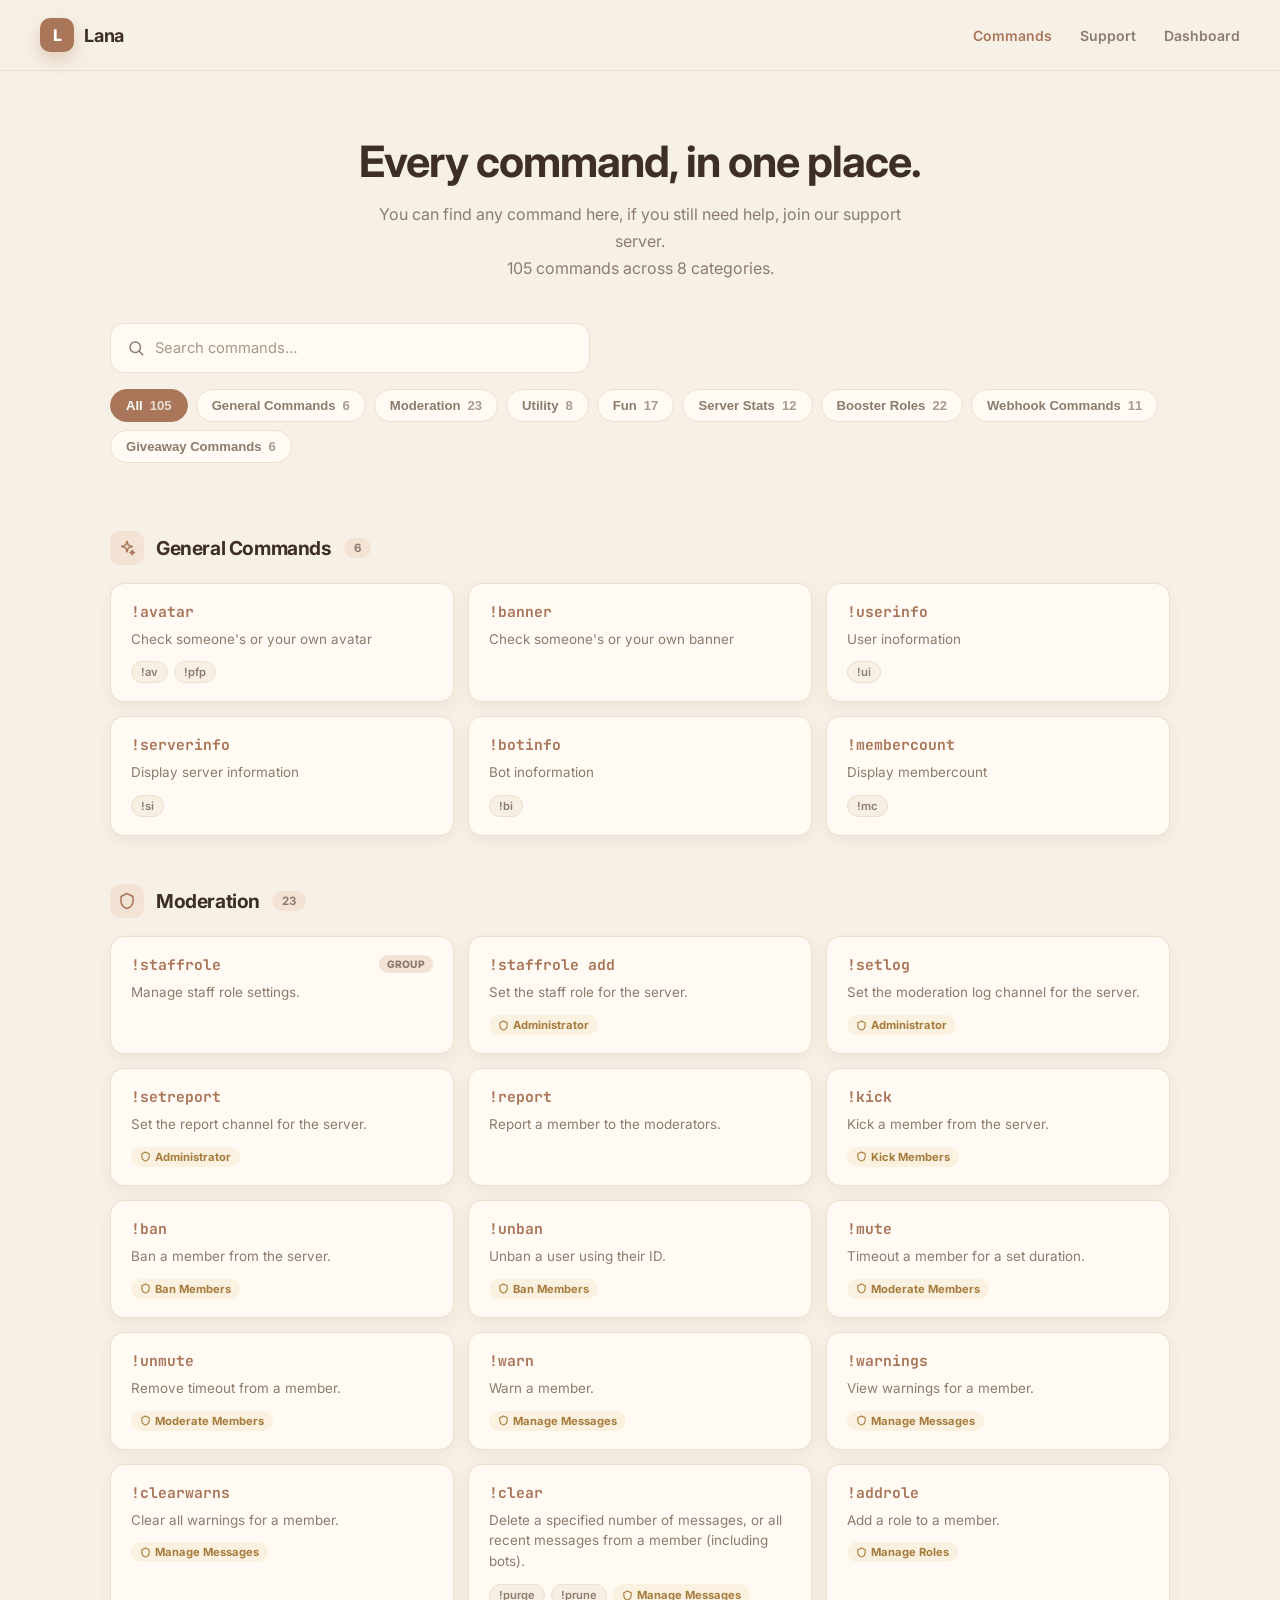
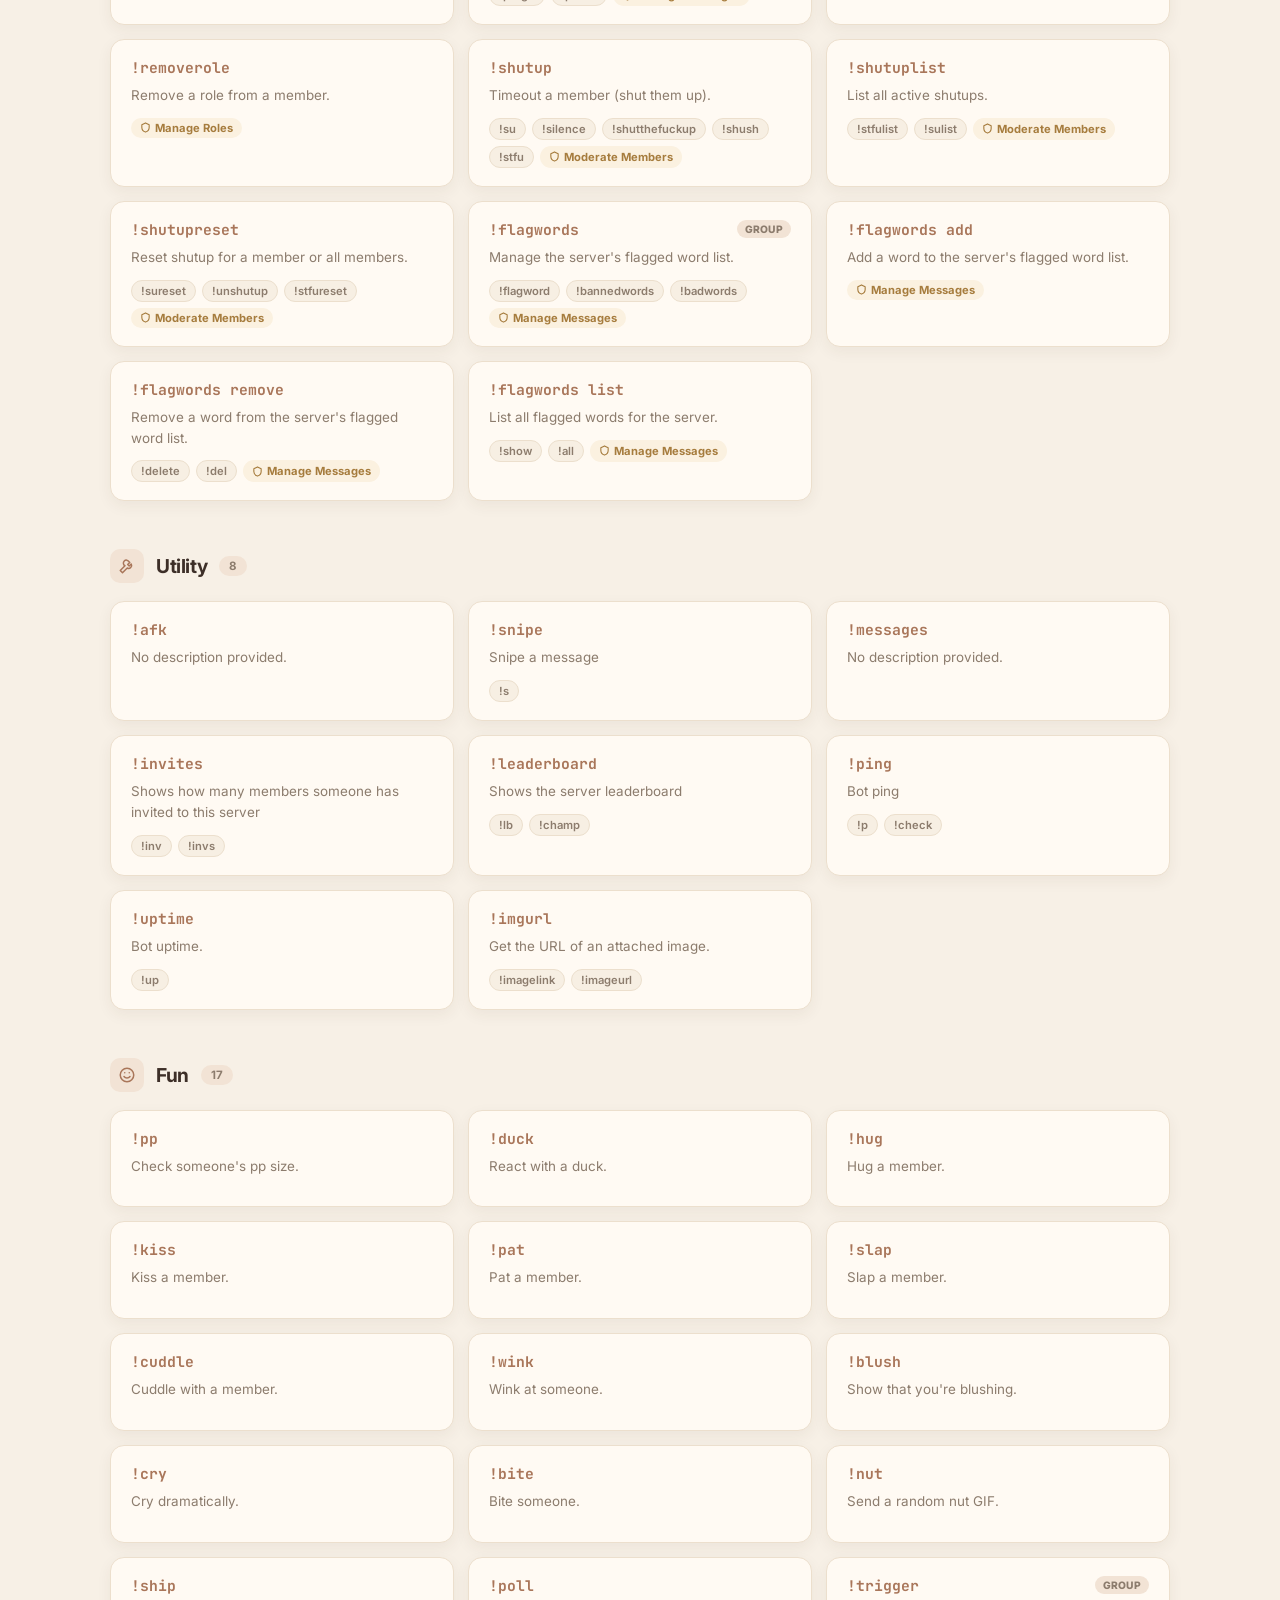
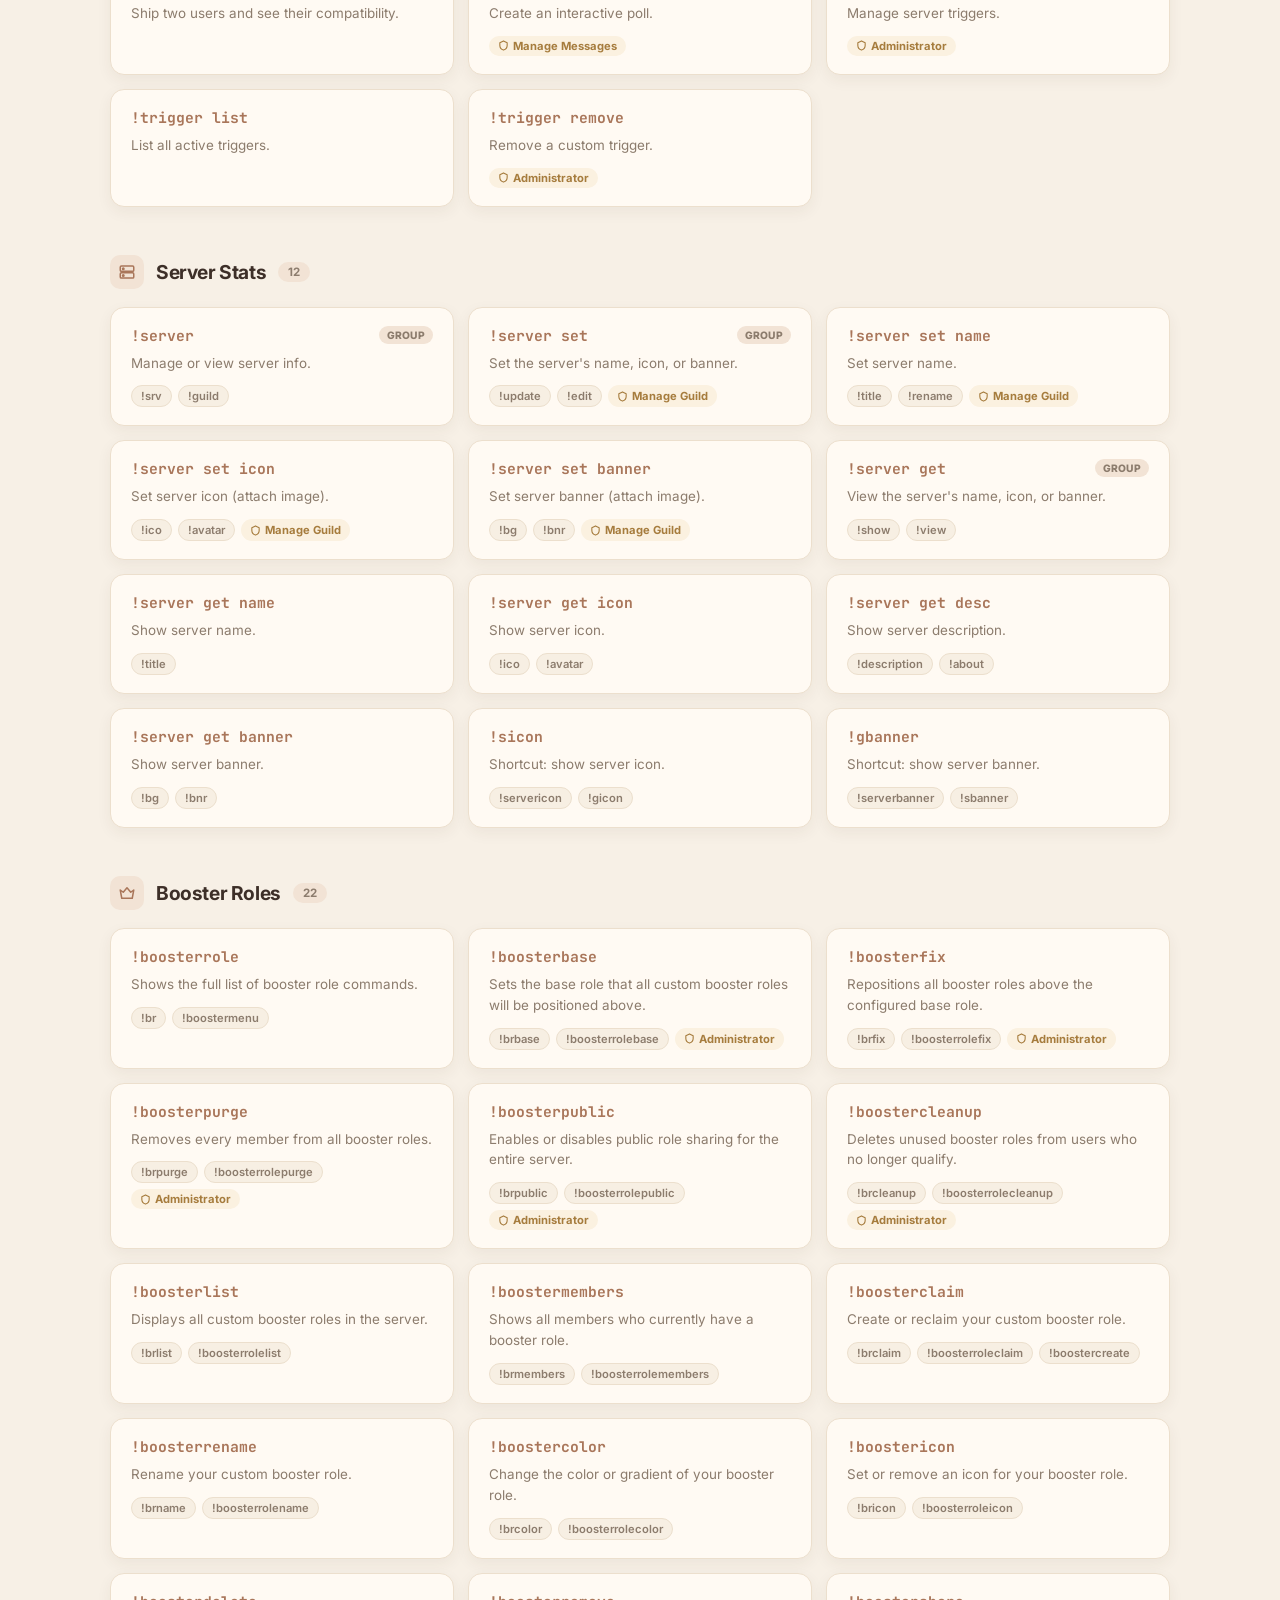
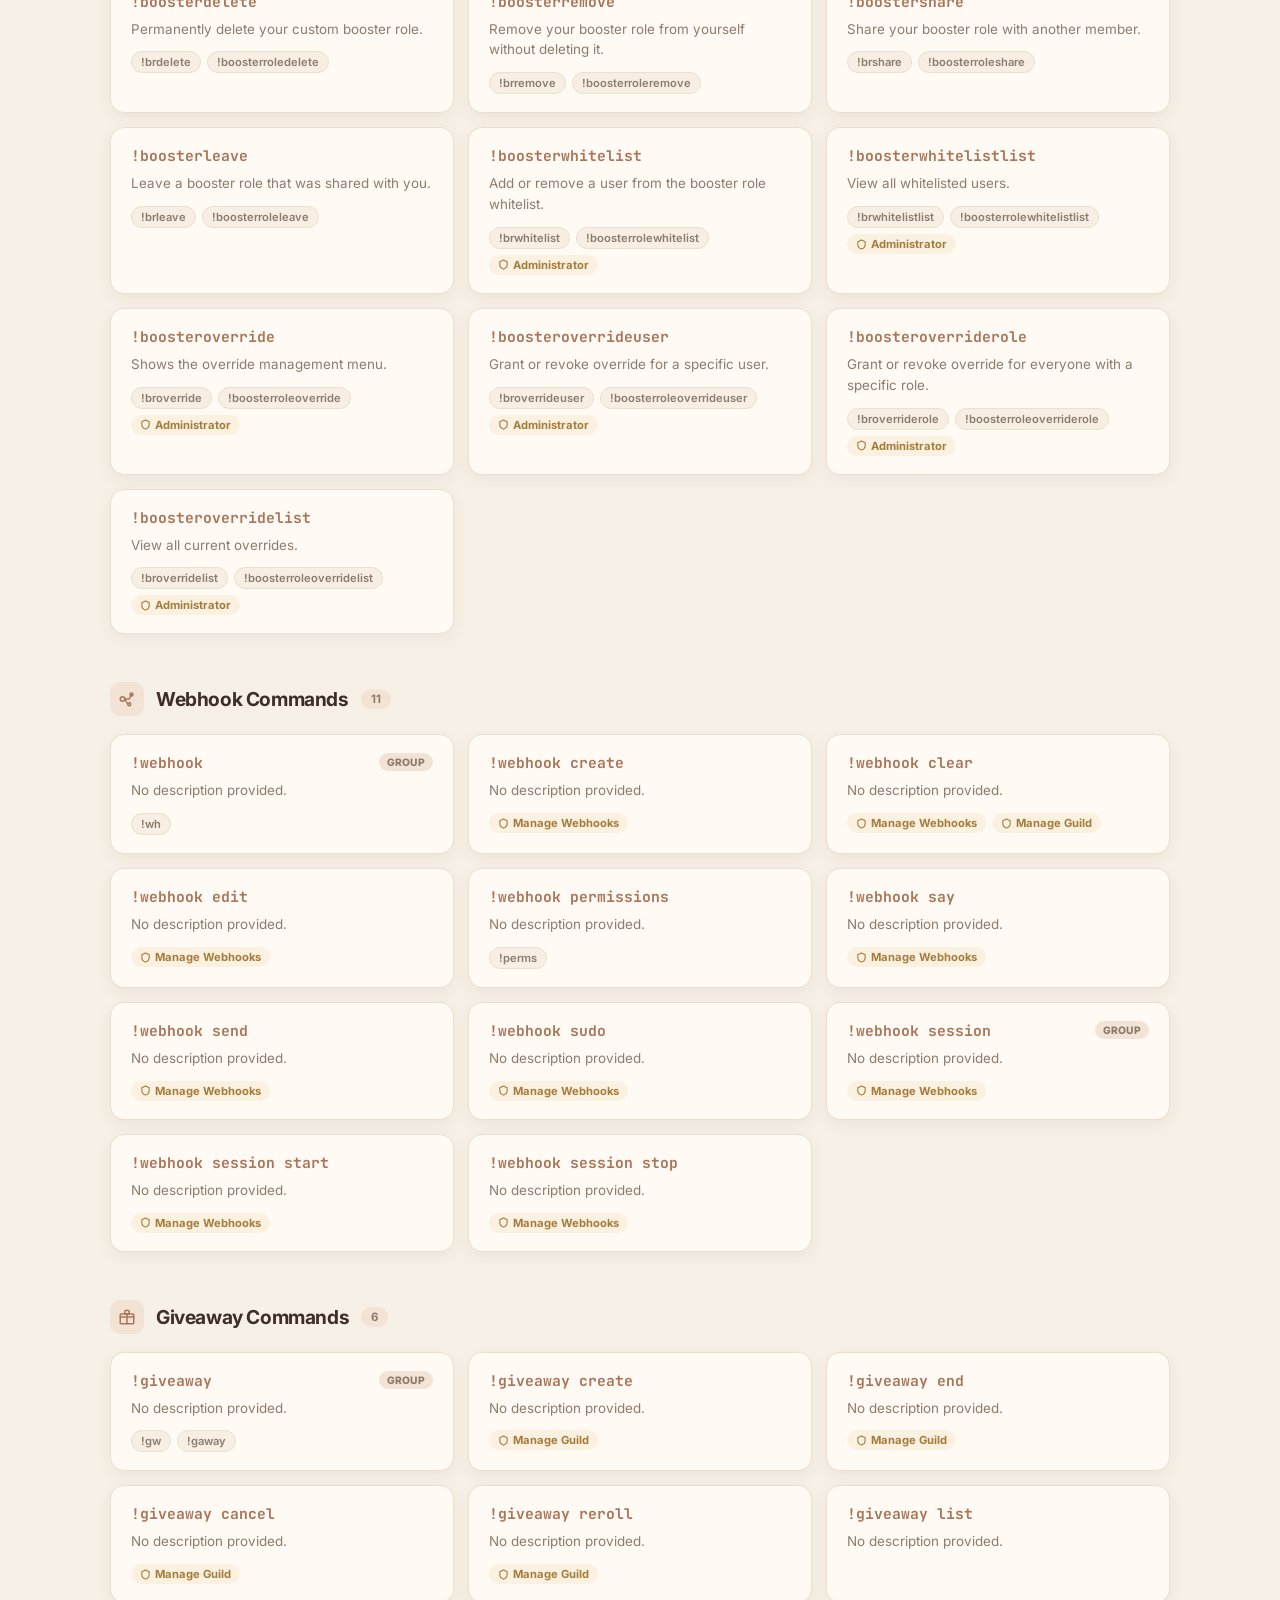
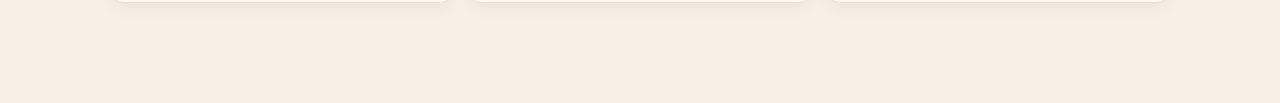
<file: commands/index.html>
<!doctype html>
<html lang="en">
  <head>
    <meta charset="UTF-8" />
    <meta name="viewport" content="width=device-width, initial-scale=1.0" />
    <title>Commands — Lana</title>
    <link rel="preconnect" href="https://fonts.googleapis.com" />
    <link rel="preconnect" href="https://fonts.gstatic.com" crossorigin />
    <link
      href="https://fonts.googleapis.com/css2?family=Inter:wght@400;500;600;700;800&family=JetBrains+Mono:wght@500;700&display=swap"
      rel="stylesheet"
    />
    <link rel="stylesheet" href="../css/commands.css" />
  </head>
  <body>
    <header class="topbar">
      <a class="brand" href="../index.html">
        <span class="brand-mark">L</span>
        <span class="brand-name">Lana</span>
      </a>
      <nav class="top-nav">
        <a href="index.html" class="active">Commands</a>
        <a href="../support/index.html">Support</a>
        <a href="../dashboard/index.html">Dashboard</a>
      </nav>
    </header>

    <main>
      <div class="commands-header">
        <h1>Every command, in one place.</h1>
        <p>
          You can find any command here, if you still need help, join our
          support server.
        </p>
        <p class="commands-meta" id="commands-meta"></p>
      </div>

      <div class="commands-controls">
        <div class="search-field">
          <svg
            width="18"
            height="18"
            viewBox="0 0 24 24"
            fill="none"
            stroke="currentColor"
            stroke-width="2"
            stroke-linecap="round"
            stroke-linejoin="round"
          >
            <circle cx="11" cy="11" r="7" />
            <path d="M21 21l-4.3-4.3" />
          </svg>
          <input
            id="search-input"
            type="text"
            placeholder="Search commands…"
            autocomplete="off"
            spellcheck="false"
          />
        </div>
        <div class="category-pills" id="category-pills"></div>
      </div>

      <div class="commands-body" id="commands-body"></div>
    </main>

    <script src="../js/commands.js"></script>
  </body>
</html>
</file>
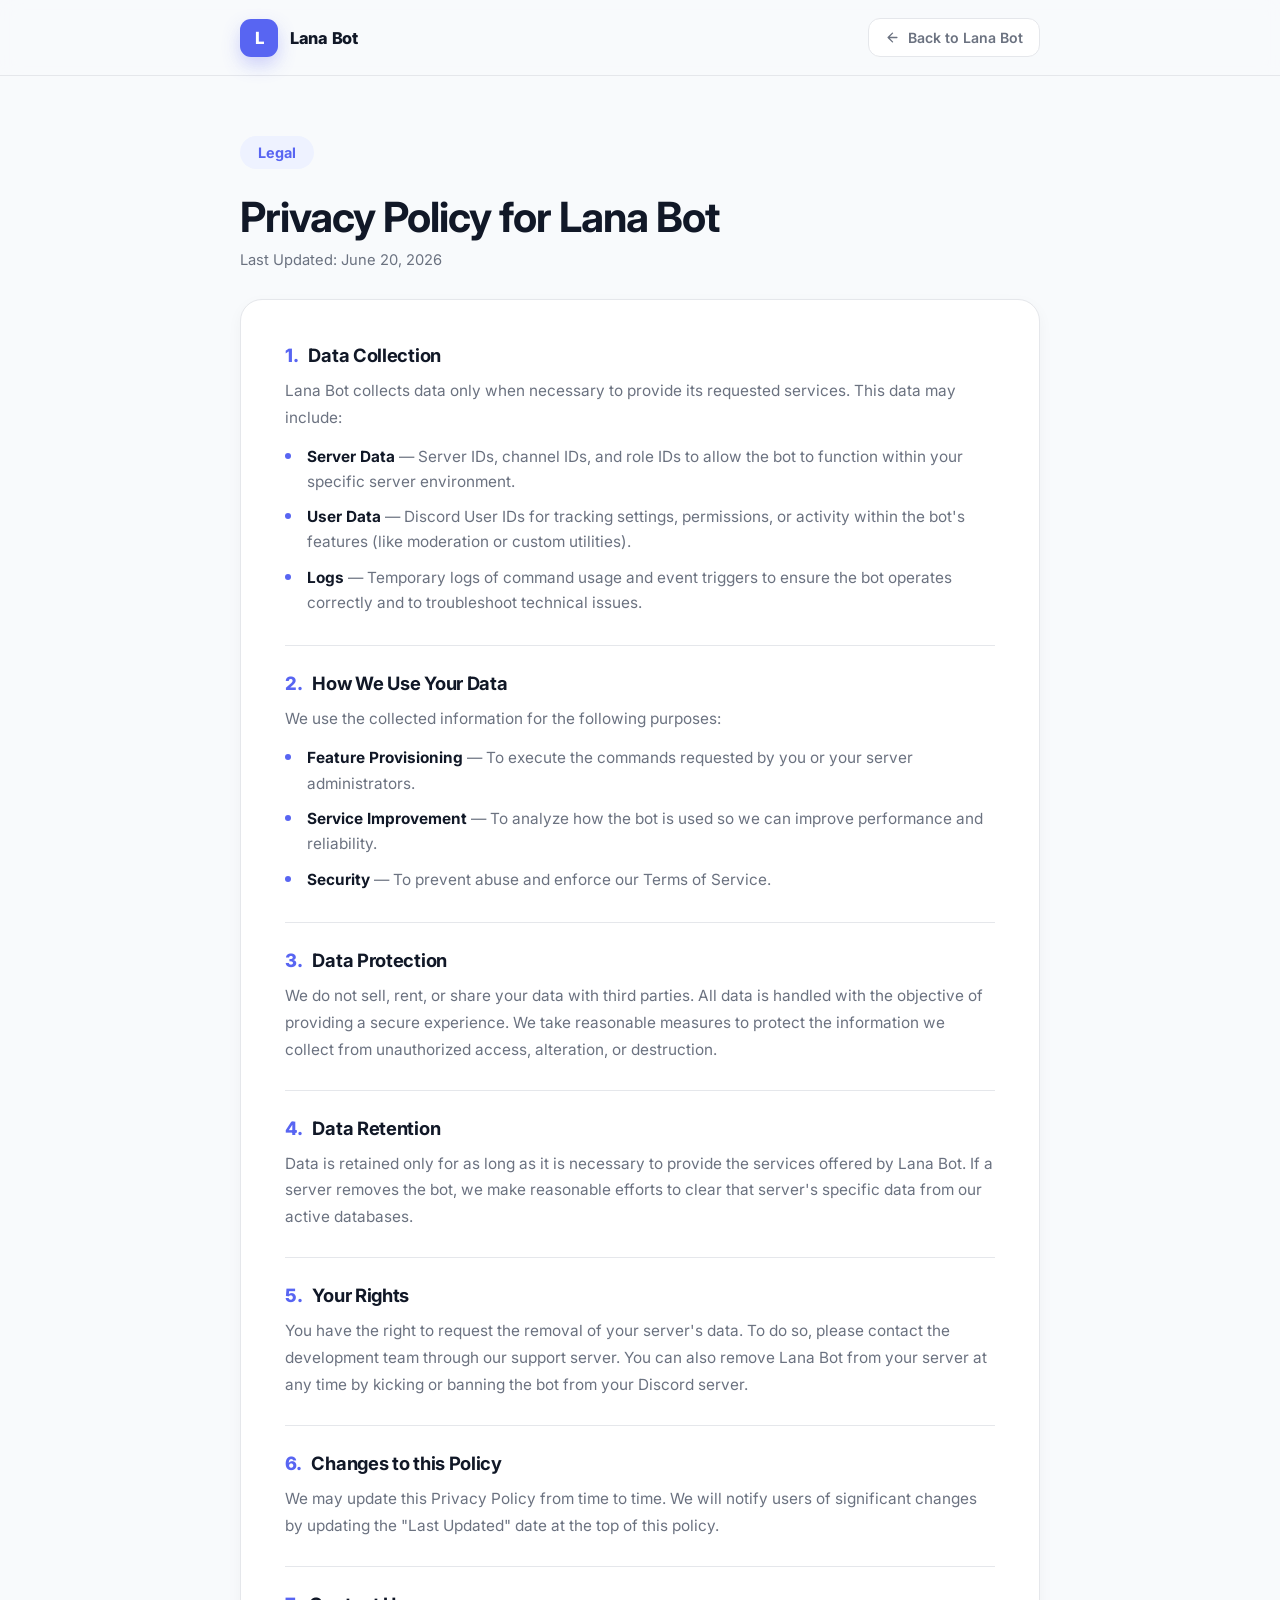
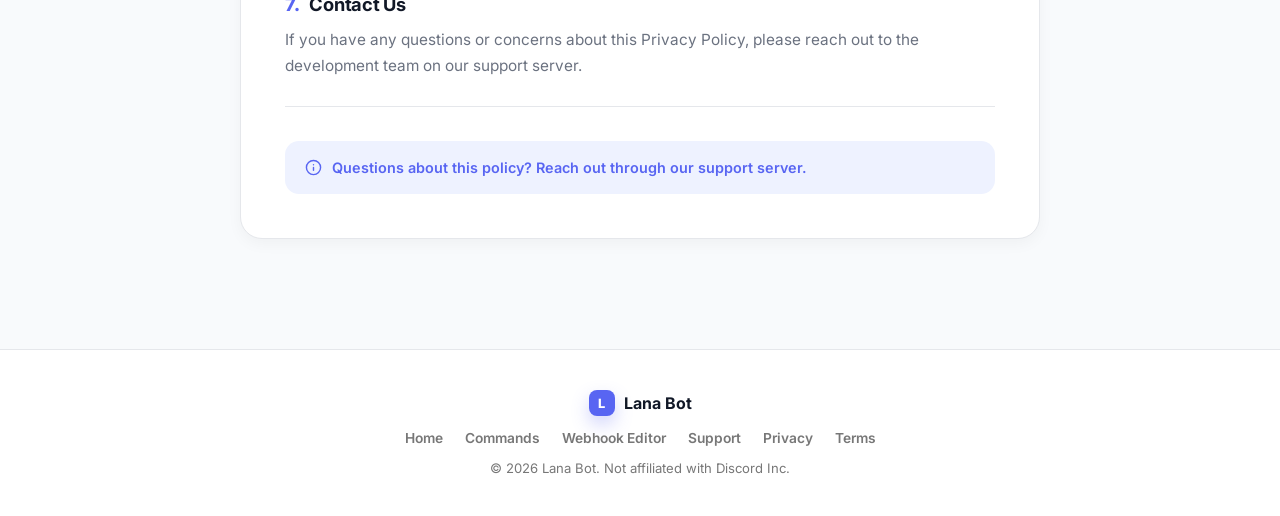
<file: privacy-policy/index.html>
<!doctype html>
<html lang="en">
  <head>
    <meta charset="UTF-8" />
    <meta name="viewport" content="width=device-width, initial-scale=1.0" />
    <title>Privacy Policy — Lana Bot</title>
    <style>
      @import url("https://fonts.googleapis.com/css2?family=Inter:wght@400;500;600;700;800&display=swap");

      :root {
        --primary: #5865f2;
        --primary-hover: #4752d6;
        --background: #f8fafc;
        --surface: #ffffff;
        --text: #111827;
        --text-light: #6b7280;
        --border: #e5e7eb;
        --shadow-sm: 0 5px 15px rgba(0, 0, 0, 0.04);
        --shadow-md: 0 15px 40px rgba(0, 0, 0, 0.08);
        --radius: 18px;
        --transition: 0.28s ease;
      }

      * {
        margin: 0;
        padding: 0;
        box-sizing: border-box;
      }
      html {
        scroll-behavior: smooth;
      }
      body {
        font-family: "Inter", sans-serif;
        background: var(--background);
        color: var(--text);
        -webkit-font-smoothing: antialiased;
      }
      a {
        text-decoration: none;
        color: inherit;
      }
      ::selection {
        background: #5865f2;
        color: white;
      }

      .container {
        width: min(800px, 92%);
        margin: auto;
      }

      .card {
        background: var(--surface);
        border: 1px solid var(--border);
        border-radius: 22px;
        box-shadow: var(--shadow-sm);
      }

      .badge {
        display: inline-flex;
        align-items: center;
        gap: 8px;
        padding: 8px 18px;
        border-radius: 999px;
        background: #eef2ff;
        color: var(--primary);
        font-size: 0.9rem;
        font-weight: 700;
      }

      /* header */
      .legal-header {
        border-bottom: 1px solid var(--border);
        background: rgba(248, 250, 252, 0.85);
        backdrop-filter: blur(10px);
        position: sticky;
        top: 0;
        z-index: 40;
        padding: 18px 0;
      }
      .legal-header-inner {
        display: flex;
        align-items: center;
        justify-content: space-between;
        gap: 16px;
      }
      .brand {
        display: flex;
        align-items: center;
        gap: 12px;
      }
      .brand-mark {
        width: 38px;
        height: 38px;
        border-radius: 11px;
        background: var(--primary);
        display: flex;
        align-items: center;
        justify-content: center;
        color: white;
        font-weight: 800;
        font-size: 1.05rem;
        box-shadow: 0 8px 18px rgba(88, 101, 242, 0.28);
      }
      .brand-name {
        font-weight: 800;
        font-size: 1.02rem;
        letter-spacing: -0.3px;
      }
      .back-link {
        display: inline-flex;
        align-items: center;
        gap: 8px;
        font-size: 0.88rem;
        font-weight: 600;
        color: var(--text-light);
        padding: 10px 16px;
        border-radius: 12px;
        border: 1px solid var(--border);
        background: white;
        transition: var(--transition);
      }
      .back-link:hover {
        color: var(--text);
        box-shadow: var(--shadow-sm);
        transform: translateY(-2px);
      }

      /* body */
      .legal-shell {
        padding: 60px 0 110px;
      }
      .legal-intro {
        margin-bottom: 30px;
      }
      .legal-intro .badge {
        margin-bottom: 16px;
      }
      h1 {
        font-size: clamp(2rem, 4vw, 2.6rem);
        letter-spacing: -1px;
        margin-top: 10px;
        line-height: 1.1;
      }
      .updated {
        color: var(--text-light);
        font-size: 0.92rem;
        margin-top: 10px;
      }

      .legal-card {
        padding: 44px;
      }
      .legal-section {
        padding: 26px 0;
        border-bottom: 1px solid var(--border);
      }
      .legal-section:first-child {
        padding-top: 0;
      }
      .legal-section:last-child {
        border-bottom: none;
        padding-bottom: 0;
      }
      .legal-section h2 {
        font-size: 1.15rem;
        letter-spacing: -0.3px;
        margin-bottom: 12px;
        display: flex;
        align-items: baseline;
        gap: 10px;
      }
      .legal-section h2 .num {
        color: var(--primary);
        font-weight: 800;
      }
      .legal-section p {
        color: var(--text-light);
        line-height: 1.75;
        font-size: 0.96rem;
        margin-bottom: 10px;
      }
      .legal-section p:last-child {
        margin-bottom: 0;
      }
      .legal-section ul {
        margin: 12px 0 4px;
        padding-left: 0;
        list-style: none;
        display: flex;
        flex-direction: column;
        gap: 10px;
      }
      .legal-section li {
        color: var(--text-light);
        line-height: 1.65;
        font-size: 0.96rem;
        padding-left: 22px;
        position: relative;
      }
      .legal-section li::before {
        content: "";
        position: absolute;
        left: 0;
        top: 9px;
        width: 6px;
        height: 6px;
        border-radius: 50%;
        background: var(--primary);
      }
      .legal-section li strong {
        color: var(--text);
        font-weight: 700;
      }

      .contact-note {
        margin-top: 34px;
        padding: 18px 20px;
        border-radius: 14px;
        background: #eef2ff;
        color: var(--primary);
        font-size: 0.9rem;
        font-weight: 600;
        display: flex;
        align-items: center;
        gap: 10px;
      }

      /* footer (site defaults) */
      footer {
        margin-top: 0;
        padding: 40px 0;
        border-top: 1px solid #e5e7eb;
        background: white;
      }
      .footer {
        text-align: center;
        color: #777;
      }
      .footer-inner {
        display: flex;
        flex-direction: column;
        align-items: center;
        gap: 14px;
      }
      .footer-links {
        display: flex;
        align-items: center;
        gap: 22px;
        flex-wrap: wrap;
        justify-content: center;
      }
      .footer-links a {
        font-size: 0.86rem;
        font-weight: 600;
        color: #777;
        transition: var(--transition);
      }
      .footer-links a:hover {
        color: var(--primary);
      }
      .footer-brand-row {
        display: flex;
        align-items: center;
        gap: 9px;
        font-weight: 700;
        color: var(--text);
      }
      .footer-brand-row .brand-mark {
        width: 26px;
        height: 26px;
        font-size: 0.8rem;
        border-radius: 8px;
      }
      .footer-fine {
        font-size: 0.82rem;
      }

      @media (max-width: 640px) {
        .legal-card {
          padding: 30px 22px;
        }
        .back-link span {
          display: none;
        }
      }
    </style>
  </head>
  <body>
    <div class="legal-header">
      <div class="container legal-header-inner">
        <a href="../index.html" class="brand">
          <div class="brand-mark">L</div>
          <span class="brand-name">Lana Bot</span>
        </a>
        <a href="../index.html" class="back-link">
          <svg
            width="15"
            height="15"
            viewBox="0 0 24 24"
            fill="none"
            stroke="currentColor"
            stroke-width="2.2"
            stroke-linecap="round"
            stroke-linejoin="round"
          >
            <path d="M19 12H5M12 19l-7-7 7-7" />
          </svg>
          <span>Back to Lana Bot</span>
        </a>
      </div>
    </div>

    <div class="legal-shell">
      <div class="container">
        <div class="legal-intro">
          <span class="badge">Legal</span>
          <h1>Privacy Policy for Lana Bot</h1>
          <p class="updated">Last Updated: June 20, 2026</p>
        </div>

        <div class="card legal-card">
          <div class="legal-section">
            <h2><span class="num">1.</span> Data Collection</h2>
            <p>
              Lana Bot collects data only when necessary to provide its
              requested services. This data may include:
            </p>
            <ul>
              <li>
                <strong>Server Data</strong> — Server IDs, channel IDs, and role
                IDs to allow the bot to function within your specific server
                environment.
              </li>
              <li>
                <strong>User Data</strong> — Discord User IDs for tracking
                settings, permissions, or activity within the bot's features
                (like moderation or custom utilities).
              </li>
              <li>
                <strong>Logs</strong> — Temporary logs of command usage and
                event triggers to ensure the bot operates correctly and to
                troubleshoot technical issues.
              </li>
            </ul>
          </div>

          <div class="legal-section">
            <h2><span class="num">2.</span> How We Use Your Data</h2>
            <p>We use the collected information for the following purposes:</p>
            <ul>
              <li>
                <strong>Feature Provisioning</strong> — To execute the commands
                requested by you or your server administrators.
              </li>
              <li>
                <strong>Service Improvement</strong> — To analyze how the bot is
                used so we can improve performance and reliability.
              </li>
              <li>
                <strong>Security</strong> — To prevent abuse and enforce our
                Terms of Service.
              </li>
            </ul>
          </div>

          <div class="legal-section">
            <h2><span class="num">3.</span> Data Protection</h2>
            <p>
              We do not sell, rent, or share your data with third parties. All
              data is handled with the objective of providing a secure
              experience. We take reasonable measures to protect the information
              we collect from unauthorized access, alteration, or destruction.
            </p>
          </div>

          <div class="legal-section">
            <h2><span class="num">4.</span> Data Retention</h2>
            <p>
              Data is retained only for as long as it is necessary to provide
              the services offered by Lana Bot. If a server removes the bot, we
              make reasonable efforts to clear that server's specific data from
              our active databases.
            </p>
          </div>

          <div class="legal-section">
            <h2><span class="num">5.</span> Your Rights</h2>
            <p>
              You have the right to request the removal of your server's data.
              To do so, please contact the development team through our support
              server. You can also remove Lana Bot from your server at any time
              by kicking or banning the bot from your Discord server.
            </p>
          </div>

          <div class="legal-section">
            <h2><span class="num">6.</span> Changes to this Policy</h2>
            <p>
              We may update this Privacy Policy from time to time. We will
              notify users of significant changes by updating the "Last Updated"
              date at the top of this policy.
            </p>
          </div>

          <div class="legal-section">
            <h2><span class="num">7.</span> Contact Us</h2>
            <p>
              If you have any questions or concerns about this Privacy Policy,
              please reach out to the development team on our support server.
            </p>
          </div>

          <div class="contact-note">
            <svg
              width="17"
              height="17"
              viewBox="0 0 24 24"
              fill="none"
              stroke="currentColor"
              stroke-width="2"
              stroke-linecap="round"
              stroke-linejoin="round"
            >
              <circle cx="12" cy="12" r="10" />
              <path d="M12 16v-4M12 8h.01" />
            </svg>
            Questions about this policy? Reach out through our support server.
          </div>
        </div>
      </div>
    </div>

    <footer class="footer">
      <div class="container footer-inner">
        <div class="footer-brand-row">
          <div class="brand-mark">L</div>
          <span>Lana Bot</span>
        </div>
        <div class="footer-links">
          <a href="../index.html">Home</a>
          <a href="../commands/index.html">Commands</a>
          <a href="../webhook/index.html">Webhook Editor</a>
          <a href="../support/index.html">Support</a>
          <a href="../privacy/index.html">Privacy</a>
          <a href="../terms/index.html">Terms</a>
        </div>
        <div class="footer-fine">
          © 2026 Lana Bot. Not affiliated with Discord Inc.
        </div>
      </div>
    </footer>
  </body>
</html>
</file>
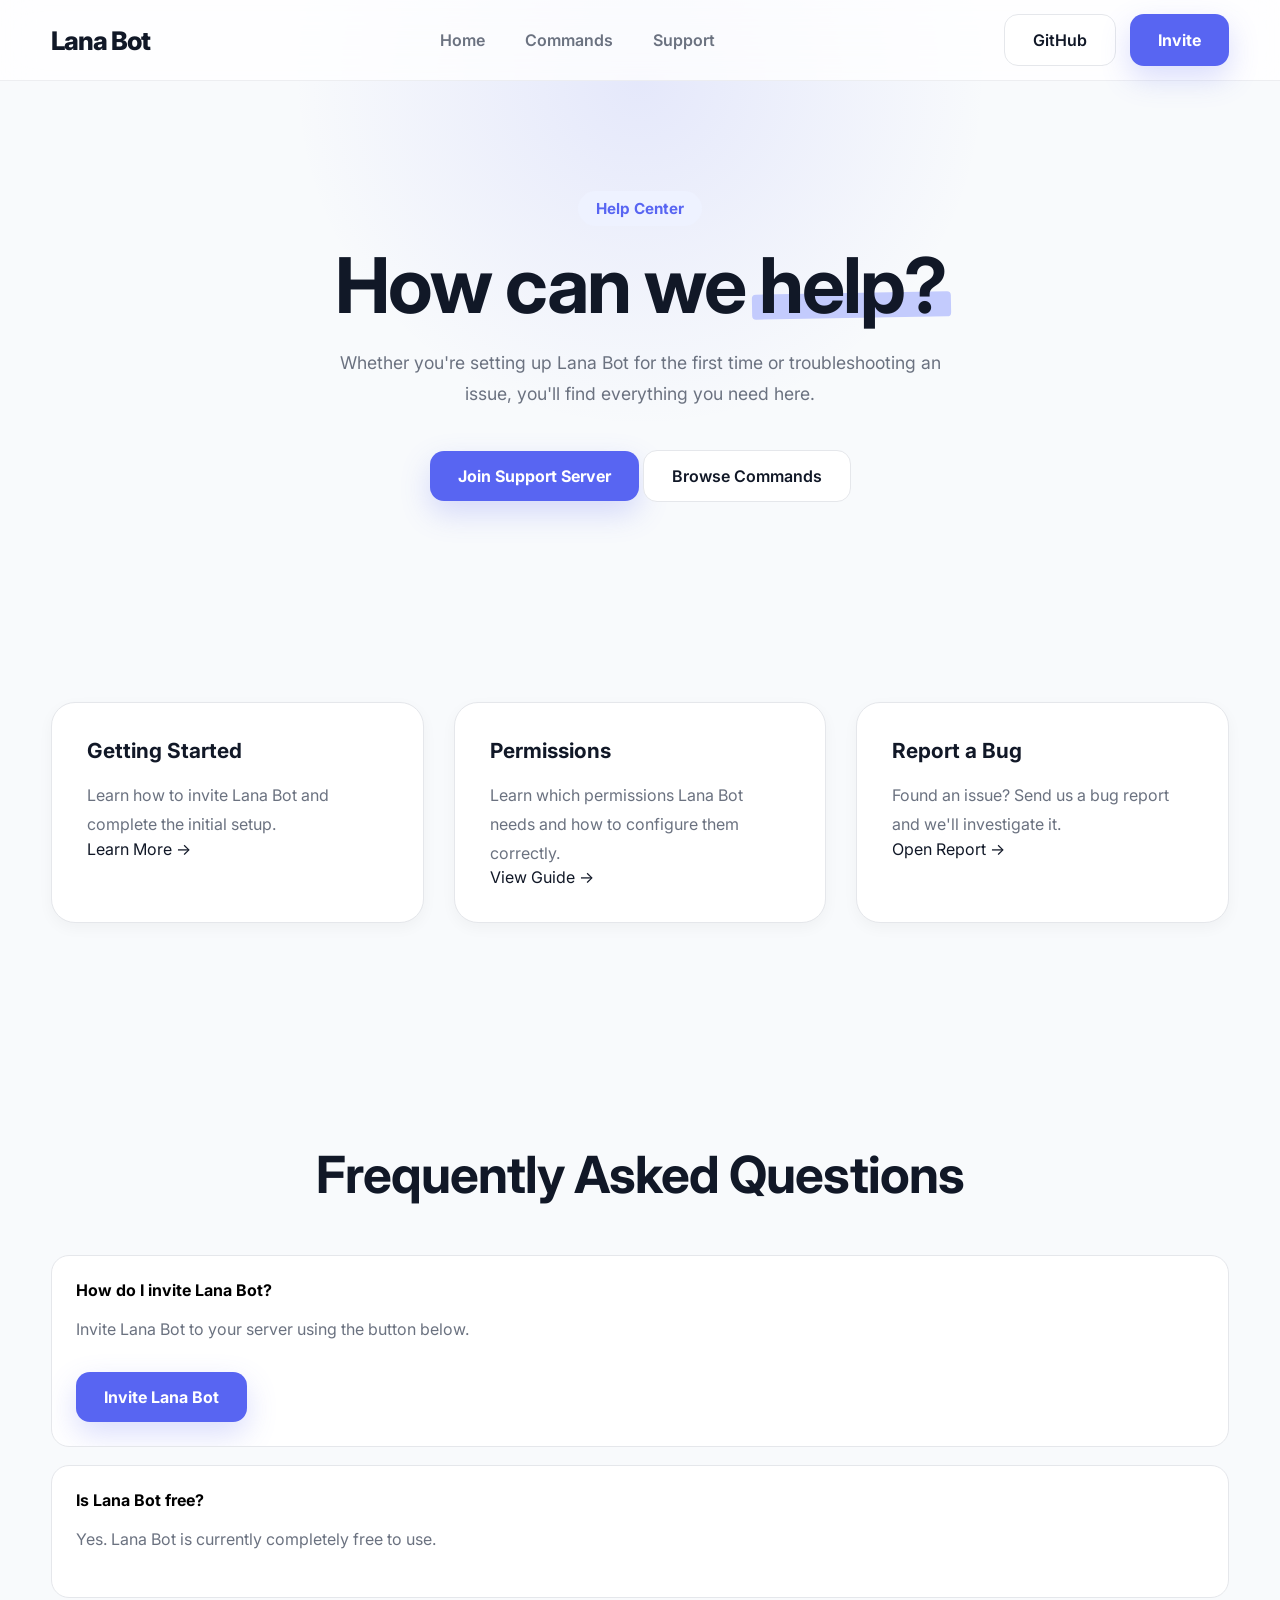
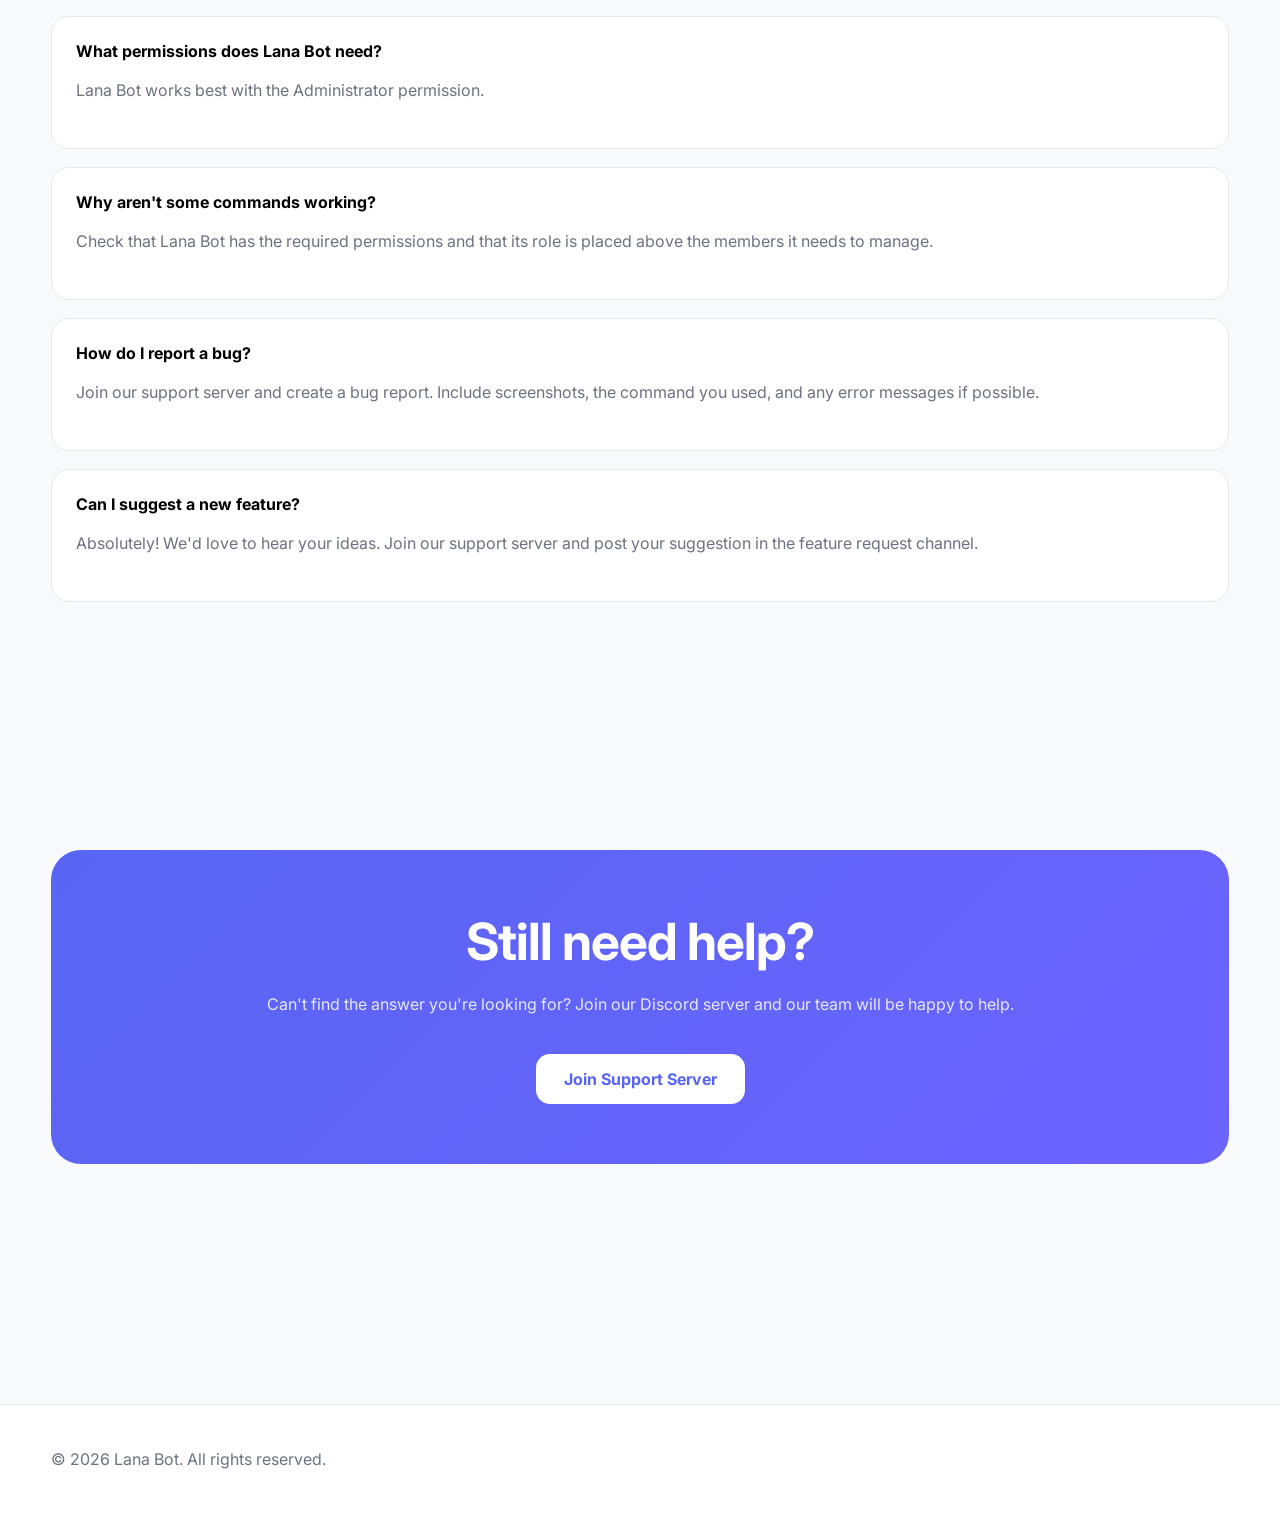
<file: support/index.html>
<!doctype html>
<html lang="en">
  <head>
    <meta charset="UTF-8" />
    <meta name="viewport" content="width=device-width, initial-scale=1.0" />

    <title>Support — Lana Bot</title>

    <link rel="icon" href="../favicon.ico" />

    <link rel="stylesheet" href="../css/globals.css" />
    <link rel="stylesheet" href="../css/navbar.css" />
    <link rel="stylesheet" href="../css/support.css" />
    <link rel="stylesheet" href="../css/footer.css" />

    <script defer src="../js/app.js"></script>
  </head>

  <body>
    <header>
      <div class="container navbar">
        <a href="/bot-site/" class="logo">Lana Bot</a>
        <nav class="desktop-nav">
          <a href="../">Home</a>
          <a href="../commands/">Commands</a>
          <a href="./">Support</a>
        </nav>

        <div class="desktop-buttons">
          <a
            href="https://github.com/bluenotthecolor"
            class="secondary-btn"
            target="_blank"
            rel="noopener noreferrer"
          >
            GitHub
          </a>

          <a
            href="https://discord.com/oauth2/authorize?client_id=1518226820330291346"
            class="primary-btn"
            target="_blank"
            rel="noopener noreferrer"
          >
            Invite
          </a>
        </div>

        <button class="menu-btn" id="menuBtn">
          <svg width="26" height="26" viewBox="0 0 24 24" fill="none">
            <path
              d="M4 7H20"
              stroke="currentColor"
              stroke-width="2"
              stroke-linecap="round"
            />

            <path
              d="M4 12H20"
              stroke="currentColor"
              stroke-width="2"
              stroke-linecap="round"
            />

            <path
              d="M4 17H20"
              stroke="currentColor"
              stroke-width="2"
              stroke-linecap="round"
            />
          </svg>
        </button>
      </div>
    </header>

    <div class="overlay" id="overlay"></div>

    <aside class="mobile-menu" id="mobileMenu">
      <div class="mobile-header">
        <h2>Lana Bot</h2>

        <button id="closeBtn">✕</button>
      </div>

      <nav class="mobile-nav">
        <a href="../">Home</a>
        <a href="../commands/">Commands</a>
        <a href="./">Support</a>

        <a
          href="https://github.com/bluenotthecolor"
          target="_blank"
          rel="noopener noreferrer"
        >
          GitHub
        </a>
      </nav>

      <div class="mobile-bottom">
        <a
          href="https://discord.com/oauth2/authorize?client_id=1518226820330291346"
          class="primary-btn"
          target="_blank"
          rel="noopener noreferrer"
        >
          Invite Bot
        </a>
      </div>
    </aside>

    <main>
      <section class="support-hero">
        <div class="container">
          <span class="badge"> Help Center </span>

          <h1>How can we <span class="highlight">help?</span></h1>

          <p>
            Whether you're setting up Lana Bot for the first time or
            troubleshooting an issue, you'll find everything you need here.
          </p>

          <div class="hero-buttons">
            <a
              href="https://discord.gg/B4SuQfKBTf"
              class="primary-btn"
              target="_blank"
              rel="noopener noreferrer"
            >
              Join Support Server
            </a>

            <a href="../commands/" class="secondary-btn"> Browse Commands </a>
          </div>
        </div>
      </section>

      <section class="help-grid">
        <div class="container cards">
          <a href="#" class="card help-card">
            <h3>Getting Started</h3>

            <p>Learn how to invite Lana Bot and complete the initial setup.</p>

            <span> Learn More → </span>
          </a>

          <a href="#" class="card help-card">
            <h3>Permissions</h3>

            <p>
              Learn which permissions Lana Bot needs and how to configure them
              correctly.
            </p>

            <span> View Guide → </span>
          </a>

          <a href="#" class="card help-card">
            <h3>Report a Bug</h3>

            <p>
              Found an issue? Send us a bug report and we'll investigate it.
            </p>

            <span> Open Report → </span>
          </a>
        </div>
      </section>

      <section class="faq">
        <div class="container">
          <h2>Frequently Asked Questions</h2>

          <div class="faq-item">
            <button>How do I invite Lana Bot?</button>

            <p>Invite Lana Bot to your server using the button below.</p>

            <a
              href="https://discord.com/oauth2/authorize?client_id=1518226820330291346"
              class="primary-btn faq-btn"
              target="_blank"
              rel="noopener noreferrer"
            >
              Invite Lana Bot
            </a>
          </div>

          <div class="faq-item">
            <button>Is Lana Bot free?</button>

            <p>Yes. Lana Bot is currently completely free to use.</p>
          </div>

          <div class="faq-item">
            <button>What permissions does Lana Bot need?</button>

            <p>Lana Bot works best with the Administrator permission.</p>
          </div>

          <div class="faq-item">
            <button>Why aren't some commands working?</button>

            <p>
              Check that Lana Bot has the required permissions and that its role
              is placed above the members it needs to manage.
            </p>
          </div>

          <div class="faq-item">
            <button>How do I report a bug?</button>

            <p>
              Join our support server and create a bug report. Include
              screenshots, the command you used, and any error messages if
              possible.
            </p>
          </div>

          <div class="faq-item">
            <button>Can I suggest a new feature?</button>

            <p>
              Absolutely! We'd love to hear your ideas. Join our support server
              and post your suggestion in the feature request channel.
            </p>
          </div>
        </div>
      </section>

      <section class="support-cta">
        <div class="container">
          <div class="cta-box">
            <h2>Still need help?</h2>

            <p>
              Can't find the answer you're looking for? Join our Discord server
              and our team will be happy to help.
            </p>

            <a
              href="https://discord.gg/B4SuQfKBTf"
              class="primary-btn"
              target="_blank"
              rel="noopener noreferrer"
            >
              Join Support Server
            </a>
          </div>
        </div>
      </section>
    </main>

    <footer>
      <div class="container">
        <p>© 2026 Lana Bot. All rights reserved.</p>
      </div>
    </footer>
  </body>
</html>
</file>
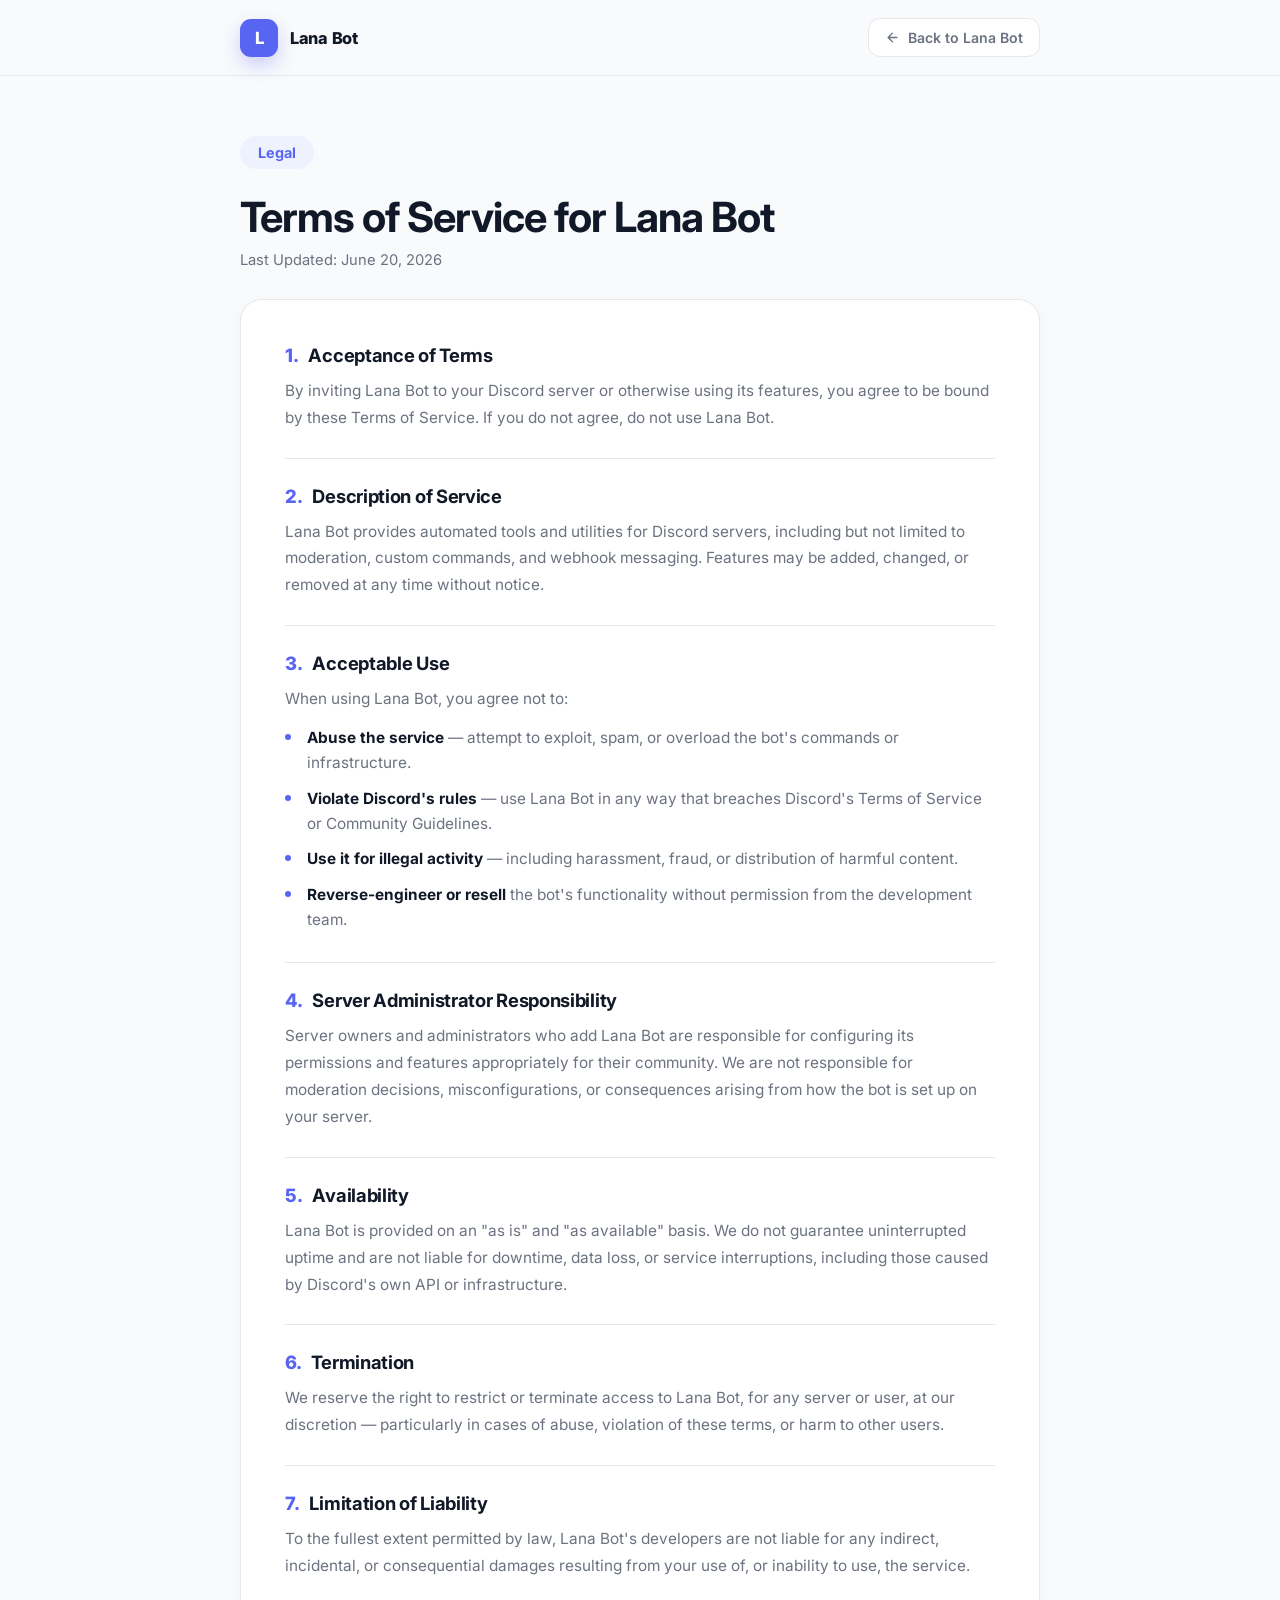
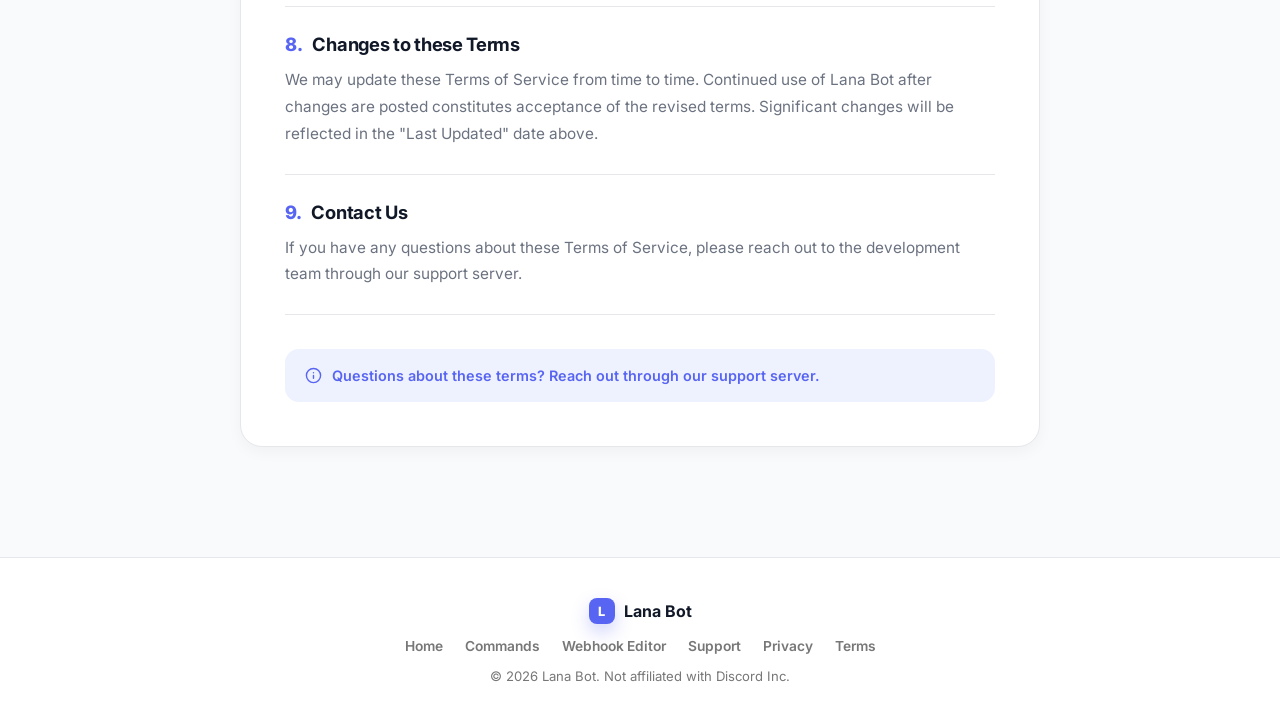
<file: ToS/index.html>
<!doctype html>
<html lang="en">
  <head>
    <meta charset="UTF-8" />
    <meta name="viewport" content="width=device-width, initial-scale=1.0" />
    <title>Terms of Service — Lana Bot</title>
    <style>
      @import url("https://fonts.googleapis.com/css2?family=Inter:wght@400;500;600;700;800&display=swap");

      :root {
        --primary: #5865f2;
        --primary-hover: #4752d6;
        --background: #f8fafc;
        --surface: #ffffff;
        --text: #111827;
        --text-light: #6b7280;
        --border: #e5e7eb;
        --shadow-sm: 0 5px 15px rgba(0, 0, 0, 0.04);
        --shadow-md: 0 15px 40px rgba(0, 0, 0, 0.08);
        --radius: 18px;
        --transition: 0.28s ease;
        --warn-bg: #fffbeb;
        --warn-text: #b45309;
        --warn-border: #fde68a;
      }

      * {
        margin: 0;
        padding: 0;
        box-sizing: border-box;
      }
      html {
        scroll-behavior: smooth;
      }
      body {
        font-family: "Inter", sans-serif;
        background: var(--background);
        color: var(--text);
        -webkit-font-smoothing: antialiased;
      }
      a {
        text-decoration: none;
        color: inherit;
      }
      ::selection {
        background: #5865f2;
        color: white;
      }

      .container {
        width: min(800px, 92%);
        margin: auto;
      }

      .card {
        background: var(--surface);
        border: 1px solid var(--border);
        border-radius: 22px;
        box-shadow: var(--shadow-sm);
      }

      .badge {
        display: inline-flex;
        align-items: center;
        gap: 8px;
        padding: 8px 18px;
        border-radius: 999px;
        background: #eef2ff;
        color: var(--primary);
        font-size: 0.9rem;
        font-weight: 700;
      }

      /* header */
      .legal-header {
        border-bottom: 1px solid var(--border);
        background: rgba(248, 250, 252, 0.85);
        backdrop-filter: blur(10px);
        position: sticky;
        top: 0;
        z-index: 40;
        padding: 18px 0;
      }
      .legal-header-inner {
        display: flex;
        align-items: center;
        justify-content: space-between;
        gap: 16px;
      }
      .brand {
        display: flex;
        align-items: center;
        gap: 12px;
      }
      .brand-mark {
        width: 38px;
        height: 38px;
        border-radius: 11px;
        background: var(--primary);
        display: flex;
        align-items: center;
        justify-content: center;
        color: white;
        font-weight: 800;
        font-size: 1.05rem;
        box-shadow: 0 8px 18px rgba(88, 101, 242, 0.28);
      }
      .brand-name {
        font-weight: 800;
        font-size: 1.02rem;
        letter-spacing: -0.3px;
      }
      .back-link {
        display: inline-flex;
        align-items: center;
        gap: 8px;
        font-size: 0.88rem;
        font-weight: 600;
        color: var(--text-light);
        padding: 10px 16px;
        border-radius: 12px;
        border: 1px solid var(--border);
        background: white;
        transition: var(--transition);
      }
      .back-link:hover {
        color: var(--text);
        box-shadow: var(--shadow-sm);
        transform: translateY(-2px);
      }

      /* body */
      .legal-shell {
        padding: 60px 0 110px;
      }
      .legal-intro {
        margin-bottom: 30px;
      }
      .legal-intro .badge {
        margin-bottom: 16px;
      }
      h1 {
        font-size: clamp(2rem, 4vw, 2.6rem);
        letter-spacing: -1px;
        margin-top: 10px;
        line-height: 1.1;
      }
      .updated {
        color: var(--text-light);
        font-size: 0.92rem;
        margin-top: 10px;
      }

      .draft-notice {
        display: flex;
        gap: 12px;
        align-items: flex-start;
        background: var(--warn-bg);
        border: 1px solid var(--warn-border);
        color: var(--warn-text);
        border-radius: 14px;
        padding: 16px 18px;
        margin-bottom: 28px;
        font-size: 0.88rem;
        line-height: 1.6;
      }
      .draft-notice svg {
        flex-shrink: 0;
        margin-top: 2px;
      }
      .draft-notice strong {
        display: block;
        margin-bottom: 3px;
        font-size: 0.9rem;
      }

      .legal-card {
        padding: 44px;
      }
      .legal-section {
        padding: 26px 0;
        border-bottom: 1px solid var(--border);
      }
      .legal-section:first-child {
        padding-top: 0;
      }
      .legal-section:last-child {
        border-bottom: none;
        padding-bottom: 0;
      }
      .legal-section h2 {
        font-size: 1.15rem;
        letter-spacing: -0.3px;
        margin-bottom: 12px;
        display: flex;
        align-items: baseline;
        gap: 10px;
      }
      .legal-section h2 .num {
        color: var(--primary);
        font-weight: 800;
      }
      .legal-section p {
        color: var(--text-light);
        line-height: 1.75;
        font-size: 0.96rem;
        margin-bottom: 10px;
      }
      .legal-section p:last-child {
        margin-bottom: 0;
      }
      .legal-section ul {
        margin: 12px 0 4px;
        padding-left: 0;
        list-style: none;
        display: flex;
        flex-direction: column;
        gap: 10px;
      }
      .legal-section li {
        color: var(--text-light);
        line-height: 1.65;
        font-size: 0.96rem;
        padding-left: 22px;
        position: relative;
      }
      .legal-section li::before {
        content: "";
        position: absolute;
        left: 0;
        top: 9px;
        width: 6px;
        height: 6px;
        border-radius: 50%;
        background: var(--primary);
      }
      .legal-section li strong {
        color: var(--text);
        font-weight: 700;
      }

      .contact-note {
        margin-top: 34px;
        padding: 18px 20px;
        border-radius: 14px;
        background: #eef2ff;
        color: var(--primary);
        font-size: 0.9rem;
        font-weight: 600;
        display: flex;
        align-items: center;
        gap: 10px;
      }

      /* footer (site defaults) */
      footer {
        margin-top: 0;
        padding: 40px 0;
        border-top: 1px solid #e5e7eb;
        background: white;
      }
      .footer {
        text-align: center;
        color: #777;
      }
      .footer-inner {
        display: flex;
        flex-direction: column;
        align-items: center;
        gap: 14px;
      }
      .footer-links {
        display: flex;
        align-items: center;
        gap: 22px;
        flex-wrap: wrap;
        justify-content: center;
      }
      .footer-links a {
        font-size: 0.86rem;
        font-weight: 600;
        color: #777;
        transition: var(--transition);
      }
      .footer-links a:hover {
        color: var(--primary);
      }
      .footer-brand-row {
        display: flex;
        align-items: center;
        gap: 9px;
        font-weight: 700;
        color: var(--text);
      }
      .footer-brand-row .brand-mark {
        width: 26px;
        height: 26px;
        font-size: 0.8rem;
        border-radius: 8px;
      }
      .footer-fine {
        font-size: 0.82rem;
      }

      @media (max-width: 640px) {
        .legal-card {
          padding: 30px 22px;
        }
        .back-link span {
          display: none;
        }
      }
    </style>
  </head>
  <body>
    <div class="legal-header">
      <div class="container legal-header-inner">
        <a href="../index.html" class="brand">
          <div class="brand-mark">L</div>
          <span class="brand-name">Lana Bot</span>
        </a>
        <a href="../index.html" class="back-link">
          <svg
            width="15"
            height="15"
            viewBox="0 0 24 24"
            fill="none"
            stroke="currentColor"
            stroke-width="2.2"
            stroke-linecap="round"
            stroke-linejoin="round"
          >
            <path d="M19 12H5M12 19l-7-7 7-7" />
          </svg>
          <span>Back to Lana Bot</span>
        </a>
      </div>
    </div>

    <div class="legal-shell">
      <div class="container">
        <div class="legal-intro">
          <span class="badge">Legal</span>
          <h1>Terms of Service for Lana Bot</h1>
          <p class="updated">Last Updated: June 20, 2026</p>
        </div>

        <div class="card legal-card">
          <div class="legal-section">
            <h2><span class="num">1.</span> Acceptance of Terms</h2>
            <p>
              By inviting Lana Bot to your Discord server or otherwise using its
              features, you agree to be bound by these Terms of Service. If you
              do not agree, do not use Lana Bot.
            </p>
          </div>

          <div class="legal-section">
            <h2><span class="num">2.</span> Description of Service</h2>
            <p>
              Lana Bot provides automated tools and utilities for Discord
              servers, including but not limited to moderation, custom commands,
              and webhook messaging. Features may be added, changed, or removed
              at any time without notice.
            </p>
          </div>

          <div class="legal-section">
            <h2><span class="num">3.</span> Acceptable Use</h2>
            <p>When using Lana Bot, you agree not to:</p>
            <ul>
              <li>
                <strong>Abuse the service</strong> — attempt to exploit, spam,
                or overload the bot's commands or infrastructure.
              </li>
              <li>
                <strong>Violate Discord's rules</strong> — use Lana Bot in any
                way that breaches Discord's Terms of Service or Community
                Guidelines.
              </li>
              <li>
                <strong>Use it for illegal activity</strong> — including
                harassment, fraud, or distribution of harmful content.
              </li>
              <li>
                <strong>Reverse-engineer or resell</strong> the bot's
                functionality without permission from the development team.
              </li>
            </ul>
          </div>

          <div class="legal-section">
            <h2>
              <span class="num">4.</span> Server Administrator Responsibility
            </h2>
            <p>
              Server owners and administrators who add Lana Bot are responsible
              for configuring its permissions and features appropriately for
              their community. We are not responsible for moderation decisions,
              misconfigurations, or consequences arising from how the bot is set
              up on your server.
            </p>
          </div>

          <div class="legal-section">
            <h2><span class="num">5.</span> Availability</h2>
            <p>
              Lana Bot is provided on an "as is" and "as available" basis. We do
              not guarantee uninterrupted uptime and are not liable for
              downtime, data loss, or service interruptions, including those
              caused by Discord's own API or infrastructure.
            </p>
          </div>

          <div class="legal-section">
            <h2><span class="num">6.</span> Termination</h2>
            <p>
              We reserve the right to restrict or terminate access to Lana Bot,
              for any server or user, at our discretion — particularly in cases
              of abuse, violation of these terms, or harm to other users.
            </p>
          </div>

          <div class="legal-section">
            <h2><span class="num">7.</span> Limitation of Liability</h2>
            <p>
              To the fullest extent permitted by law, Lana Bot's developers are
              not liable for any indirect, incidental, or consequential damages
              resulting from your use of, or inability to use, the service.
            </p>
          </div>

          <div class="legal-section">
            <h2><span class="num">8.</span> Changes to these Terms</h2>
            <p>
              We may update these Terms of Service from time to time. Continued
              use of Lana Bot after changes are posted constitutes acceptance of
              the revised terms. Significant changes will be reflected in the
              "Last Updated" date above.
            </p>
          </div>

          <div class="legal-section">
            <h2><span class="num">9.</span> Contact Us</h2>
            <p>
              If you have any questions about these Terms of Service, please
              reach out to the development team through our support server.
            </p>
          </div>

          <div class="contact-note">
            <svg
              width="17"
              height="17"
              viewBox="0 0 24 24"
              fill="none"
              stroke="currentColor"
              stroke-width="2"
              stroke-linecap="round"
              stroke-linejoin="round"
            >
              <circle cx="12" cy="12" r="10" />
              <path d="M12 16v-4M12 8h.01" />
            </svg>
            Questions about these terms? Reach out through our support server.
          </div>
        </div>
      </div>
    </div>

    <footer class="footer">
      <div class="container footer-inner">
        <div class="footer-brand-row">
          <div class="brand-mark">L</div>
          <span>Lana Bot</span>
        </div>
        <div class="footer-links">
          <a href="../index.html">Home</a>
          <a href="../commands/index.html">Commands</a>
          <a href="../webhook/index.html">Webhook Editor</a>
          <a href="../support/index.html">Support</a>
          <a href="../privacy/index.html">Privacy</a>
          <a href="../terms/index.html">Terms</a>
        </div>
        <div class="footer-fine">
          © 2026 Lana Bot. Not affiliated with Discord Inc.
        </div>
      </div>
    </footer>
  </body>
</html>
</file>
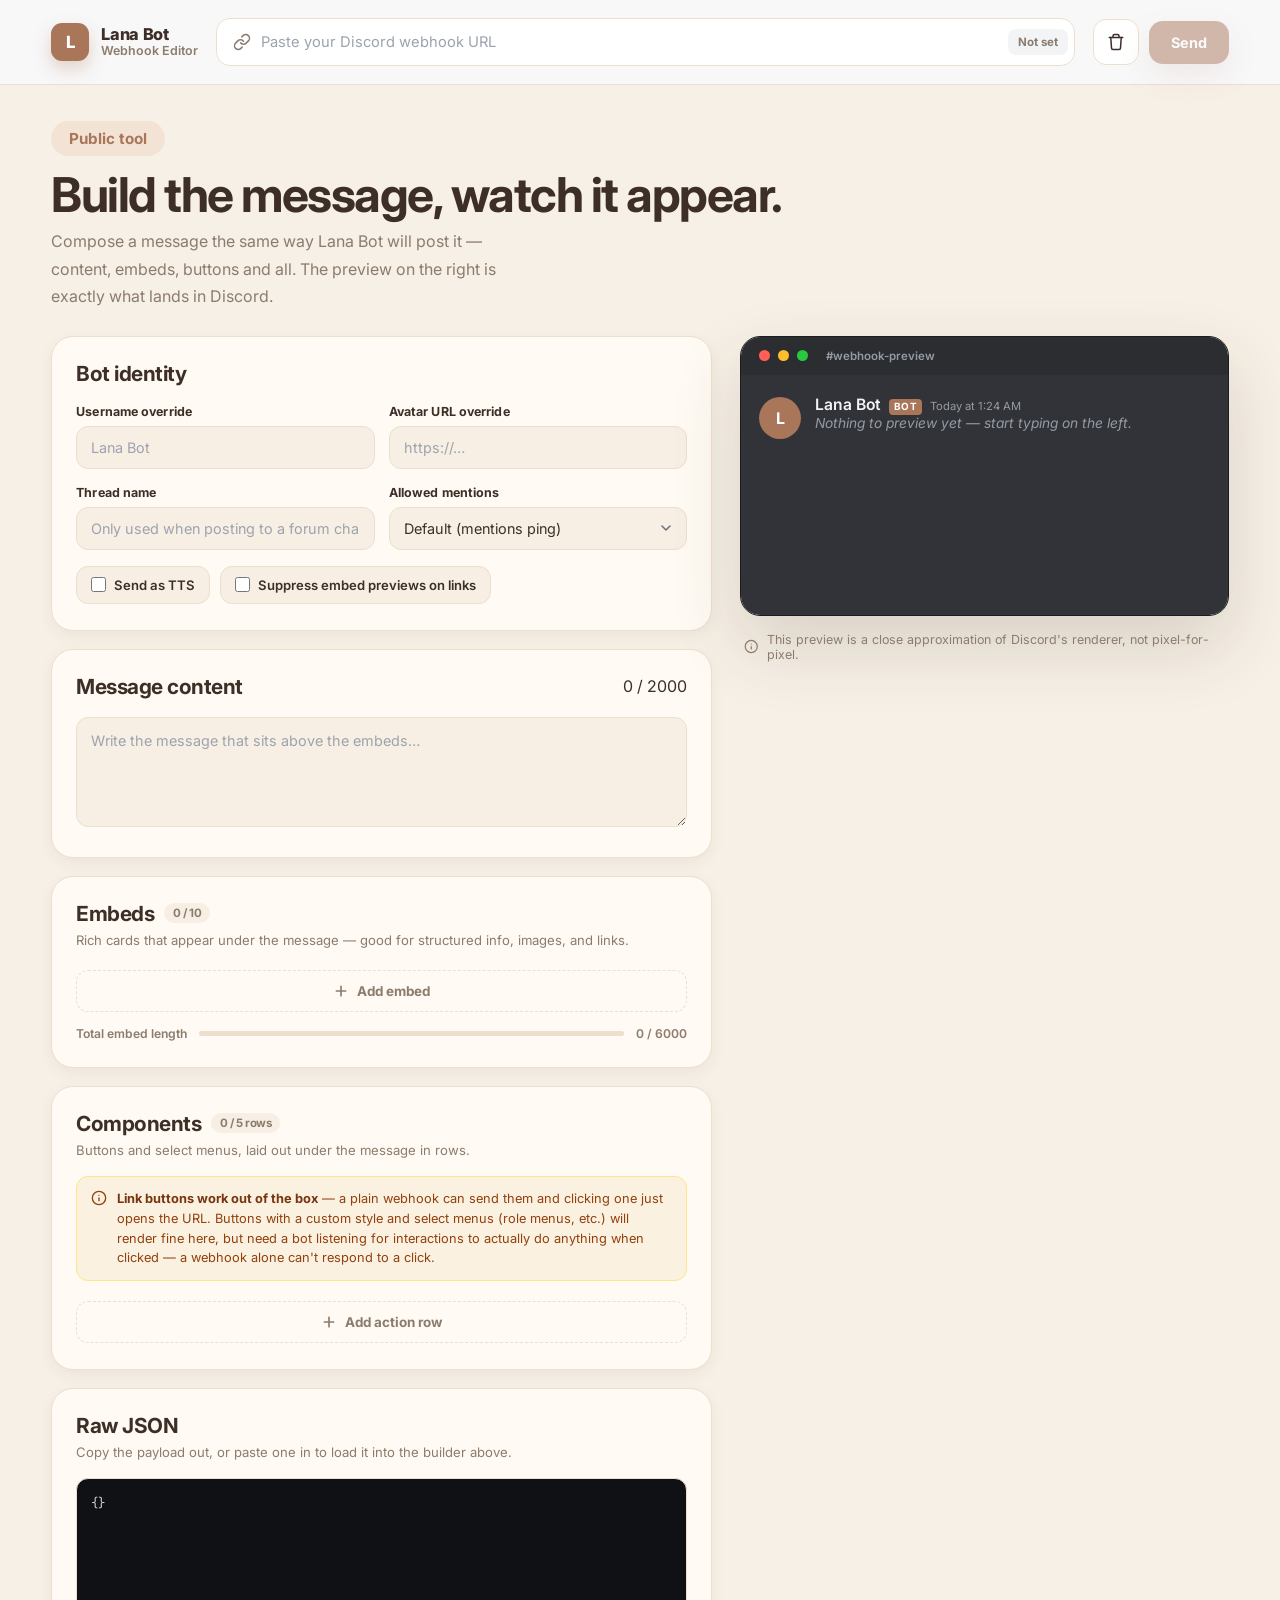
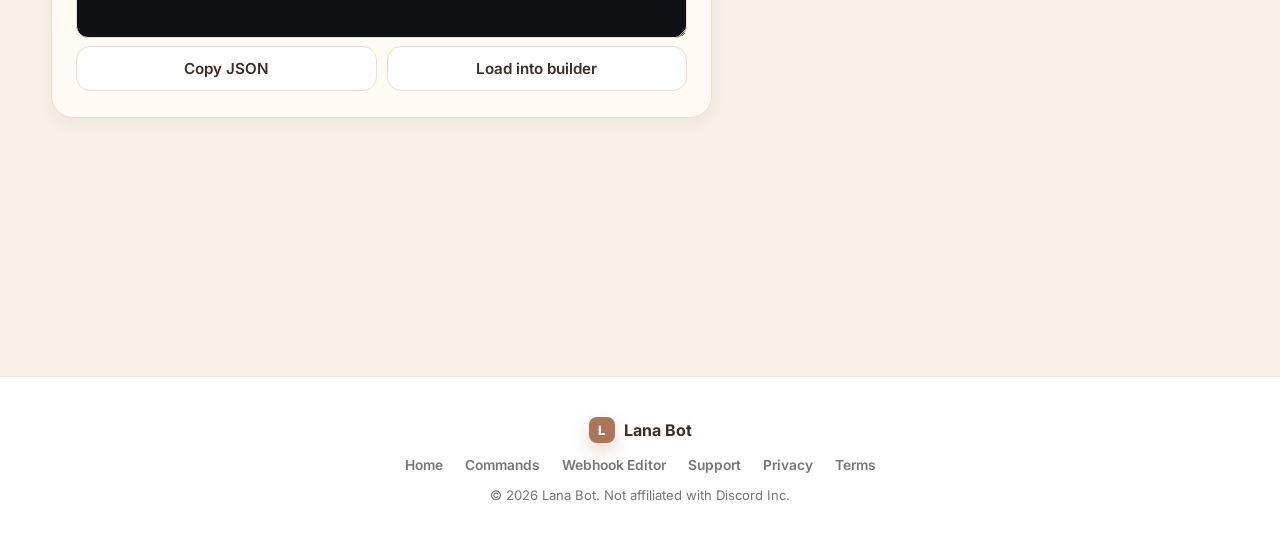
<file: webhook/index.html>
<!doctype html>
<html lang="en">
  <head>
    <meta charset="UTF-8" />
    <meta name="viewport" content="width=device-width, initial-scale=1.0" />
    <title>Webhook Editor — Lana Bot</title>
    <link rel="preconnect" href="https://fonts.googleapis.com" />
    <style>
      /* ==========================================
   GOOGLE FONT
========================================== */
      @import url("https://fonts.googleapis.com/css2?family=Inter:wght@400;500;600;700;800&family=JetBrains+Mono:wght@400;500&display=swap");

      /* ==========================================
   ROOT  (ported from site globals.css, extended for the editor)
========================================== */
      :root {
        --primary: #a9765a;
        --primary-hover: #8f6249;

        --background: #f7f0e6;
        --surface: #fffaf3;

        --text: #3d2f28;
        --text-light: #8c7c6d;

        --border: #ecdfcd;

        --shadow-sm: 0 5px 15px rgba(61, 47, 40, 0.06);
        --shadow-md: 0 15px 40px rgba(61, 47, 40, 0.1);
        --shadow-lg: 0 30px 70px rgba(61, 47, 40, 0.16);

        --radius-sm: 14px;
        --radius: 20px;
        --radius-lg: 30px;

        --transition: 0.28s ease;

        --success: #6f8f57;
        --success-bg: #eef4e6;
        --danger: #c1584a;
        --danger-bg: #fbebe7;
        --field-bg: #f7efe3;
        --warn: #a67c3d;
        --warn-bg: #fbf1e0;

        --discord-bg: #313338;
        --discord-bg-2: #2b2d31;
        --discord-text: #dbdee1;
        --discord-text-muted: #949ba4;
        --discord-link: #00a8fc;

        --dc-btn-primary: #5865f2;
        --dc-btn-secondary: #4e5058;
        --dc-btn-success: #248046;
        --dc-btn-danger: #da373c;
      }

      * {
        margin: 0;
        padding: 0;
        box-sizing: border-box;
      }
      html {
        scroll-behavior: smooth;
      }
      body {
        font-family: "Inter", sans-serif;
        background: var(--background);
        color: var(--text);
        overflow-x: hidden;
        -webkit-font-smoothing: antialiased;
      }
      img {
        display: block;
        max-width: 100%;
      }
      a {
        text-decoration: none;
        color: inherit;
      }
      button {
        font-family: inherit;
        cursor: pointer;
      }
      input,
      textarea,
      select {
        font-family: inherit;
      }

      .container {
        width: min(1180px, 92%);
        margin: auto;
      }

      .primary-btn {
        display: inline-flex;
        align-items: center;
        justify-content: center;
        gap: 10px;
        padding: 15px 28px;
        border: none;
        border-radius: 14px;
        background: var(--primary);
        color: white;
        font-weight: 700;
        transition: var(--transition);
        box-shadow: 0 12px 30px rgba(169, 118, 90, 0.24);
        font-size: 0.95rem;
      }
      .primary-btn:hover {
        transform: translateY(-3px);
        background: var(--primary-hover);
      }
      .primary-btn:disabled {
        opacity: 0.5;
        cursor: not-allowed;
        transform: none;
      }

      .secondary-btn {
        display: inline-flex;
        align-items: center;
        justify-content: center;
        padding: 15px 28px;
        border-radius: 14px;
        border: 1px solid var(--border);
        background: white;
        color: var(--text);
        font-weight: 600;
        transition: var(--transition);
        font-size: 0.95rem;
      }
      .secondary-btn:hover {
        transform: translateY(-3px);
        box-shadow: var(--shadow-md);
      }

      .card {
        background: var(--surface);
        border: 1px solid var(--border);
        border-radius: 22px;
        box-shadow: var(--shadow-sm);
        transition: var(--transition);
      }

      .badge {
        display: inline-flex;
        align-items: center;
        gap: 8px;
        padding: 8px 18px;
        border-radius: 999px;
        background: #f2e3d5;
        color: var(--primary);
        font-size: 0.95rem;
        font-weight: 700;
      }

      h1 {
        font-size: clamp(2.2rem, 4vw, 3rem);
        line-height: 1.05;
        letter-spacing: -1.5px;
      }
      h2 {
        font-size: clamp(1.1rem, 2vw, 1.3rem);
        letter-spacing: -0.5px;
      }
      p {
        color: var(--text-light);
        line-height: 1.7;
      }

      ::-webkit-scrollbar {
        width: 10px;
        height: 10px;
      }
      ::-webkit-scrollbar-thumb {
        background: #d4d4d8;
        border-radius: 999px;
      }
      ::-webkit-scrollbar-thumb:hover {
        background: #b4b4b8;
      }
      ::selection {
        background: #a9765a;
        color: white;
      }

      .editor-topbar {
        border-bottom: 1px solid var(--border);
        background: rgba(248, 250, 252, 0.85);
        backdrop-filter: blur(10px);
        position: sticky;
        top: 0;
        z-index: 40;
        padding: 18px 0;
      }
      .topbar-inner {
        display: flex;
        align-items: center;
        gap: 18px;
      }
      .brand {
        display: flex;
        align-items: center;
        gap: 12px;
        flex-shrink: 0;
      }
      .brand-mark {
        width: 38px;
        height: 38px;
        border-radius: 11px;
        background: var(--primary);
        display: flex;
        align-items: center;
        justify-content: center;
        color: white;
        font-weight: 800;
        font-size: 1.05rem;
        box-shadow: 0 8px 18px rgba(169, 118, 90, 0.3);
      }
      .brand-text {
        line-height: 1.15;
      }
      .brand-text .name {
        font-weight: 800;
        font-size: 1.02rem;
        letter-spacing: -0.3px;
      }
      .brand-text .sub {
        font-size: 0.78rem;
        color: var(--text-light);
        font-weight: 600;
      }

      .url-field {
        flex: 1;
        display: flex;
        align-items: center;
        gap: 10px;
        background: white;
        border: 1px solid var(--border);
        border-radius: 14px;
        padding: 4px 6px 4px 16px;
      }
      .url-field:focus-within {
        border-color: var(--primary);
        box-shadow: 0 0 0 4px rgba(169, 118, 90, 0.14);
      }
      .url-field svg {
        flex-shrink: 0;
        color: var(--text-light);
      }
      .url-field input {
        flex: 1;
        border: none;
        outline: none;
        background: transparent;
        font-size: 0.92rem;
        padding: 10px 0;
        color: var(--text);
      }
      .url-field input::placeholder {
        color: #9ca3af;
      }
      .url-status {
        font-size: 0.72rem;
        font-weight: 700;
        padding: 6px 10px;
        border-radius: 8px;
        flex-shrink: 0;
        white-space: nowrap;
      }
      .url-status.ok {
        background: var(--success-bg);
        color: var(--success);
      }
      .url-status.bad {
        background: var(--danger-bg);
        color: var(--danger);
      }
      .url-status.idle {
        background: #f3f4f6;
        color: var(--text-light);
      }

      .topbar-actions {
        display: flex;
        align-items: center;
        gap: 10px;
        flex-shrink: 0;
      }
      .icon-btn {
        width: 46px;
        height: 46px;
        border-radius: 13px;
        border: 1px solid var(--border);
        background: white;
        display: flex;
        align-items: center;
        justify-content: center;
        color: var(--text);
        transition: var(--transition);
        position: relative;
      }
      .icon-btn:hover {
        transform: translateY(-2px);
        box-shadow: var(--shadow-sm);
      }
      .send-btn {
        padding: 13px 22px;
        font-size: 0.9rem;
      }
      .send-btn .spinner {
        display: none;
      }
      .send-btn.loading .spinner {
        display: inline-block;
      }
      .send-btn.loading .send-label {
        display: none;
      }

      .editor-shell {
        padding: 36px 0 120px;
      }
      .editor-grid {
        display: grid;
        grid-template-columns: minmax(0, 1.15fr) minmax(0, 0.85fr);
        gap: 28px;
        align-items: start;
      }
      .builder-col {
        min-width: 0;
      }
      .preview-col {
        position: sticky;
        top: 108px;
      }

      footer {
        margin-top: 120px;
        padding: 40px 0;
        border-top: 1px solid #e5e7eb;
        background: white;
      }
      .footer {
        text-align: center;
        color: #777;
      }
      .footer-inner {
        display: flex;
        flex-direction: column;
        align-items: center;
        gap: 14px;
      }
      .footer-links {
        display: flex;
        align-items: center;
        gap: 22px;
        flex-wrap: wrap;
        justify-content: center;
      }
      .footer-links a {
        font-size: 0.86rem;
        font-weight: 600;
        color: #777;
        transition: var(--transition);
      }
      .footer-links a:hover {
        color: var(--primary);
      }
      .footer-brand-row {
        display: flex;
        align-items: center;
        gap: 9px;
        font-weight: 700;
        color: var(--text);
      }
      .footer-brand-row .brand-mark {
        width: 26px;
        height: 26px;
        font-size: 0.8rem;
        border-radius: 8px;
      }
      .footer-fine {
        font-size: 0.82rem;
      }

      .intro {
        margin-bottom: 26px;
      }
      .intro .badge {
        margin-bottom: 14px;
      }
      .intro p {
        max-width: 46ch;
        margin-top: 8px;
      }

      .panel {
        padding: 24px 24px 26px;
        margin-bottom: 18px;
      }
      .panel-head {
        display: flex;
        align-items: center;
        justify-content: space-between;
        margin-bottom: 18px;
        gap: 12px;
      }
      .panel-head h2 {
        display: flex;
        align-items: center;
        gap: 10px;
      }
      .panel-head .count-pill {
        font-size: 0.72rem;
        font-weight: 700;
        color: var(--text-light);
        background: var(--field-bg);
        padding: 3px 9px;
        border-radius: 999px;
      }
      .panel-sub {
        font-size: 0.82rem;
        color: var(--text-light);
        margin-top: -12px;
        margin-bottom: 18px;
      }

      .field-group {
        margin-bottom: 16px;
      }
      .field-group:last-child {
        margin-bottom: 0;
      }
      .field-row {
        display: grid;
        grid-template-columns: 1fr 1fr;
        gap: 14px;
      }
      .field-row.three {
        grid-template-columns: 1fr 1fr 1fr;
      }
      .field-label {
        display: flex;
        align-items: center;
        justify-content: space-between;
        font-size: 0.78rem;
        font-weight: 700;
        color: var(--text);
        margin-bottom: 7px;
        letter-spacing: 0.1px;
      }
      .field-label .char-count {
        font-weight: 500;
        color: var(--text-light);
        font-size: 0.72rem;
      }
      .field-label .char-count.warn {
        color: #b45309;
      }
      .field-label .char-count.over {
        color: var(--danger);
      }

      .text-input,
      .text-area,
      .select-input {
        width: 100%;
        border: 1px solid var(--border);
        border-radius: 12px;
        background: var(--field-bg);
        padding: 12px 14px;
        font-size: 0.9rem;
        color: var(--text);
        transition: var(--transition);
        outline: none;
      }
      .text-input:focus,
      .text-area:focus,
      .select-input:focus {
        border-color: var(--primary);
        background: white;
        box-shadow: 0 0 0 4px rgba(169, 118, 90, 0.12);
      }
      .text-area {
        resize: vertical;
        min-height: 84px;
        line-height: 1.55;
        font-family: inherit;
      }
      .text-input::placeholder,
      .text-area::placeholder {
        color: #9ca3af;
      }
      select.select-input {
        appearance: none;
        background-image: url("data:image/svg+xml;utf8,<svg xmlns='http://www.w3.org/2000/svg' width='16' height='16' viewBox='0 0 24 24' fill='none' stroke='%236b7280' stroke-width='2.4' stroke-linecap='round' stroke-linejoin='round'><polyline points='6 9 12 15 18 9'/></svg>");
        background-repeat: no-repeat;
        background-position: right 12px center;
        padding-right: 34px;
        cursor: pointer;
      }

      .avatar-row {
        display: flex;
        align-items: center;
        gap: 14px;
      }
      .avatar-preview {
        width: 46px;
        height: 46px;
        border-radius: 50%;
        flex-shrink: 0;
        background: var(--primary);
        color: white;
        font-weight: 700;
        display: flex;
        align-items: center;
        justify-content: center;
        font-size: 1rem;
        background-size: cover;
        background-position: center;
        overflow: hidden;
        border: 1px solid var(--border);
      }

      .toggle-row {
        display: flex;
        align-items: center;
        gap: 10px;
        flex-wrap: wrap;
      }
      .toggle-chip {
        display: flex;
        align-items: center;
        gap: 8px;
        padding: 10px 14px;
        border: 1px solid var(--border);
        border-radius: 12px;
        background: var(--field-bg);
        font-size: 0.82rem;
        font-weight: 600;
        color: var(--text);
        cursor: pointer;
        transition: var(--transition);
        user-select: none;
      }
      .toggle-chip:hover {
        border-color: var(--primary);
      }
      .toggle-chip input {
        accent-color: var(--primary);
        width: 15px;
        height: 15px;
      }

      .info-banner {
        display: flex;
        gap: 10px;
        align-items: flex-start;
        background: var(--warn-bg);
        border: 1px solid #fde68a;
        color: #92400e;
        border-radius: 12px;
        padding: 12px 14px;
        font-size: 0.8rem;
        line-height: 1.55;
        margin-bottom: 16px;
      }
      .info-banner svg {
        flex-shrink: 0;
        margin-top: 1px;
      }
      .info-banner b {
        color: #78350f;
      }

      .embed-list {
        display: flex;
        flex-direction: column;
        gap: 14px;
      }
      .embed-block {
        border: 1px solid var(--border);
        border-radius: 16px;
        overflow: hidden;
        background: var(--field-bg);
      }
      .embed-block-head {
        display: flex;
        align-items: center;
        gap: 12px;
        padding: 14px 16px;
        cursor: pointer;
        user-select: none;
        background: white;
      }
      .embed-color-chip {
        width: 14px;
        height: 34px;
        border-radius: 5px;
        flex-shrink: 0;
        border: 1px solid rgba(0, 0, 0, 0.06);
      }
      .embed-block-head .title {
        font-weight: 700;
        font-size: 0.88rem;
        flex: 1;
      }
      .embed-block-head .title span {
        color: var(--text-light);
        font-weight: 500;
      }
      .embed-chevron {
        transition: transform 0.22s ease;
        color: var(--text-light);
      }
      .embed-block.collapsed .embed-chevron {
        transform: rotate(-90deg);
      }
      .embed-remove {
        width: 30px;
        height: 30px;
        border-radius: 9px;
        border: 1px solid var(--border);
        background: white;
        display: flex;
        align-items: center;
        justify-content: center;
        color: var(--danger);
        flex-shrink: 0;
        transition: var(--transition);
      }
      .embed-remove:hover {
        background: var(--danger-bg);
        border-color: var(--danger-bg);
      }

      .embed-block-body {
        padding: 18px 16px 20px;
        display: flex;
        flex-direction: column;
        gap: 14px;
      }
      .embed-block.collapsed .embed-block-body {
        display: none;
      }

      .subsection-label {
        font-size: 0.7rem;
        font-weight: 800;
        letter-spacing: 0.6px;
        text-transform: uppercase;
        color: var(--text-light);
        margin: 4px 0 2px;
      }

      .color-input-row {
        display: flex;
        align-items: center;
        gap: 10px;
      }
      .color-swatch {
        width: 44px;
        height: 44px;
        border-radius: 12px;
        border: 1px solid var(--border);
        padding: 0;
        overflow: hidden;
        flex-shrink: 0;
        background: none;
      }
      .color-swatch::-webkit-color-swatch-wrapper {
        padding: 0;
      }
      .color-swatch::-webkit-color-swatch {
        border: none;
        border-radius: 12px;
      }

      .field-item {
        border: 1px solid var(--border);
        border-radius: 12px;
        padding: 12px;
        background: white;
        display: flex;
        flex-direction: column;
        gap: 10px;
      }
      .field-item-top {
        display: flex;
        align-items: center;
        gap: 10px;
      }
      .field-item-top .text-input {
        flex: 1;
      }
      .inline-toggle {
        display: flex;
        align-items: center;
        gap: 7px;
        font-size: 0.76rem;
        font-weight: 600;
        color: var(--text-light);
        white-space: nowrap;
        padding: 0 4px;
      }
      .small-remove {
        width: 30px;
        height: 30px;
        border-radius: 9px;
        border: 1px solid var(--border);
        background: var(--field-bg);
        display: flex;
        align-items: center;
        justify-content: center;
        color: var(--text-light);
        flex-shrink: 0;
        transition: var(--transition);
      }
      .small-remove:hover {
        color: var(--danger);
        background: var(--danger-bg);
        border-color: var(--danger-bg);
      }

      .dashed-btn {
        border: 1.5px dashed var(--border);
        border-radius: 12px;
        background: transparent;
        padding: 12px;
        font-size: 0.84rem;
        font-weight: 700;
        color: var(--text-light);
        display: flex;
        align-items: center;
        justify-content: center;
        gap: 8px;
        transition: var(--transition);
        width: 100%;
      }
      .dashed-btn:hover {
        border-color: var(--primary);
        color: var(--primary);
        background: #f2e3d5;
      }
      .dashed-btn:disabled {
        opacity: 0.45;
        cursor: not-allowed;
      }
      .dashed-btn:disabled:hover {
        border-color: var(--border);
        color: var(--text-light);
        background: transparent;
      }

      .add-embed-btn {
        margin-top: 4px;
      }

      .embed-limit-bar {
        display: flex;
        align-items: center;
        justify-content: space-between;
        font-size: 0.76rem;
        color: var(--text-light);
        margin-top: 14px;
        font-weight: 600;
      }
      .embed-limit-track {
        flex: 1;
        height: 5px;
        background: var(--border);
        border-radius: 999px;
        margin: 0 12px;
        overflow: hidden;
      }
      .embed-limit-fill {
        height: 100%;
        background: var(--primary);
        border-radius: 999px;
        transition: width 0.25s ease;
      }
      .embed-limit-fill.warn {
        background: #d97706;
      }
      .embed-limit-fill.over {
        background: var(--danger);
      }

      .component-list {
        display: flex;
        flex-direction: column;
        gap: 14px;
      }
      .component-row {
        border: 1px solid var(--border);
        border-radius: 16px;
        overflow: visible;
        background: var(--field-bg);
      }
      .component-row-head {
        display: flex;
        align-items: center;
        gap: 12px;
        padding: 12px 14px;
        background: white;
        border-bottom: 1px solid var(--border);
        border-radius: 16px 16px 0 0;
      }
      .component-row-head .title {
        font-weight: 700;
        font-size: 0.82rem;
        flex: 1;
      }
      .component-row-head .title span {
        color: var(--text-light);
        font-weight: 500;
      }
      .component-row-body {
        padding: 14px;
        display: flex;
        align-items: center;
        gap: 8px;
        flex-wrap: wrap;
        border-radius: 0 0 16px 16px;
        overflow: visible;
      }
      .row-empty-hint {
        font-size: 0.8rem;
        color: var(--text-light);
        font-style: italic;
      }

      .component-chip {
        display: inline-flex;
        align-items: center;
        gap: 8px;
        padding: 9px 13px;
        border-radius: 10px;
        border: 1px solid transparent;
        font-size: 0.82rem;
        font-weight: 600;
        color: white;
        cursor: pointer;
        transition: var(--transition);
        position: relative;
      }
      .component-chip:hover {
        filter: brightness(0.94);
        transform: translateY(-1px);
      }
      .component-chip.style-primary {
        background: var(--dc-btn-primary);
      }
      .component-chip.style-secondary {
        background: var(--dc-btn-secondary);
      }
      .component-chip.style-success {
        background: var(--dc-btn-success);
      }
      .component-chip.style-danger {
        background: var(--dc-btn-danger);
      }
      .component-chip.style-link {
        background: var(--dc-btn-secondary);
      }
      .component-chip.style-menu {
        background: var(--surface);
        color: var(--text);
        border: 1px solid var(--border);
        width: 100%;
        justify-content: space-between;
      }
      .component-chip .chip-remove {
        display: flex;
        align-items: center;
        justify-content: center;
        opacity: 0.75;
        border-radius: 5px;
      }
      .component-chip .chip-remove:hover {
        opacity: 1;
        background: rgba(0, 0, 0, 0.15);
      }
      .component-chip.style-menu .chip-remove:hover {
        background: var(--danger-bg);
        color: var(--danger);
      }

      .add-component-wrap {
        position: relative;
      }
      .add-component-btn {
        display: inline-flex;
        align-items: center;
        gap: 6px;
        padding: 9px 14px;
        border-radius: 10px;
        border: 1.5px dashed var(--border);
        background: transparent;
        color: var(--text-light);
        font-size: 0.82rem;
        font-weight: 700;
        transition: var(--transition);
      }
      .add-component-btn:hover {
        border-color: var(--primary);
        color: var(--primary);
        background: #f2e3d5;
      }
      .add-component-btn.active {
        border-color: var(--primary);
        color: var(--primary);
        background: #f2e3d5;
      }
      .add-component-menu {
        position: fixed;
        z-index: 500;
        background: var(--surface);
        border: 1px solid var(--border);
        border-radius: 14px;
        box-shadow: var(--shadow-lg);
        padding: 6px;
        min-width: 230px;
        display: flex;
        flex-direction: column;
        gap: 2px;
        max-height: min(360px, calc(100vh - 24px));
        overflow-y: auto;
      }
      .add-component-menu-item {
        display: flex;
        align-items: center;
        justify-content: space-between;
        gap: 8px;
        padding: 9px 11px;
        border-radius: 9px;
        font-size: 0.84rem;
        font-weight: 600;
        color: var(--text);
        transition: var(--transition);
        cursor: pointer;
      }
      .add-component-menu-item:hover:not(.disabled) {
        background: var(--field-bg);
      }
      .add-component-menu-item.disabled {
        color: #c9bfb2;
        cursor: not-allowed;
      }
      .add-component-menu-item .hint {
        font-size: 0.68rem;
        color: var(--text-light);
        font-weight: 500;
      }

      .modal-overlay {
        position: fixed;
        inset: 0;
        background: rgba(61, 47, 40, 0.45);
        backdrop-filter: blur(2px);
        display: none;
        align-items: center;
        justify-content: center;
        z-index: 200;
        padding: 24px;
      }
      .modal-overlay.show {
        display: flex;
      }
      .modal-panel {
        background: var(--surface);
        border-radius: var(--radius);
        box-shadow: var(--shadow-lg);
        width: min(560px, 100%);
        max-height: min(82vh, 720px);
        display: flex;
        flex-direction: column;
        overflow: hidden;
      }
      .modal-head {
        display: flex;
        align-items: center;
        justify-content: space-between;
        padding: 20px 22px;
        border-bottom: 1px solid var(--border);
        flex-shrink: 0;
      }
      .modal-head h3 {
        font-size: 1.05rem;
        letter-spacing: -0.4px;
      }
      .modal-close {
        width: 34px;
        height: 34px;
        border-radius: 10px;
        border: 1px solid var(--border);
        background: var(--field-bg);
        display: flex;
        align-items: center;
        justify-content: center;
        color: var(--text-light);
        flex-shrink: 0;
        transition: var(--transition);
      }
      .modal-close:hover {
        color: var(--danger);
        background: var(--danger-bg);
      }
      .modal-body {
        padding: 20px 22px;
        overflow-y: auto;
        display: flex;
        flex-direction: column;
        gap: 16px;
      }
      .modal-foot {
        padding: 16px 22px;
        border-top: 1px solid var(--border);
        display: flex;
        justify-content: flex-end;
        gap: 10px;
        flex-shrink: 0;
      }
      .modal-foot .primary-btn,
      .modal-foot .secondary-btn {
        padding: 11px 22px;
        font-size: 0.86rem;
      }

      .option-block {
        border: 1px solid var(--border);
        border-radius: 14px;
        background: var(--field-bg);
        overflow: hidden;
      }
      .option-block-head {
        display: flex;
        align-items: center;
        gap: 10px;
        padding: 11px 13px;
        cursor: pointer;
        user-select: none;
        background: white;
      }
      .option-block-head .title {
        flex: 1;
        font-weight: 700;
        font-size: 0.82rem;
      }
      .option-block-body {
        padding: 13px;
        display: flex;
        flex-direction: column;
        gap: 12px;
      }
      .option-block.collapsed .option-block-body {
        display: none;
      }
      .option-block.collapsed .embed-chevron {
        transform: rotate(-90deg);
      }
      .emoji-label-row {
        display: grid;
        grid-template-columns: 64px 1fr;
        gap: 10px;
        align-items: end;
      }
      .default-check-row {
        display: flex;
        align-items: center;
        justify-content: space-between;
        gap: 10px;
      }

      .json-toggle-row {
        display: flex;
        gap: 10px;
        margin-top: 4px;
      }
      .json-area {
        width: 100%;
        min-height: 160px;
        font-family: "JetBrains Mono", monospace;
        font-size: 0.78rem;
        line-height: 1.6;
        border: 1px solid var(--border);
        border-radius: 12px;
        padding: 14px;
        background: #0f1115;
        color: #c9d1d9;
        resize: vertical;
        outline: none;
      }
      .json-area:focus {
        border-color: var(--primary);
      }

      .preview-frame {
        border-radius: var(--radius);
        overflow: hidden;
        box-shadow: var(--shadow-lg);
        border: 1px solid #1b1c1f;
      }
      .preview-toolbar {
        background: var(--discord-bg-2);
        padding: 12px 18px;
        display: flex;
        align-items: center;
        gap: 8px;
      }
      .preview-toolbar .dot {
        width: 11px;
        height: 11px;
        border-radius: 50%;
      }
      .preview-toolbar .dot:nth-child(1) {
        background: #ff5f57;
      }
      .preview-toolbar .dot:nth-child(2) {
        background: #febc2e;
      }
      .preview-toolbar .dot:nth-child(3) {
        background: #28c840;
      }
      .preview-toolbar .label {
        margin-left: 10px;
        font-size: 0.72rem;
        color: var(--discord-text-muted);
        font-weight: 600;
      }
      .preview-body {
        background: var(--discord-bg);
        padding: 20px 18px 26px;
        min-height: 240px;
        font-family: "Inter", sans-serif;
      }
      .dc-message {
        display: flex;
        gap: 14px;
      }
      .dc-avatar {
        width: 42px;
        height: 42px;
        border-radius: 50%;
        flex-shrink: 0;
        margin-top: 2px;
        background: var(--primary);
        background-size: cover;
        background-position: center;
        display: flex;
        align-items: center;
        justify-content: center;
        color: white;
        font-weight: 700;
      }
      .dc-body {
        min-width: 0;
        flex: 1;
      }
      .dc-name-row {
        display: flex;
        align-items: baseline;
        gap: 8px;
        flex-wrap: wrap;
      }
      .dc-username {
        color: #f2f3f5;
        font-weight: 600;
        font-size: 0.98rem;
      }
      .dc-bot-tag {
        background: var(--primary);
        color: white;
        font-size: 0.62rem;
        font-weight: 700;
        padding: 1px 5px;
        border-radius: 4px;
        letter-spacing: 0.2px;
        line-height: 1.4;
      }
      .dc-timestamp {
        color: var(--discord-text-muted);
        font-size: 0.7rem;
      }
      .dc-content {
        color: var(--discord-text);
        font-size: 0.93rem;
        line-height: 1.45;
        white-space: pre-wrap;
        word-break: break-word;
        margin-top: 2px;
      }
      .dc-empty {
        color: var(--discord-text-muted);
        font-size: 0.86rem;
        font-style: italic;
      }

      .dc-embed {
        display: grid;
        grid-template-columns: 4px 1fr auto;
        gap: 0;
        margin-top: 10px;
        max-width: 460px;
        border-radius: 5px;
        overflow: hidden;
        background: #2b2d31;
      }
      .dc-embed-bar {
        grid-row: 1 / -1;
      }
      .dc-embed-main {
        padding: 12px 14px 14px;
        min-width: 0;
        grid-column: 2;
      }
      .dc-embed-side {
        grid-column: 3;
        padding: 12px 14px 0 0;
        display: flex;
        align-items: flex-start;
      }
      .dc-embed-author {
        display: flex;
        align-items: center;
        gap: 8px;
        margin-bottom: 6px;
      }
      .dc-embed-author img {
        width: 20px;
        height: 20px;
        border-radius: 50%;
      }
      .dc-embed-author span {
        color: #f2f3f5;
        font-size: 0.8rem;
        font-weight: 600;
      }
      .dc-embed-title {
        color: #f2f3f5;
        font-weight: 700;
        font-size: 0.92rem;
        margin-bottom: 5px;
      }
      .dc-embed-title a {
        color: var(--discord-link);
      }
      .dc-embed-desc {
        color: var(--discord-text);
        font-size: 0.84rem;
        line-height: 1.5;
        white-space: pre-wrap;
        word-break: break-word;
      }
      .dc-embed-fields {
        display: grid;
        grid-template-columns: repeat(3, 1fr);
        gap: 8px;
        margin-top: 10px;
      }
      .dc-field {
        min-width: 0;
      }
      .dc-field.inline-3 {
        grid-column: span 1;
      }
      .dc-field.block {
        grid-column: 1 / -1;
      }
      .dc-field-name {
        color: #f2f3f5;
        font-weight: 700;
        font-size: 0.79rem;
        margin-bottom: 2px;
      }
      .dc-field-value {
        color: var(--discord-text);
        font-size: 0.79rem;
        line-height: 1.4;
        white-space: pre-wrap;
        word-break: break-word;
      }
      .dc-embed-image {
        margin-top: 10px;
        border-radius: 5px;
        overflow: hidden;
        max-width: 100%;
        grid-column: 1/-1;
      }
      .dc-embed-image img {
        width: 100%;
        display: block;
      }
      .dc-embed-thumb {
        width: 76px;
        height: 76px;
        border-radius: 5px;
        object-fit: cover;
      }
      .dc-embed-footer {
        display: flex;
        align-items: center;
        gap: 8px;
        margin-top: 10px;
      }
      .dc-embed-footer img {
        width: 18px;
        height: 18px;
        border-radius: 50%;
      }
      .dc-embed-footer span {
        color: var(--discord-text-muted);
        font-size: 0.75rem;
      }

      .dc-action-row {
        display: flex;
        flex-wrap: wrap;
        gap: 8px;
        margin-top: 10px;
        max-width: 460px;
      }
      .dc-btn {
        display: inline-flex;
        align-items: center;
        gap: 6px;
        padding: 9px 15px;
        border-radius: 8px;
        font-size: 0.85rem;
        font-weight: 500;
        color: #fff;
        line-height: 1;
        border: none;
      }
      .dc-btn.style-primary {
        background: var(--dc-btn-primary);
      }
      .dc-btn.style-secondary {
        background: var(--dc-btn-secondary);
      }
      .dc-btn.style-success {
        background: var(--dc-btn-success);
      }
      .dc-btn.style-danger {
        background: var(--dc-btn-danger);
      }
      .dc-btn.style-link {
        background: var(--dc-btn-secondary);
      }
      .dc-btn .link-arrow {
        opacity: 0.75;
        font-size: 0.75em;
      }
      .dc-select {
        width: 100%;
        max-width: 460px;
        background: #383a40;
        color: var(--discord-text);
        border: 1px solid #1e1f22;
        border-radius: 8px;
        padding: 10px 12px;
        font-size: 0.85rem;
        margin-top: 10px;
        display: flex;
        align-items: center;
        justify-content: space-between;
      }
      .dc-select .ph {
        color: var(--discord-text-muted);
      }

      .preview-hint {
        display: flex;
        align-items: center;
        gap: 8px;
        margin-top: 16px;
        font-size: 0.78rem;
        color: var(--text-light);
        padding: 0 4px;
      }

      .toast {
        position: fixed;
        bottom: 26px;
        left: 50%;
        transform: translateX(-50%) translateY(20px);
        background: var(--text);
        color: white;
        padding: 13px 22px;
        border-radius: 12px;
        font-size: 0.86rem;
        font-weight: 600;
        box-shadow: var(--shadow-lg);
        opacity: 0;
        pointer-events: none;
        transition: all 0.3s cubic-bezier(0.4, 0, 0.2, 1);
        z-index: 100;
        display: flex;
        align-items: center;
        gap: 10px;
      }
      .toast.show {
        opacity: 1;
        transform: translateX(-50%) translateY(0);
      }
      .toast.error {
        background: var(--danger);
      }
      .toast.success {
        background: var(--success);
      }

      @media (max-width: 980px) {
        .editor-grid {
          grid-template-columns: 1fr;
        }
        .preview-col {
          position: static;
          order: -1;
        }
        .field-row,
        .field-row.three {
          grid-template-columns: 1fr;
        }
        .topbar-inner {
          flex-wrap: wrap;
        }
        .url-field {
          order: 3;
          width: 100%;
        }
        .brand {
          order: 1;
        }
        .topbar-actions {
          order: 2;
          margin-left: auto;
        }

        .footer-links {
          gap: 14px 18px;
        }
      }
      @media (max-width: 560px) {
        .dc-embed-fields {
          grid-template-columns: 1fr 1fr;
        }
      }
    </style>
  </head>
  <body>
    <div class="editor-topbar">
      <div class="container topbar-inner">
        <div class="brand">
          <div class="brand-mark">L</div>
          <div class="brand-text">
            <div class="name">Lana Bot</div>
            <div class="sub">Webhook Editor</div>
          </div>
        </div>

        <div class="url-field">
          <svg
            width="18"
            height="18"
            viewBox="0 0 24 24"
            fill="none"
            stroke="currentColor"
            stroke-width="2"
            stroke-linecap="round"
            stroke-linejoin="round"
          >
            <path
              d="M10 13a5 5 0 0 0 7.54.54l3-3a5 5 0 0 0-7.07-7.07l-1.72 1.71"
            />
            <path
              d="M14 11a5 5 0 0 0-7.54-.54l-3 3a5 5 0 0 0 7.07 7.07l1.71-1.71"
            />
          </svg>
          <input
            id="webhookUrl"
            type="text"
            placeholder="Paste your Discord webhook URL"
            autocomplete="off"
            spellcheck="false"
          />
          <span class="url-status idle" id="urlStatus">Not set</span>
        </div>

        <div class="topbar-actions">
          <button class="icon-btn" id="clearBtn" title="Clear everything">
            <svg
              width="18"
              height="18"
              viewBox="0 0 24 24"
              fill="none"
              stroke="currentColor"
              stroke-width="2"
              stroke-linecap="round"
              stroke-linejoin="round"
            >
              <path d="M3 6h18" />
              <path d="M8 6V4a2 2 0 0 1 2-2h4a2 2 0 0 1 2 2v2" />
              <path d="M19 6l-1 14a2 2 0 0 1-2 2H8a2 2 0 0 1-2-2L5 6" />
            </svg>
          </button>
          <button class="primary-btn send-btn" id="sendBtn">
            <span class="send-label">Send</span>
            <svg
              class="spinner"
              width="16"
              height="16"
              viewBox="0 0 24 24"
              fill="none"
              stroke="currentColor"
              stroke-width="3"
              stroke-linecap="round"
            >
              <path d="M21 12a9 9 0 1 1-6.219-8.56" />
            </svg>
          </button>
        </div>
      </div>
    </div>

    <div class="editor-shell">
      <div class="container">
        <div class="intro">
          <span class="badge">Public tool</span>
          <h1>Build the message, watch it appear.</h1>
          <p>
            Compose a message the same way Lana Bot will post it — content,
            embeds, buttons and all. The preview on the right is exactly what
            lands in Discord.
          </p>
        </div>

        <div class="editor-grid">
          <div class="builder-col">
            <div class="card panel">
              <div class="panel-head"><h2>Bot identity</h2></div>
              <div class="field-group">
                <div class="field-row">
                  <div>
                    <div class="field-label">Username override</div>
                    <input
                      class="text-input"
                      id="usernameInput"
                      placeholder="Lana Bot"
                      maxlength="80"
                    />
                  </div>
                  <div>
                    <div class="field-label">Avatar URL override</div>
                    <input
                      class="text-input"
                      id="avatarInput"
                      placeholder="https://…"
                    />
                  </div>
                </div>
              </div>
              <div class="field-group">
                <div class="field-row">
                  <div>
                    <div class="field-label">Thread name</div>
                    <input
                      class="text-input"
                      id="threadNameInput"
                      placeholder="Only used when posting to a forum channel"
                    />
                  </div>
                  <div>
                    <div class="field-label">Allowed mentions</div>
                    <select class="select-input" id="mentionsSelect">
                      <option value="default">Default (mentions ping)</option>
                      <option value="suppress">
                        Suppress @everyone / @here / roles
                      </option>
                    </select>
                  </div>
                </div>
              </div>
              <div class="field-group" style="margin-bottom: 0">
                <div class="toggle-row">
                  <label class="toggle-chip"
                    ><input type="checkbox" id="ttsToggle" /> Send as TTS</label
                  >
                  <label class="toggle-chip"
                    ><input type="checkbox" id="suppressEmbedsToggle" />
                    Suppress embed previews on links</label
                  >
                </div>
              </div>
            </div>

            <div class="card panel">
              <div class="panel-head">
                <h2>Message content</h2>
                <span class="char-count" id="contentCount">0 / 2000</span>
              </div>
              <textarea
                class="text-area"
                id="contentInput"
                placeholder="Write the message that sits above the embeds…"
                maxlength="2000"
                style="min-height: 110px"
              ></textarea>
            </div>

            <div class="card panel">
              <div class="panel-head">
                <h2>
                  Embeds
                  <span class="count-pill" id="embedCountPill">0 / 10</span>
                </h2>
              </div>
              <div class="panel-sub">
                Rich cards that appear under the message — good for structured
                info, images, and links.
              </div>
              <div class="embed-list" id="embedList"></div>
              <button class="dashed-btn add-embed-btn" id="addEmbedBtn">
                <svg
                  width="16"
                  height="16"
                  viewBox="0 0 24 24"
                  fill="none"
                  stroke="currentColor"
                  stroke-width="2.5"
                  stroke-linecap="round"
                >
                  <path d="M12 5v14M5 12h14" />
                </svg>
                Add embed
              </button>
              <div class="embed-limit-bar">
                <span>Total embed length</span>
                <div class="embed-limit-track">
                  <div
                    class="embed-limit-fill"
                    id="embedLimitFill"
                    style="width: 0%"
                  ></div>
                </div>
                <span id="embedLimitLabel">0 / 6000</span>
              </div>
            </div>

            <div class="card panel">
              <div class="panel-head">
                <h2>
                  Components
                  <span class="count-pill" id="componentCountPill"
                    >0 / 5 rows</span
                  >
                </h2>
              </div>
              <div class="panel-sub">
                Buttons and select menus, laid out under the message in rows.
              </div>
              <div class="info-banner">
                <svg
                  width="16"
                  height="16"
                  viewBox="0 0 24 24"
                  fill="none"
                  stroke="currentColor"
                  stroke-width="2"
                  stroke-linecap="round"
                  stroke-linejoin="round"
                >
                  <circle cx="12" cy="12" r="10" />
                  <path d="M12 16v-4M12 8h.01" />
                </svg>
                <div>
                  <b>Link buttons work out of the box</b> — a plain webhook can
                  send them and clicking one just opens the URL. Buttons with a
                  custom style and select menus (role menus, etc.) will render
                  fine here, but need a bot listening for interactions to
                  actually do anything when clicked — a webhook alone can't
                  respond to a click.
                </div>
              </div>
              <div class="component-list" id="componentList"></div>
              <button class="dashed-btn add-embed-btn" id="addRowBtn">
                <svg
                  width="16"
                  height="16"
                  viewBox="0 0 24 24"
                  fill="none"
                  stroke="currentColor"
                  stroke-width="2.5"
                  stroke-linecap="round"
                >
                  <path d="M12 5v14M5 12h14" />
                </svg>
                Add action row
              </button>
            </div>

            <div class="card panel">
              <div class="panel-head"><h2>Raw JSON</h2></div>
              <div class="panel-sub">
                Copy the payload out, or paste one in to load it into the
                builder above.
              </div>
              <textarea
                class="json-area"
                id="jsonArea"
                spellcheck="false"
              ></textarea>
              <div class="json-toggle-row">
                <button
                  class="secondary-btn"
                  id="copyJsonBtn"
                  style="flex: 1; padding: 12px"
                >
                  Copy JSON
                </button>
                <button
                  class="secondary-btn"
                  id="loadJsonBtn"
                  style="flex: 1; padding: 12px"
                >
                  Load into builder
                </button>
              </div>
            </div>
          </div>

          <div class="preview-col">
            <div class="preview-frame">
              <div class="preview-toolbar">
                <span class="dot"></span><span class="dot"></span
                ><span class="dot"></span>
                <span class="label">#webhook-preview</span>
              </div>
              <div class="preview-body" id="previewBody"></div>
            </div>
            <div class="preview-hint">
              <svg
                width="15"
                height="15"
                viewBox="0 0 24 24"
                fill="none"
                stroke="currentColor"
                stroke-width="2"
                stroke-linecap="round"
                stroke-linejoin="round"
              >
                <circle cx="12" cy="12" r="10" />
                <path d="M12 16v-4M12 8h.01" />
              </svg>
              This preview is a close approximation of Discord's renderer, not
              pixel-for-pixel.
            </div>
          </div>
        </div>
      </div>
    </div>

    <footer class="footer">
      <div class="container footer-inner">
        <div class="footer-brand-row">
          <div class="brand-mark">L</div>
          <span>Lana Bot</span>
        </div>
        <div class="footer-links">
          <a href="../index.html">Home</a>
          <a href="../commands/index.html">Commands</a>
          <a href="index.html">Webhook Editor</a>
          <a href="../support/index.html">Support</a>
          <a href="../privacy-policy/index.html">Privacy</a>
          <a href="../ToS/index.html">Terms</a>
        </div>
        <div class="footer-fine">
          © 2026 Lana Bot. Not affiliated with Discord Inc.
        </div>
      </div>
    </footer>

    <div class="modal-overlay" id="modalOverlay">
      <div class="modal-panel">
        <div class="modal-head">
          <h3 id="modalTitle">Edit component</h3>
          <button class="modal-close" id="modalClose">
            <svg
              width="16"
              height="16"
              viewBox="0 0 24 24"
              fill="none"
              stroke="currentColor"
              stroke-width="2.2"
              stroke-linecap="round"
            >
              <path d="M18 6L6 18M6 6l12 12" />
            </svg>
          </button>
        </div>
        <div class="modal-body" id="modalBody"></div>
        <div class="modal-foot">
          <button class="secondary-btn" id="modalCancel">Cancel</button>
          <button class="primary-btn" id="modalSave">Save</button>
        </div>
      </div>
    </div>

    <div class="toast" id="toast"></div>

    <script>
      (function () {
        const DEFAULT_COLOR = "#a9765a";
        const MAX_EMBEDS = 10;
        const MAX_TOTAL_CHARS = 6000;
        const MAX_ROWS = 5;
        const BUTTON_STYLES = [
          "primary",
          "secondary",
          "success",
          "danger",
          "link",
        ];

        let state = {
          username: "",
          avatarUrl: "",
          content: "",
          embeds: [],
          components: [],
          threadName: "",
          suppressMentions: false,
          tts: false,
          suppressEmbeds: false,
        };

        function newEmbed() {
          return {
            color: DEFAULT_COLOR,
            authorName: "",
            authorUrl: "",
            authorIcon: "",
            title: "",
            titleUrl: "",
            description: "",
            fields: [],
            imageUrl: "",
            thumbnailUrl: "",
            footerText: "",
            footerIcon: "",
            timestamp: false,
            collapsed: false,
          };
        }

        function newField() {
          return { name: "", value: "", inline: true };
        }

        const COMPONENT_TYPES = [
          {
            type: "button",
            label: "Button",
            hint: "Custom action — needs a bot",
          },
          { type: "link", label: "Link Button", hint: "Opens a URL" },
          {
            type: "select",
            label: "Select Menu",
            hint: "Text options — needs a bot",
          },
          {
            type: "user_select",
            label: "User Select Menu",
            hint: "Needs a bot",
          },
          {
            type: "role_select",
            label: "Role Select Menu",
            hint: "Needs a bot",
          },
          {
            type: "mentionable_select",
            label: "User & Role Select Menu",
            hint: "Needs a bot",
          },
          {
            type: "channel_select",
            label: "Channel Select Menu",
            hint: "Needs a bot",
          },
        ];
        const SELECT_TYPES = [
          "select",
          "user_select",
          "role_select",
          "mentionable_select",
          "channel_select",
        ];
        let idCounter = 1;
        function genId(prefix) {
          return `${prefix}_${(idCounter++).toString(36)}`;
        }

        function newOption() {
          return {
            emoji: "",
            label: "",
            description: "",
            value: genId("opt"),
            default: false,
            collapsed: false,
          };
        }
        function newComponentItem(type) {
          if (type === "button" || type === "link") {
            return {
              type,
              style: type === "link" ? "link" : "primary",
              label: type === "link" ? "Visit link" : "Click me",
              url: "",
              emoji: "",
              disabled: false,
              customId: genId("btn"),
            };
          }
          return {
            type,
            placeholder: "Make a selection",
            customId: genId("select"),
            disabled: false,
            options: type === "select" ? [newOption()] : [],
          };
        }
        function newActionRow() {
          return { items: [] };
        }
        function rowHasSelect(row) {
          return row.items.some((it) => SELECT_TYPES.includes(it.type));
        }

        const el = (id) => document.getElementById(id);
        const usernameInput = el("usernameInput");
        const avatarInput = el("avatarInput");
        const threadNameInput = el("threadNameInput");
        const mentionsSelect = el("mentionsSelect");
        const ttsToggle = el("ttsToggle");
        const suppressEmbedsToggle = el("suppressEmbedsToggle");
        const contentInput = el("contentInput");
        const contentCount = el("contentCount");
        const embedList = el("embedList");
        const embedCountPill = el("embedCountPill");
        const embedLimitFill = el("embedLimitFill");
        const embedLimitLabel = el("embedLimitLabel");
        const addEmbedBtn = el("addEmbedBtn");
        const componentList = el("componentList");
        const componentCountPill = el("componentCountPill");
        const addRowBtn = el("addRowBtn");
        const previewBody = el("previewBody");
        const jsonArea = el("jsonArea");
        const webhookUrlInput = el("webhookUrl");
        const urlStatus = el("urlStatus");
        const sendBtn = el("sendBtn");
        const clearBtn = el("clearBtn");
        const copyJsonBtn = el("copyJsonBtn");
        const loadJsonBtn = el("loadJsonBtn");
        const toastEl = el("toast");
        const modalOverlay = el("modalOverlay");
        const modalTitle = el("modalTitle");
        const modalBody = el("modalBody");
        const modalClose = el("modalClose");
        const modalCancel = el("modalCancel");
        const modalSave = el("modalSave");

        let modalTarget = null;
        let modalDraft = null;

        try {
          const saved = localStorage.getItem("lana_webhook_url");
          if (saved) {
            webhookUrlInput.value = saved;
          }
        } catch (e) {}

        function escapeHtml(str) {
          return (str || "").replace(
            /[&<>"']/g,
            (c) =>
              ({
                "&": "&amp;",
                "<": "&lt;",
                ">": "&gt;",
                '"': "&quot;",
                "'": "&#39;",
              })[c],
          );
        }

        function renderMarkdown(raw) {
          let s = escapeHtml(raw || "");
          s = s.replace(
            /```([\s\S]*?)```/g,
            (m, c) =>
              `<code style="display:block;background:#1e1f22;padding:8px;border-radius:6px;margin:4px 0;white-space:pre-wrap;">${c}</code>`,
          );
          s = s.replace(
            /`([^`]+)`/g,
            '<code style="background:#1e1f22;padding:1px 4px;border-radius:4px;">$1</code>',
          );
          s = s.replace(/\*\*([^*]+)\*\*/g, "<strong>$1</strong>");
          s = s.replace(/\*([^*]+)\*/g, "<em>$1</em>");
          s = s.replace(/__([^_]+)__/g, "<u>$1</u>");
          s = s.replace(/~~([^~]+)~~/g, "<s>$1</s>");
          s = s.replace(
            /\[([^\]]+)\]\((https?:\/\/[^\s)]+)\)/g,
            `<a href="$2" style="color:var(--discord-link)" target="_blank" rel="noopener">$1</a>`,
          );
          return s;
        }

        function hexToInt(hex) {
          if (!hex) return 0xa9765a;
          const h = hex.replace("#", "");
          return parseInt(h, 16) || 0;
        }
        function intToHex(int) {
          if (int === undefined || int === null) return DEFAULT_COLOR;
          return "#" + (int >>> 0).toString(16).padStart(6, "0").slice(-6);
        }

        function initialLetter(name) {
          return (name || "L").trim().charAt(0).toUpperCase() || "L";
        }

        function renderEmbedBlock(embed, idx) {
          const wrap = document.createElement("div");
          wrap.className =
            "embed-block" + (embed.collapsed ? " collapsed" : "");

          wrap.innerHTML = `
      <div class="embed-block-head" data-role="toggle">
        <div class="embed-color-chip" style="background:${embed.color}"></div>
        <div class="title">Embed ${idx + 1} <span>${embed.title ? "— " + escapeHtml(embed.title).slice(0, 40) : ""}</span></div>
        <svg class="embed-chevron" width="16" height="16" viewBox="0 0 24 24" fill="none" stroke="currentColor" stroke-width="2.5" stroke-linecap="round" stroke-linejoin="round"><polyline points="6 9 12 15 18 9"/></svg>
        <button class="embed-remove" data-role="remove" title="Remove embed">
          <svg width="15" height="15" viewBox="0 0 24 24" fill="none" stroke="currentColor" stroke-width="2.2" stroke-linecap="round"><path d="M18 6L6 18M6 6l12 12"/></svg>
        </button>
      </div>
      <div class="embed-block-body"></div>
    `;

          const body = wrap.querySelector(".embed-block-body");

          body.appendChild(makeSub("Color"));
          const colorRow = document.createElement("div");
          colorRow.className = "color-input-row";
          colorRow.innerHTML = `
      <input type="color" class="color-swatch" value="${embed.color}" data-role="colorpick">
      <input type="text" class="text-input" value="${embed.color}" data-role="colortext" maxlength="7" style="max-width:130px">
    `;
          body.appendChild(colorRow);

          body.appendChild(makeSub("Author"));
          body.appendChild(
            makeRow([
              makeField(
                "Name",
                "text-input",
                embed.authorName,
                "authorName",
                "e.g. Lana Bot",
              ),
              makeField(
                "Icon URL",
                "text-input",
                embed.authorIcon,
                "authorIcon",
                "https://…",
              ),
            ]),
          );
          body.appendChild(
            makeField(
              "Author URL (clicking the name links here)",
              "text-input",
              embed.authorUrl,
              "authorUrl",
              "https://…",
            ),
          );

          body.appendChild(makeSub("Title & description"));
          body.appendChild(
            makeField(
              "Title",
              "text-input",
              embed.title,
              "title",
              "Embed title",
              256,
            ),
          );
          body.appendChild(
            makeField(
              "Title URL",
              "text-input",
              embed.titleUrl,
              "titleUrl",
              "https://…",
            ),
          );
          body.appendChild(
            makeField(
              "Description",
              "text-area",
              embed.description,
              "description",
              "Supports **bold**, *italic*, `code`, links…",
              4096,
            ),
          );

          body.appendChild(
            makeSub(
              `Fields <span style="font-weight:600;color:var(--text-light);text-transform:none;letter-spacing:0">(${embed.fields.length}/25)</span>`,
            ),
          );
          const fieldsWrap = document.createElement("div");
          fieldsWrap.style.display = "flex";
          fieldsWrap.style.flexDirection = "column";
          fieldsWrap.style.gap = "8px";
          embed.fields.forEach((f, fi) => {
            const fitem = document.createElement("div");
            fitem.className = "field-item";
            fitem.innerHTML = `
        <div class="field-item-top">
          <input class="text-input" placeholder="Field name" value="${escapeHtml(f.name)}" data-role="fieldname" data-fi="${fi}" maxlength="256">
          <label class="inline-toggle"><input type="checkbox" data-role="fieldinline" data-fi="${fi}" ${f.inline ? "checked" : ""}> Inline</label>
          <button class="small-remove" data-role="fieldremove" data-fi="${fi}">
            <svg width="14" height="14" viewBox="0 0 24 24" fill="none" stroke="currentColor" stroke-width="2.2" stroke-linecap="round"><path d="M18 6L6 18M6 6l12 12"/></svg>
          </button>
        </div>
        <textarea class="text-area" placeholder="Field value" data-role="fieldvalue" data-fi="${fi}" maxlength="1024" style="min-height:56px">${escapeHtml(f.value)}</textarea>
      `;
            fieldsWrap.appendChild(fitem);
          });
          body.appendChild(fieldsWrap);
          const addFieldBtn = document.createElement("button");
          addFieldBtn.className = "dashed-btn";
          addFieldBtn.dataset.role = "addfield";
          addFieldBtn.disabled = embed.fields.length >= 25;
          addFieldBtn.innerHTML = `<svg width="14" height="14" viewBox="0 0 24 24" fill="none" stroke="currentColor" stroke-width="2.5" stroke-linecap="round"><path d="M12 5v14M5 12h14"/></svg> Add field`;
          body.appendChild(addFieldBtn);

          body.appendChild(makeSub("Media"));
          body.appendChild(
            makeField(
              "Image URL (large, full width)",
              "text-input",
              embed.imageUrl,
              "imageUrl",
              "https://…",
            ),
          );
          body.appendChild(
            makeField(
              "Thumbnail URL (small, top right)",
              "text-input",
              embed.thumbnailUrl,
              "thumbnailUrl",
              "https://…",
            ),
          );

          body.appendChild(makeSub("Footer"));
          body.appendChild(
            makeRow([
              makeField(
                "Text",
                "text-input",
                embed.footerText,
                "footerText",
                "Footer text",
                2048,
              ),
              makeField(
                "Icon URL",
                "text-input",
                embed.footerIcon,
                "footerIcon",
                "https://…",
              ),
            ]),
          );
          const tsToggle = document.createElement("label");
          tsToggle.className = "inline-toggle";
          tsToggle.style.marginTop = "2px";
          tsToggle.innerHTML = `<input type="checkbox" data-role="timestamp" ${embed.timestamp ? "checked" : ""}> Show current timestamp`;
          body.appendChild(tsToggle);

          wrap
            .querySelector('[data-role="toggle"]')
            .addEventListener("click", (e) => {
              if (e.target.closest('[data-role="remove"]')) return;
              embed.collapsed = !embed.collapsed;
              renderBuilder();
            });
          wrap
            .querySelector('[data-role="remove"]')
            .addEventListener("click", (e) => {
              e.stopPropagation();
              state.embeds.splice(idx, 1);
              renderAll();
            });
          wrap
            .querySelectorAll(
              '[data-role="colorpick"], [data-role="colortext"]',
            )
            .forEach((input) => {
              input.addEventListener("input", (e) => {
                let v = e.target.value;
                if (input.dataset.role === "colortext" && !v.startsWith("#"))
                  v = "#" + v;
                embed.color = v;
                syncPartial();
              });
            });
          wrap.querySelectorAll("[data-bind]").forEach((input) => {
            input.addEventListener("input", (e) => {
              embed[input.dataset.bind] = e.target.value;
              syncPartial();
            });
          });
          wrap
            .querySelector('[data-role="addfield"]')
            .addEventListener("click", () => {
              if (embed.fields.length >= 25) return;
              embed.fields.push(newField());
              renderBuilder();
            });
          wrap
            .querySelectorAll(
              '[data-role="fieldname"], [data-role="fieldvalue"]',
            )
            .forEach((input) => {
              input.addEventListener("input", (e) => {
                const fi = +e.target.dataset.fi;
                embed.fields[fi][
                  input.dataset.role === "fieldname" ? "name" : "value"
                ] = e.target.value;
                syncPartial();
              });
            });
          wrap
            .querySelectorAll('[data-role="fieldinline"]')
            .forEach((input) => {
              input.addEventListener("change", (e) => {
                embed.fields[+e.target.dataset.fi].inline = e.target.checked;
                syncPartial();
              });
            });
          wrap.querySelectorAll('[data-role="fieldremove"]').forEach((btn) => {
            btn.addEventListener("click", (e) => {
              embed.fields.splice(+e.target.closest("button").dataset.fi, 1);
              renderBuilder();
            });
          });
          wrap
            .querySelector('[data-role="timestamp"]')
            .addEventListener("change", (e) => {
              embed.timestamp = e.target.checked;
              syncPartial();
            });

          return wrap;
        }

        function makeSub(label) {
          const d = document.createElement("div");
          d.className = "subsection-label";
          d.innerHTML = label;
          return d;
        }
        function makeRow(children, extraClass) {
          const row = document.createElement("div");
          row.className = "field-row" + (extraClass ? " " + extraClass : "");
          children.forEach((c) => row.appendChild(c));
          return row;
        }
        function makeField(label, cls, value, bindKey, placeholder, maxlen) {
          const d = document.createElement("div");
          const isArea = cls === "text-area";
          d.innerHTML = `
      <div class="field-label"><span>${label}</span>${maxlen ? `<span class="char-count">${(value || "").length} / ${maxlen}</span>` : ""}</div>
      ${
        isArea
          ? `<textarea class="${cls}" placeholder="${placeholder || ""}" data-bind="${bindKey}" ${maxlen ? `maxlength="${maxlen}"` : ""}>${escapeHtml(value)}</textarea>`
          : `<input class="${cls}" placeholder="${placeholder || ""}" value="${escapeHtml(value)}" data-bind="${bindKey}" ${maxlen ? `maxlength="${maxlen}"` : ""}>`
      }
    `;
          if (maxlen) {
            const countEl = d.querySelector(".char-count");
            const inputEl = d.querySelector("[data-bind]");
            inputEl.addEventListener("input", () => {
              const len = inputEl.value.length;
              countEl.textContent = `${len} / ${maxlen}`;
              countEl.className =
                "char-count" +
                (len > maxlen * 0.9 ? (len >= maxlen ? " over" : " warn") : "");
            });
          }
          return d;
        }

        function embedCharCount(e) {
          let n =
            (e.title || "").length +
            (e.description || "").length +
            (e.footerText || "").length +
            (e.authorName || "").length;
          e.fields.forEach(
            (f) => (n += (f.name || "").length + (f.value || "").length),
          );
          return n;
        }
        function totalEmbedChars() {
          return state.embeds.reduce((sum, e) => sum + embedCharCount(e), 0);
        }

        function renderBuilder() {
          embedList.innerHTML = "";
          state.embeds.forEach((embed, idx) =>
            embedList.appendChild(renderEmbedBlock(embed, idx)),
          );
          embedCountPill.textContent = `${state.embeds.length} / ${MAX_EMBEDS}`;
          addEmbedBtn.disabled = state.embeds.length >= MAX_EMBEDS;

          const total = totalEmbedChars();
          const pct = Math.min(100, (total / MAX_TOTAL_CHARS) * 100);
          embedLimitFill.style.width = pct + "%";
          embedLimitFill.className =
            "embed-limit-fill" +
            (total >= MAX_TOTAL_CHARS
              ? " over"
              : total > MAX_TOTAL_CHARS * 0.85
                ? " warn"
                : "");
          embedLimitLabel.textContent = `${total} / ${MAX_TOTAL_CHARS}`;

          renderComponents();
        }

        const TYPE_LABEL = {
          button: "Button",
          link: "Link Button",
          select: "Select Menu",
          user_select: "User Select Menu",
          role_select: "Role Select Menu",
          mentionable_select: "User & Role Select Menu",
          channel_select: "Channel Select Menu",
        };

        function renderComponents() {
          closeAddMenu();
          componentList.innerHTML = "";
          state.components.forEach((row, ri) =>
            componentList.appendChild(renderComponentRow(row, ri)),
          );
          componentCountPill.textContent = `${state.components.length} / ${MAX_ROWS} rows`;
          addRowBtn.disabled = state.components.length >= MAX_ROWS;
        }

        function renderComponentRow(row, ri) {
          const wrap = document.createElement("div");
          wrap.className = "component-row";

          const summary = row.items.length
            ? rowHasSelect(row)
              ? TYPE_LABEL[row.items[0].type]
              : `${row.items.length} button${row.items.length === 1 ? "" : "s"}`
            : "empty";

          wrap.innerHTML = `
      <div class="component-row-head">
        <div class="title">Row ${ri + 1} <span>— ${summary}</span></div>
        <button class="embed-remove" data-role="removerow" title="Remove row">
          <svg width="15" height="15" viewBox="0 0 24 24" fill="none" stroke="currentColor" stroke-width="2.2" stroke-linecap="round"><path d="M18 6L6 18M6 6l12 12"/></svg>
        </button>
      </div>
      <div class="component-row-body"></div>
    `;
          wrap
            .querySelector('[data-role="removerow"]')
            .addEventListener("click", () => {
              state.components.splice(ri, 1);
              renderComponents();
              syncPartial();
            });

          const body = wrap.querySelector(".component-row-body");

          if (!row.items.length) {
            const hint = document.createElement("div");
            hint.className = "row-empty-hint";
            hint.textContent = "Nothing in this row yet —";
            body.appendChild(hint);
          }

          row.items.forEach((item, ii) => {
            const chip = document.createElement("div");
            const isSelect = SELECT_TYPES.includes(item.type);
            chip.className = isSelect
              ? "component-chip style-menu"
              : `component-chip style-${item.style}`;
            const label = isSelect
              ? item.placeholder || TYPE_LABEL[item.type]
              : item.label || "Button";
            chip.innerHTML = `<span>${escapeHtml(label)}${!isSelect && item.style === "link" ? " ↗" : ""}</span><span class="chip-remove" data-role="chipremove" data-ii="${ii}"><svg width="13" height="13" viewBox="0 0 24 24" fill="none" stroke="currentColor" stroke-width="2.4" stroke-linecap="round"><path d="M18 6L6 18M6 6l12 12"/></svg></span>`;
            chip.addEventListener("click", (e) => {
              if (e.target.closest('[data-role="chipremove"]')) return;
              openItemModal(ri, ii);
            });
            chip
              .querySelector('[data-role="chipremove"]')
              .addEventListener("click", (e) => {
                e.stopPropagation();
                row.items.splice(ii, 1);
                renderComponents();
                syncPartial();
              });
            body.appendChild(chip);
          });

          const addWrap = document.createElement("div");
          addWrap.className = "add-component-wrap";
          const full =
            (rowHasSelect(row) && row.items.length > 0) ||
            (!rowHasSelect(row) && row.items.length >= 5);
          addWrap.innerHTML = `
      <button class="add-component-btn" data-role="addcomponent" ${full ? "disabled" : ""}>
        <svg width="14" height="14" viewBox="0 0 24 24" fill="none" stroke="currentColor" stroke-width="2.5" stroke-linecap="round"><path d="M12 5v14M5 12h14"/></svg>
        Add component
      </button>
    `;
          if (!full) {
            const trigger = addWrap.querySelector('[data-role="addcomponent"]');
            trigger.addEventListener("click", (e) => {
              e.stopPropagation();
              toggleAddMenu(trigger, row);
            });
          }
          body.appendChild(addWrap);

          return wrap;
        }

        let openMenuEl = null;
        let openMenuTrigger = null;
        function closeAddMenu() {
          if (openMenuEl) {
            openMenuEl.remove();
            openMenuEl = null;
          }
          if (openMenuTrigger) {
            openMenuTrigger.classList.remove("active");
            openMenuTrigger = null;
          }
          window.removeEventListener("scroll", positionOpenMenu, true);
          window.removeEventListener("resize", positionOpenMenu);
        }
        function positionOpenMenu() {
          if (!openMenuEl || !openMenuTrigger) return;
          const r = openMenuTrigger.getBoundingClientRect();
          const menuWidth = openMenuEl.offsetWidth || 230;
          let left = r.left;
          if (left + menuWidth > window.innerWidth - 12) {
            left = Math.max(12, window.innerWidth - 12 - menuWidth);
          }
          let top = r.bottom + 8;
          const menuHeight = openMenuEl.offsetHeight || 0;
          if (top + menuHeight > window.innerHeight - 12) {
            top = Math.max(12, r.top - 8 - menuHeight);
          }
          openMenuEl.style.left = `${left}px`;
          openMenuEl.style.top = `${top}px`;
        }
        function toggleAddMenu(trigger, row) {
          if (openMenuTrigger === trigger) {
            closeAddMenu();
            return;
          }
          closeAddMenu();
          const hasButtons = row.items.length > 0 && !rowHasSelect(row);
          const menu = document.createElement("div");
          menu.className = "add-component-menu";
          COMPONENT_TYPES.forEach((t) => {
            const isButtonType = t.type === "button" || t.type === "link";
            const disabled = hasButtons ? !isButtonType : false;
            const item = document.createElement("div");
            item.className =
              "add-component-menu-item" + (disabled ? " disabled" : "");
            item.innerHTML = `<span>${t.label}</span><span class="hint">${t.hint}</span>`;
            if (!disabled) {
              item.addEventListener("click", (e) => {
                e.stopPropagation();
                const newItem = newComponentItem(t.type);
                row.items.push(newItem);
                closeAddMenu();
                renderComponents();
                syncPartial();
                const ri = state.components.indexOf(row);
                openItemModal(ri, row.items.length - 1);
              });
            }
            menu.appendChild(item);
          });
          document.body.appendChild(menu);
          openMenuEl = menu;
          openMenuTrigger = trigger;
          trigger.classList.add("active");
          positionOpenMenu();
          window.addEventListener("scroll", positionOpenMenu, true);
          window.addEventListener("resize", positionOpenMenu);
        }
        document.addEventListener("click", (e) => {
          if (
            openMenuEl &&
            !e.target.closest(".add-component-menu") &&
            !e.target.closest(".add-component-wrap")
          ) {
            closeAddMenu();
          }
        });
        document.addEventListener("keydown", (e) => {
          if (e.key === "Escape") closeAddMenu();
        });

        function openItemModal(ri, ii) {
          closeAddMenu();
          modalTarget = { ri, ii };
          modalDraft = JSON.parse(
            JSON.stringify(state.components[ri].items[ii]),
          );
          renderModal();
          modalOverlay.classList.add("show");
        }
        function closeModal() {
          modalOverlay.classList.remove("show");
          modalTarget = null;
          modalDraft = null;
        }
        modalClose.addEventListener("click", closeModal);
        modalCancel.addEventListener("click", closeModal);
        modalOverlay.addEventListener("click", (e) => {
          if (e.target === modalOverlay) closeModal();
        });
        modalSave.addEventListener("click", () => {
          if (!modalTarget) return;
          state.components[modalTarget.ri].items[modalTarget.ii] = modalDraft;
          renderComponents();
          syncPartial();
          closeModal();
        });

        function renderModal() {
          const isSelect = SELECT_TYPES.includes(modalDraft.type);
          modalTitle.textContent = isSelect
            ? "Edit component"
            : "Edit component";
          modalBody.innerHTML = "";
          if (isSelect) {
            renderSelectModalBody();
          } else {
            renderButtonModalBody();
          }
        }

        function modalField(label, value, onInput, opts) {
          opts = opts || {};
          const wrap = document.createElement("div");
          const maxlen = opts.maxlen;
          wrap.innerHTML = `
      <div class="field-label"><span>${label}</span>${maxlen ? `<span class="char-count">${(value || "").length} / ${maxlen}</span>` : ""}</div>
      <input class="text-input" placeholder="${opts.placeholder || ""}" value="${escapeHtml(value)}" ${maxlen ? `maxlength="${maxlen}"` : ""} ${opts.disabled ? "disabled" : ""}>
    `;
          const input = wrap.querySelector("input");
          const count = wrap.querySelector(".char-count");
          input.addEventListener("input", (e) => {
            onInput(e.target.value);
            if (count)
              count.textContent = `${e.target.value.length} / ${maxlen}`;
          });
          return wrap;
        }
        function modalCheckbox(label, checked, onChange) {
          const wrap = document.createElement("label");
          wrap.className = "toggle-chip";
          wrap.style.width = "fit-content";
          wrap.innerHTML = `<input type="checkbox" ${checked ? "checked" : ""}> ${label}`;
          wrap.querySelector("input").addEventListener("change", (e) => {
            onChange(e.target.checked);
          });
          return wrap;
        }

        function renderButtonModalBody() {
          const btn = modalDraft;
          const isLink = btn.type === "link";

          if (!isLink) {
            const styleWrap = document.createElement("div");
            styleWrap.innerHTML = `<div class="field-label"><span>Style</span></div>`;
            const picker = document.createElement("div");
            picker.className = "btn-style-picker";
            picker.style.display = "flex";
            picker.style.gap = "8px";
            ["primary", "secondary", "success", "danger"].forEach((s) => {
              const sw = document.createElement("div");
              sw.className = `component-chip style-${s}`;
              sw.style.cursor = "pointer";
              sw.style.opacity = btn.style === s ? "1" : "0.55";
              sw.style.outline =
                btn.style === s ? "2px solid var(--text)" : "none";
              sw.textContent = s[0].toUpperCase() + s.slice(1);
              sw.addEventListener("click", () => {
                btn.style = s;
                renderModal();
              });
              picker.appendChild(sw);
            });
            styleWrap.appendChild(picker);
            modalBody.appendChild(styleWrap);
          }

          modalBody.appendChild(
            modalField("Label", btn.label, (v) => (btn.label = v), {
              maxlen: 80,
              placeholder: "Button text",
            }),
          );
          modalBody.appendChild(
            modalField("Emoji (optional)", btn.emoji, (v) => (btn.emoji = v), {
              placeholder: "e.g. 🎉",
            }),
          );
          if (isLink) {
            modalBody.appendChild(
              modalField("URL", btn.url, (v) => (btn.url = v), {
                placeholder: "https://…",
              }),
            );
          } else {
            modalBody.appendChild(
              modalField(
                "Custom ID (for your bot to identify this button)",
                btn.customId,
                (v) => (btn.customId = v),
              ),
            );
          }
          modalBody.appendChild(
            modalCheckbox("Disabled", btn.disabled, (v) => (btn.disabled = v)),
          );

          if (!isLink) {
            const note = document.createElement("div");
            note.className = "info-banner";
            note.style.marginBottom = "0";
            note.innerHTML = `<svg width="16" height="16" viewBox="0 0 24 24" fill="none" stroke="currentColor" stroke-width="2" stroke-linecap="round" stroke-linejoin="round"><circle cx="12" cy="12" r="10"/><path d="M12 16v-4M12 8h.01"/></svg><div>This style needs a bot listening for interactions to respond to clicks — a webhook alone can't.</div>`;
            modalBody.appendChild(note);
          }
        }

        function renderSelectModalBody() {
          const sel = modalDraft;
          modalBody.appendChild(
            modalField(
              "Placeholder",
              sel.placeholder,
              (v) => (sel.placeholder = v),
              { maxlen: 150, placeholder: "Make a selection" },
            ),
          );
          modalBody.appendChild(
            modalCheckbox("Disabled", sel.disabled, (v) => (sel.disabled = v)),
          );
          modalBody.appendChild(
            modalField(
              "Custom ID (for your bot to identify this menu)",
              sel.customId,
              (v) => (sel.customId = v),
            ),
          );

          if (sel.type !== "select") {
            const note = document.createElement("div");
            note.className = "info-banner";
            note.style.marginBottom = "0";
            note.innerHTML = `<svg width="16" height="16" viewBox="0 0 24 24" fill="none" stroke="currentColor" stroke-width="2" stroke-linecap="round" stroke-linejoin="round"><circle cx="12" cy="12" r="10"/><path d="M12 16v-4M12 8h.01"/></svg><div>Discord fills this menu's options in automatically (with your server's ${sel.type === "channel_select" ? "channels" : sel.type === "role_select" ? "roles" : "members and roles"}) — there's nothing else to configure here, but a bot still needs to be listening to handle the selection.</div>`;
            modalBody.appendChild(note);
            return;
          }

          const optHead = document.createElement("div");
          optHead.className = "subsection-label";
          optHead.innerHTML = `Options <span style="font-weight:600;color:var(--text-light);text-transform:none;letter-spacing:0">(${sel.options.length}/25)</span>`;
          modalBody.appendChild(optHead);

          sel.options.forEach((opt, oi) => {
            modalBody.appendChild(renderOptionBlock(sel, opt, oi));
          });

          const addOptBtn = document.createElement("button");
          addOptBtn.className = "dashed-btn";
          addOptBtn.disabled = sel.options.length >= 25;
          addOptBtn.innerHTML = `<svg width="14" height="14" viewBox="0 0 24 24" fill="none" stroke="currentColor" stroke-width="2.5" stroke-linecap="round"><path d="M12 5v14M5 12h14"/></svg> Add option`;
          addOptBtn.addEventListener("click", () => {
            if (sel.options.length >= 25) return;
            sel.options.push(newOption());
            renderModal();
          });
          modalBody.appendChild(addOptBtn);
        }

        function renderOptionBlock(sel, opt, oi) {
          const block = document.createElement("div");
          block.className =
            "option-block" + (opt.collapsed ? " collapsed" : "");
          block.innerHTML = `
      <div class="option-block-head" data-role="opttoggle">
        <svg class="embed-chevron" width="15" height="15" viewBox="0 0 24 24" fill="none" stroke="currentColor" stroke-width="2.4" stroke-linecap="round" stroke-linejoin="round"><polyline points="6 9 12 15 18 9"/></svg>
        <div class="title">${opt.label ? escapeHtml(opt.label) : `Option ${oi + 1}`}</div>
        <button class="small-remove" data-role="optremove">
          <svg width="14" height="14" viewBox="0 0 24 24" fill="none" stroke="currentColor" stroke-width="2.2" stroke-linecap="round"><path d="M18 6L6 18M6 6l12 12"/></svg>
        </button>
      </div>
      <div class="option-block-body"></div>
    `;
          const obody = block.querySelector(".option-block-body");

          const elRow = document.createElement("div");
          elRow.className = "emoji-label-row";
          const emojiField = modalField("Emoji", opt.emoji, (v) => {
            opt.emoji = v;
          });
          const labelField = modalField(
            "Label",
            opt.label,
            (v) => {
              opt.label = v;
              block.querySelector(".option-block-head .title").textContent =
                v || `Option ${oi + 1}`;
            },
            { maxlen: 100, placeholder: "Option label" },
          );
          elRow.appendChild(emojiField);
          elRow.appendChild(labelField);
          obody.appendChild(elRow);

          obody.appendChild(
            modalField(
              "Description (optional)",
              opt.description,
              (v) => (opt.description = v),
              { maxlen: 100 },
            ),
          );

          const valueDefaultRow = document.createElement("div");
          valueDefaultRow.className = "default-check-row";
          const valueField = modalField(
            "Value (hidden)",
            opt.value,
            (v) => (opt.value = v),
            { maxlen: 100 },
          );
          valueField.style.flex = "1";
          const defaultCheck = modalCheckbox(
            "Default",
            opt.default,
            (v) => (opt.default = v),
          );
          defaultCheck.style.flexShrink = "0";
          valueDefaultRow.appendChild(valueField);
          valueDefaultRow.appendChild(defaultCheck);
          obody.appendChild(valueDefaultRow);

          block
            .querySelector('[data-role="opttoggle"]')
            .addEventListener("click", (e) => {
              if (e.target.closest('[data-role="optremove"]')) return;
              opt.collapsed = !opt.collapsed;
              renderModal();
            });
          block
            .querySelector('[data-role="optremove"]')
            .addEventListener("click", (e) => {
              e.stopPropagation();
              sel.options.splice(oi, 1);
              renderModal();
            });

          return block;
        }

        function renderPreview() {
          const hasContent = state.content && state.content.trim().length > 0;
          const hasEmbeds = state.embeds.length > 0;
          const hasComponents = state.components.length > 0;
          const displayName = state.username.trim() || "Lana Bot";

          let avatarStyle = "";
          if (state.avatarUrl.trim()) {
            avatarStyle = `background-image:url('${escapeHtml(state.avatarUrl.trim())}')`;
          }

          let html = `<div class="dc-message">
      <div class="dc-avatar" style="${avatarStyle}">${state.avatarUrl.trim() ? "" : initialLetter(displayName)}</div>
      <div class="dc-body">
        <div class="dc-name-row">
          <span class="dc-username">${escapeHtml(displayName)}</span>
          <span class="dc-bot-tag">BOT</span>
          <span class="dc-timestamp">Today at ${nowTime()}</span>
        </div>`;

          if (hasContent) {
            html += `<div class="dc-content">${renderMarkdown(state.content)}</div>`;
          } else if (!hasEmbeds && !hasComponents) {
            html += `<div class="dc-empty">Nothing to preview yet — start typing on the left.</div>`;
          }

          state.embeds.forEach((embed) => {
            html += renderEmbedPreview(embed);
          });

          state.components.forEach((row) => {
            html += renderComponentPreview(row);
          });

          html += `</div></div>`;
          previewBody.innerHTML = html;
        }

        function renderEmbedPreview(embed) {
          const hasAnything =
            embed.title ||
            embed.description ||
            embed.imageUrl ||
            embed.thumbnailUrl ||
            embed.footerText ||
            embed.authorName ||
            embed.fields.some((f) => f.name || f.value);
          if (!hasAnything) return "";

          let inner = `<div class="dc-embed-bar" style="background:${embed.color || DEFAULT_COLOR}"></div><div class="dc-embed-main">`;

          if (embed.authorName) {
            inner += `<div class="dc-embed-author">`;
            if (embed.authorIcon)
              inner += `<img src="${escapeHtml(embed.authorIcon)}" onerror="this.style.display='none'">`;
            inner += embed.authorUrl
              ? `<a href="${escapeHtml(embed.authorUrl)}" target="_blank" rel="noopener"><span>${escapeHtml(embed.authorName)}</span></a>`
              : `<span>${escapeHtml(embed.authorName)}</span>`;
            inner += `</div>`;
          }
          if (embed.title) {
            inner += `<div class="dc-embed-title">${embed.titleUrl ? `<a href="${escapeHtml(embed.titleUrl)}" target="_blank" rel="noopener">${escapeHtml(embed.title)}</a>` : escapeHtml(embed.title)}</div>`;
          }
          if (embed.description) {
            inner += `<div class="dc-embed-desc">${renderMarkdown(embed.description)}</div>`;
          }
          const realFields = embed.fields.filter((f) => f.name || f.value);
          if (realFields.length) {
            inner += `<div class="dc-embed-fields">`;
            realFields.forEach((f) => {
              inner += `<div class="dc-field ${f.inline ? "inline-3" : "block"}">
          <div class="dc-field-name">${escapeHtml(f.name)}</div>
          <div class="dc-field-value">${renderMarkdown(f.value)}</div>
        </div>`;
            });
            inner += `</div>`;
          }
          if (embed.imageUrl) {
            inner += `<div class="dc-embed-image"><img src="${escapeHtml(embed.imageUrl)}" onerror="this.parentElement.style.display='none'"></div>`;
          }
          if (embed.footerText || embed.timestamp) {
            inner += `<div class="dc-embed-footer">`;
            if (embed.footerIcon)
              inner += `<img src="${escapeHtml(embed.footerIcon)}" onerror="this.style.display='none'">`;
            const parts = [];
            if (embed.footerText) parts.push(escapeHtml(embed.footerText));
            if (embed.timestamp) parts.push(nowDate());
            inner += `<span>${parts.join(" • ")}</span></div>`;
          }
          inner += `</div>`;

          if (embed.thumbnailUrl) {
            inner += `<div class="dc-embed-side"><img class="dc-embed-thumb" src="${escapeHtml(embed.thumbnailUrl)}" onerror="this.style.display='none'"></div>`;
          }

          return `<div class="dc-embed">${inner}</div>`;
        }

        function renderComponentPreview(row) {
          if (!row.items.length) return "";
          if (rowHasSelect(row)) {
            const sel = row.items[0];
            const label = sel.placeholder || "Make a selection";
            return `<div class="dc-select${sel.disabled ? "" : ""}"><span class="ph">${escapeHtml(label)}</span><span>▾</span></div>`;
          }
          const real = row.items.filter((b) => b.label);
          if (!real.length) return "";
          let html = `<div class="dc-action-row">`;
          real.forEach((b) => {
            html += `<span class="dc-btn style-${b.style}">${escapeHtml(b.label || "Button")}${b.style === "link" ? '<span class="link-arrow">↗</span>' : ""}</span>`;
          });
          html += `</div>`;
          return html;
        }

        function nowTime() {
          const d = new Date();
          let h = d.getHours();
          const m = d.getMinutes().toString().padStart(2, "0");
          const ap = h >= 12 ? "PM" : "AM";
          h = h % 12 || 12;
          return `${h}:${m} ${ap}`;
        }
        function nowDate() {
          return new Date().toLocaleDateString(undefined, {
            day: "2-digit",
            month: "short",
            year: "numeric",
          });
        }

        function buildPayload() {
          const payload = {};
          if (state.username.trim()) payload.username = state.username.trim();
          if (state.avatarUrl.trim())
            payload.avatar_url = state.avatarUrl.trim();
          if (state.content.trim()) payload.content = state.content;
          if (state.tts) payload.tts = true;
          if (state.threadName.trim())
            payload.thread_name = state.threadName.trim();
          if (state.suppressMentions) payload.allowed_mentions = { parse: [] };
          if (state.suppressEmbeds) payload.flags = 4;

          if (state.embeds.length) {
            payload.embeds = state.embeds.map((e) => {
              const emb = {};
              if (e.title) emb.title = e.title;
              if (e.titleUrl) emb.url = e.titleUrl;
              if (e.description) emb.description = e.description;
              emb.color = hexToInt(e.color);
              if (e.authorName)
                emb.author = {
                  name: e.authorName,
                  url: e.authorUrl || undefined,
                  icon_url: e.authorIcon || undefined,
                };
              const realFields = e.fields.filter((f) => f.name || f.value);
              if (realFields.length)
                emb.fields = realFields.map((f) => ({
                  name: f.name || "\u200b",
                  value: f.value || "\u200b",
                  inline: !!f.inline,
                }));
              if (e.imageUrl) emb.image = { url: e.imageUrl };
              if (e.thumbnailUrl) emb.thumbnail = { url: e.thumbnailUrl };
              if (e.footerText || e.footerIcon)
                emb.footer = {
                  text: e.footerText || "",
                  icon_url: e.footerIcon || undefined,
                };
              if (e.timestamp) emb.timestamp = new Date().toISOString();
              return emb;
            });
          }

          const nonEmptyRows = state.components.filter((r) => r.items.length);
          if (nonEmptyRows.length) {
            const styleMap = {
              primary: 1,
              secondary: 2,
              success: 3,
              danger: 4,
              link: 5,
            };
            const selectTypeMap = {
              select: 3,
              user_select: 5,
              role_select: 6,
              mentionable_select: 7,
              channel_select: 8,
            };
            payload.components = nonEmptyRows.map((row) => {
              if (rowHasSelect(row)) {
                const sel = row.items[0];
                const c = {
                  type: selectTypeMap[sel.type] || 3,
                  custom_id: sel.customId || "select_menu",
                  placeholder: sel.placeholder || undefined,
                  disabled: sel.disabled || undefined,
                };
                if (sel.type === "select") {
                  c.options = sel.options
                    .filter((o) => o.label)
                    .map((o) => ({
                      label: o.label,
                      value: o.value || o.label,
                      description: o.description || undefined,
                      default: o.default || undefined,
                      emoji: o.emoji ? { name: o.emoji } : undefined,
                    }));
                }
                return { type: 1, components: [c] };
              }
              return {
                type: 1,
                components: row.items
                  .filter((b) => b.label)
                  .map((b) => {
                    const c = {
                      type: 2,
                      style: styleMap[b.style] || 5,
                      label: b.label,
                      disabled: b.disabled || undefined,
                      emoji: b.emoji ? { name: b.emoji } : undefined,
                    };
                    if (b.style === "link") {
                      c.url = b.url || "https://example.com";
                    } else {
                      c.custom_id = b.customId || genId("btn");
                    }
                    return c;
                  }),
              };
            });
          }

          return payload;
        }

        function syncJsonArea() {
          jsonArea.value = JSON.stringify(buildPayload(), null, 2);
        }

        function syncPartial() {
          renderPreview();
          syncJsonArea();
          updateSendState();
        }
        function renderAll() {
          renderBuilder();
          renderPreview();
          syncJsonArea();
          updateSendState();
        }

        usernameInput.addEventListener("input", (e) => {
          state.username = e.target.value;
          syncPartial();
        });
        avatarInput.addEventListener("input", (e) => {
          state.avatarUrl = e.target.value;
          syncPartial();
        });
        threadNameInput.addEventListener("input", (e) => {
          state.threadName = e.target.value;
          syncPartial();
        });
        mentionsSelect.addEventListener("change", (e) => {
          state.suppressMentions = e.target.value === "suppress";
          syncPartial();
        });
        ttsToggle.addEventListener("change", (e) => {
          state.tts = e.target.checked;
          syncPartial();
        });
        suppressEmbedsToggle.addEventListener("change", (e) => {
          state.suppressEmbeds = e.target.checked;
          syncPartial();
        });
        contentInput.addEventListener("input", (e) => {
          state.content = e.target.value;
          contentCount.textContent = `${e.target.value.length} / 2000`;
          contentCount.className =
            "char-count" + (e.target.value.length >= 2000 ? " over" : "");
          syncPartial();
        });
        addEmbedBtn.addEventListener("click", () => {
          if (state.embeds.length >= MAX_EMBEDS) return;
          state.embeds.forEach((e) => (e.collapsed = true));
          state.embeds.push(newEmbed());
          renderAll();
        });
        addRowBtn.addEventListener("click", () => {
          if (state.components.length >= MAX_ROWS) return;
          state.components.push(newActionRow());
          renderComponents();
          syncPartial();
        });

        clearBtn.addEventListener("click", () => {
          if (!confirm("Clear the whole message? This can't be undone."))
            return;
          state = {
            username: "",
            avatarUrl: "",
            content: "",
            embeds: [],
            components: [],
            threadName: "",
            suppressMentions: false,
            tts: false,
            suppressEmbeds: false,
          };
          usernameInput.value = "";
          avatarInput.value = "";
          threadNameInput.value = "";
          mentionsSelect.value = "default";
          ttsToggle.checked = false;
          suppressEmbedsToggle.checked = false;
          contentInput.value = "";
          contentCount.textContent = "0 / 2000";
          renderAll();
          showToast("Cleared", "success");
        });

        copyJsonBtn.addEventListener("click", async () => {
          syncJsonArea();
          try {
            await navigator.clipboard.writeText(jsonArea.value);
            showToast("JSON copied to clipboard", "success");
          } catch (e) {
            jsonArea.select();
            document.execCommand("copy");
            showToast("JSON copied to clipboard", "success");
          }
        });

        loadJsonBtn.addEventListener("click", () => {
          try {
            const parsed = JSON.parse(jsonArea.value || "{}");
            state.username = parsed.username || "";
            state.avatarUrl = parsed.avatar_url || "";
            state.content = parsed.content || "";
            state.tts = !!parsed.tts;
            state.threadName = parsed.thread_name || "";
            state.suppressMentions = !!(
              parsed.allowed_mentions &&
              Array.isArray(parsed.allowed_mentions.parse) &&
              parsed.allowed_mentions.parse.length === 0
            );
            state.suppressEmbeds = !!(parsed.flags && parsed.flags & 4);
            state.embeds = (parsed.embeds || []).map((e) => ({
              color: intToHex(e.color),
              authorName: e.author?.name || "",
              authorUrl: e.author?.url || "",
              authorIcon: e.author?.icon_url || "",
              title: e.title || "",
              titleUrl: e.url || "",
              description: e.description || "",
              fields: (e.fields || []).map((f) => ({
                name: f.name || "",
                value: f.value || "",
                inline: !!f.inline,
              })),
              imageUrl: e.image?.url || "",
              thumbnailUrl: e.thumbnail?.url || "",
              footerText: e.footer?.text || "",
              footerIcon: e.footer?.icon_url || "",
              timestamp: !!e.timestamp,
              collapsed: false,
            }));
            const styleFromNum = {
              1: "primary",
              2: "secondary",
              3: "success",
              4: "danger",
              5: "link",
            };
            const selectTypeFromNum = {
              3: "select",
              5: "user_select",
              6: "role_select",
              7: "mentionable_select",
              8: "channel_select",
            };
            state.components = (parsed.components || []).map((row) => {
              const comps = row.components || [];
              const first = comps[0];
              if (first && selectTypeFromNum[first.type]) {
                return {
                  items: [
                    {
                      type: selectTypeFromNum[first.type],
                      placeholder: first.placeholder || "Make a selection",
                      customId: first.custom_id || genId("select"),
                      disabled: !!first.disabled,
                      options: (first.options || []).map((o) => ({
                        label: o.label || "",
                        value: o.value || genId("opt"),
                        description: o.description || "",
                        emoji: (o.emoji && o.emoji.name) || "",
                        default: !!o.default,
                        collapsed: true,
                      })),
                    },
                  ],
                };
              }
              return {
                items: comps
                  .filter((b) => b.type === 2)
                  .map((b) => ({
                    type: b.style === 5 ? "link" : "button",
                    style: styleFromNum[b.style] || "link",
                    label: b.label || "",
                    url: b.url || "",
                    emoji: (b.emoji && b.emoji.name) || "",
                    disabled: !!b.disabled,
                    customId: b.custom_id || genId("btn"),
                  })),
              };
            });

            usernameInput.value = state.username;
            avatarInput.value = state.avatarUrl;
            threadNameInput.value = state.threadName;
            mentionsSelect.value = state.suppressMentions
              ? "suppress"
              : "default";
            ttsToggle.checked = state.tts;
            suppressEmbedsToggle.checked = state.suppressEmbeds;
            contentInput.value = state.content;
            contentCount.textContent = `${state.content.length} / 2000`;
            renderAll();
            showToast("Loaded into builder", "success");
          } catch (e) {
            showToast("That JSON couldn't be parsed", "error");
          }
        });

        function validateWebhookUrl(url) {
          return /^https:\/\/(discord|discordapp)\.com\/api\/webhooks\/\d+\/[\w-]+\/?$/.test(
            url.trim(),
          );
        }
        function updateSendState() {
          const url = webhookUrlInput.value.trim();
          const hasBody =
            state.content.trim().length > 0 ||
            state.embeds.some(
              (e) =>
                e.title ||
                e.description ||
                e.fields.some((f) => f.name || f.value) ||
                e.imageUrl ||
                e.thumbnailUrl ||
                e.authorName ||
                e.footerText,
            ) ||
            state.components.some((row) => row.items.length > 0);
          sendBtn.disabled = !(url && validateWebhookUrl(url) && hasBody);
        }
        webhookUrlInput.addEventListener("input", () => {
          const url = webhookUrlInput.value.trim();
          try {
            localStorage.setItem("lana_webhook_url", url);
          } catch (e) {}
          if (!url) {
            urlStatus.textContent = "Not set";
            urlStatus.className = "url-status idle";
          } else if (validateWebhookUrl(url)) {
            urlStatus.textContent = "Valid";
            urlStatus.className = "url-status ok";
          } else {
            urlStatus.textContent = "Invalid";
            urlStatus.className = "url-status bad";
          }
          updateSendState();
        });

        sendBtn.addEventListener("click", async () => {
          const url = webhookUrlInput.value.trim();
          if (!validateWebhookUrl(url)) {
            showToast("Enter a valid Discord webhook URL first", "error");
            return;
          }
          const payload = buildPayload();
          if (!payload.content && !payload.embeds && !payload.components) {
            showToast(
              "Add a message, embed, or component before sending",
              "error",
            );
            return;
          }

          const hasNonLinkComponent =
            payload.components &&
            payload.components.some((row) =>
              row.components.some(
                (c) => c.type !== 2 || (c.type === 2 && c.style !== 5),
              ),
            );

          sendBtn.classList.add("loading");
          sendBtn.disabled = true;
          try {
            const res = await fetch(url, {
              method: "POST",
              headers: { "Content-Type": "application/json" },
              body: JSON.stringify(payload),
            });
            if (res.ok || res.status === 204) {
              showToast(
                hasNonLinkComponent
                  ? "Sent — non-link components need a bot to respond to clicks"
                  : "Message sent",
                "success",
              );
            } else {
              const text = await res.text().catch(() => "");
              showToast(`Discord rejected it (${res.status})`, "error");
            }
          } catch (e) {
            showToast(
              "Couldn't reach Discord — check the URL and your connection",
              "error",
            );
          } finally {
            sendBtn.classList.remove("loading");
            updateSendState();
          }
        });

        let toastTimer;
        function showToast(msg, kind) {
          clearTimeout(toastTimer);
          toastEl.textContent = msg;
          toastEl.className = "toast show" + (kind ? " " + kind : "");
          toastTimer = setTimeout(() => {
            toastEl.className = "toast";
          }, 3200);
        }

        if (webhookUrlInput.value.trim()) {
          webhookUrlInput.dispatchEvent(new Event("input"));
        }
        renderAll();
      })();
    </script>
  </body>
</html>
</file>
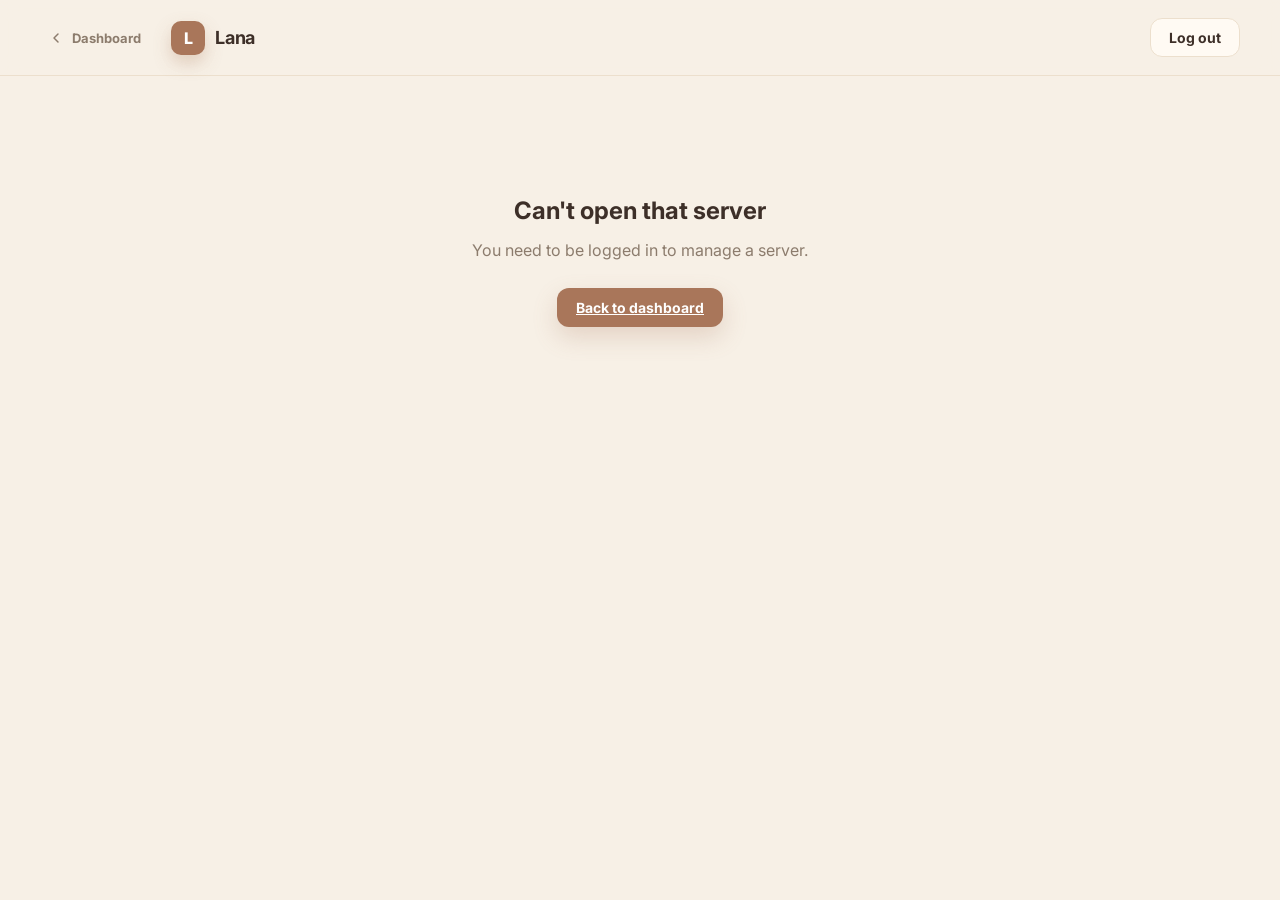
<file: dashboard/manage/index.html>
<!doctype html>
<html lang="en">
  <head>
    <meta charset="UTF-8" />
    <meta name="viewport" content="width=device-width, initial-scale=1.0" />
    <title>Manage Server — Lana</title>
    <link rel="preconnect" href="https://fonts.googleapis.com" />
    <link rel="preconnect" href="https://fonts.gstatic.com" crossorigin />
    <link
      href="https://fonts.googleapis.com/css2?family=Inter:wght@400;500;600;700;800&display=swap"
      rel="stylesheet"
    />
    <link rel="stylesheet" href="../../css/manage.css" />
  </head>
  <body>
    <header class="topbar">
      <div class="topbar-left">
        <a class="back-link" href="../index.html">
          <svg
            width="16"
            height="16"
            viewBox="0 0 24 24"
            fill="none"
            stroke="currentColor"
            stroke-width="2.2"
            stroke-linecap="round"
            stroke-linejoin="round"
          >
            <path d="M15 18l-6-6 6-6" />
          </svg>
          Dashboard
        </a>
        <a class="brand" href="../../index.html">
          <span class="brand-mark">L</span>
          <span class="brand-name">Lana</span>
        </a>
      </div>
      <nav class="top-nav">
        <button id="nav-logout-btn" class="btn btn-ghost">Log out</button>
      </nav>
    </header>

    <main id="app"></main>

    <div id="status-banner" class="status-banner" hidden></div>

    <script src="../../js/manage.js"></script>
  </body>
</html>
</file>
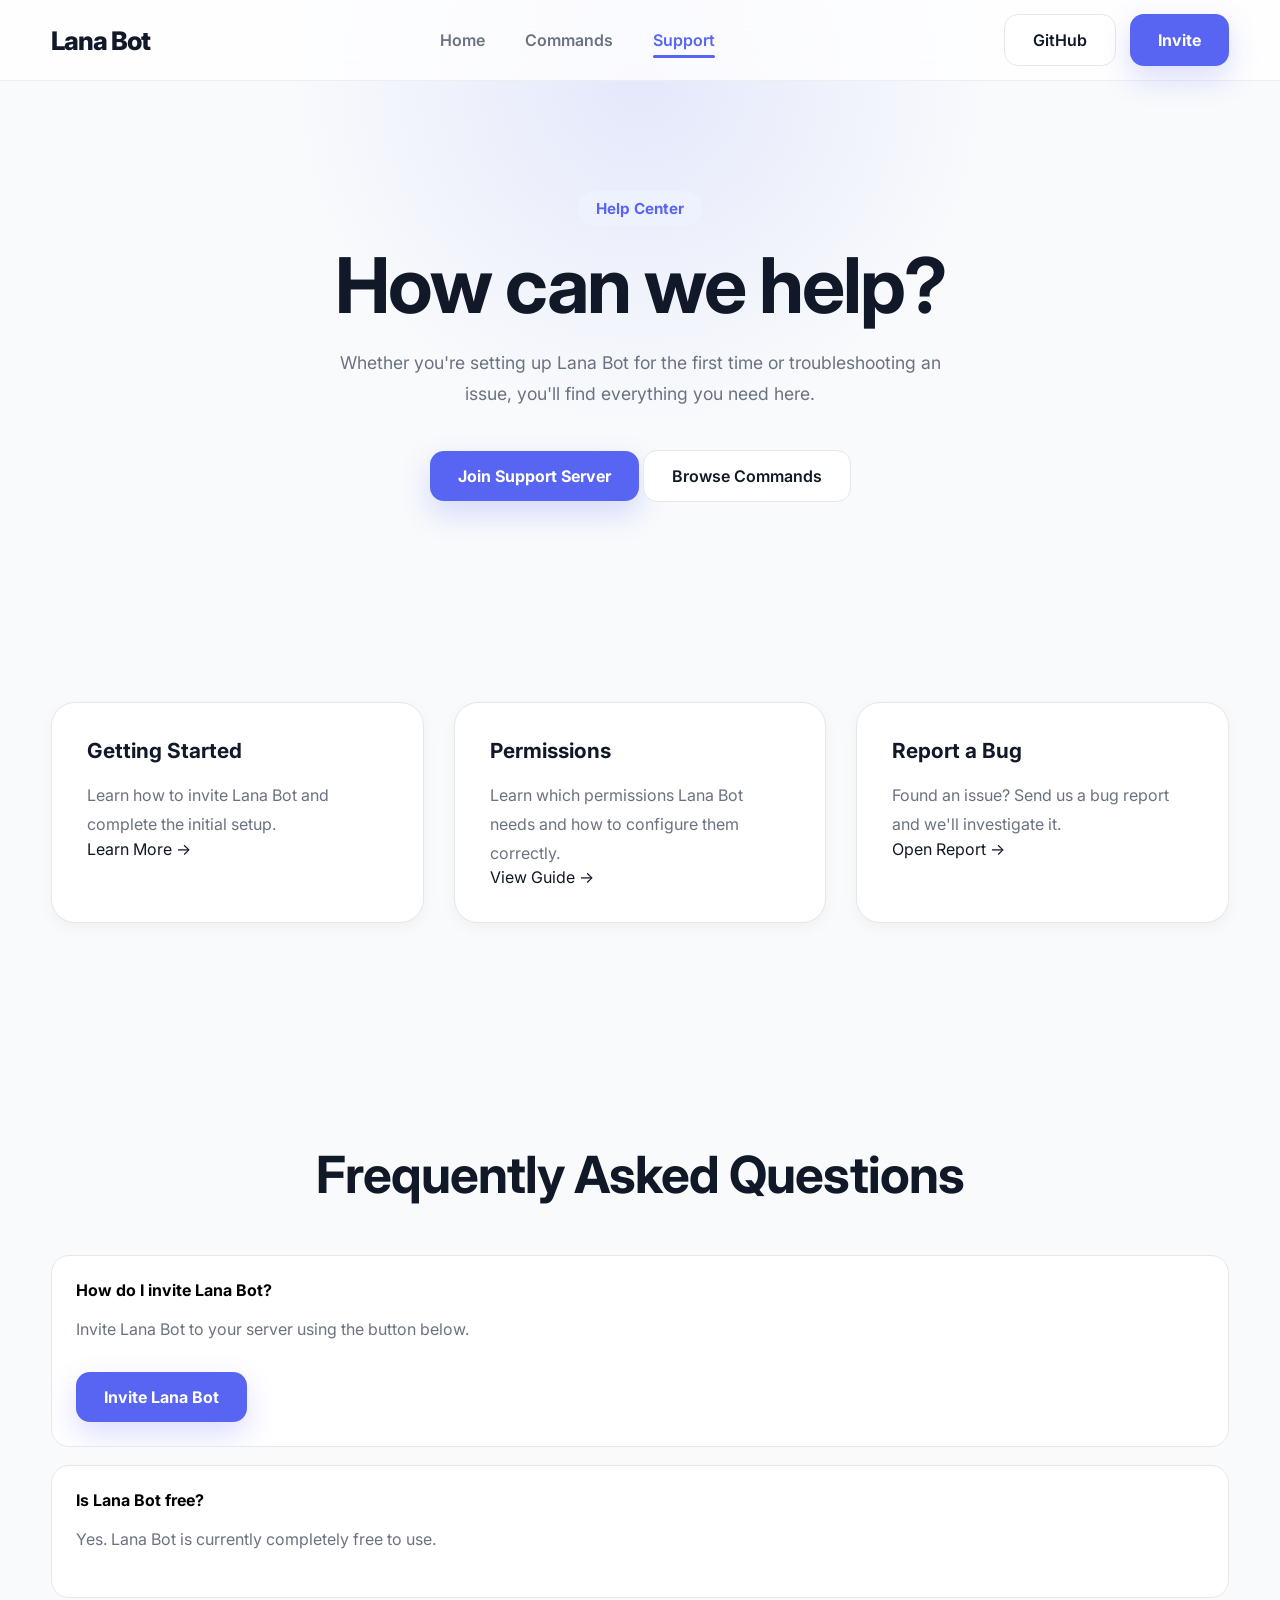
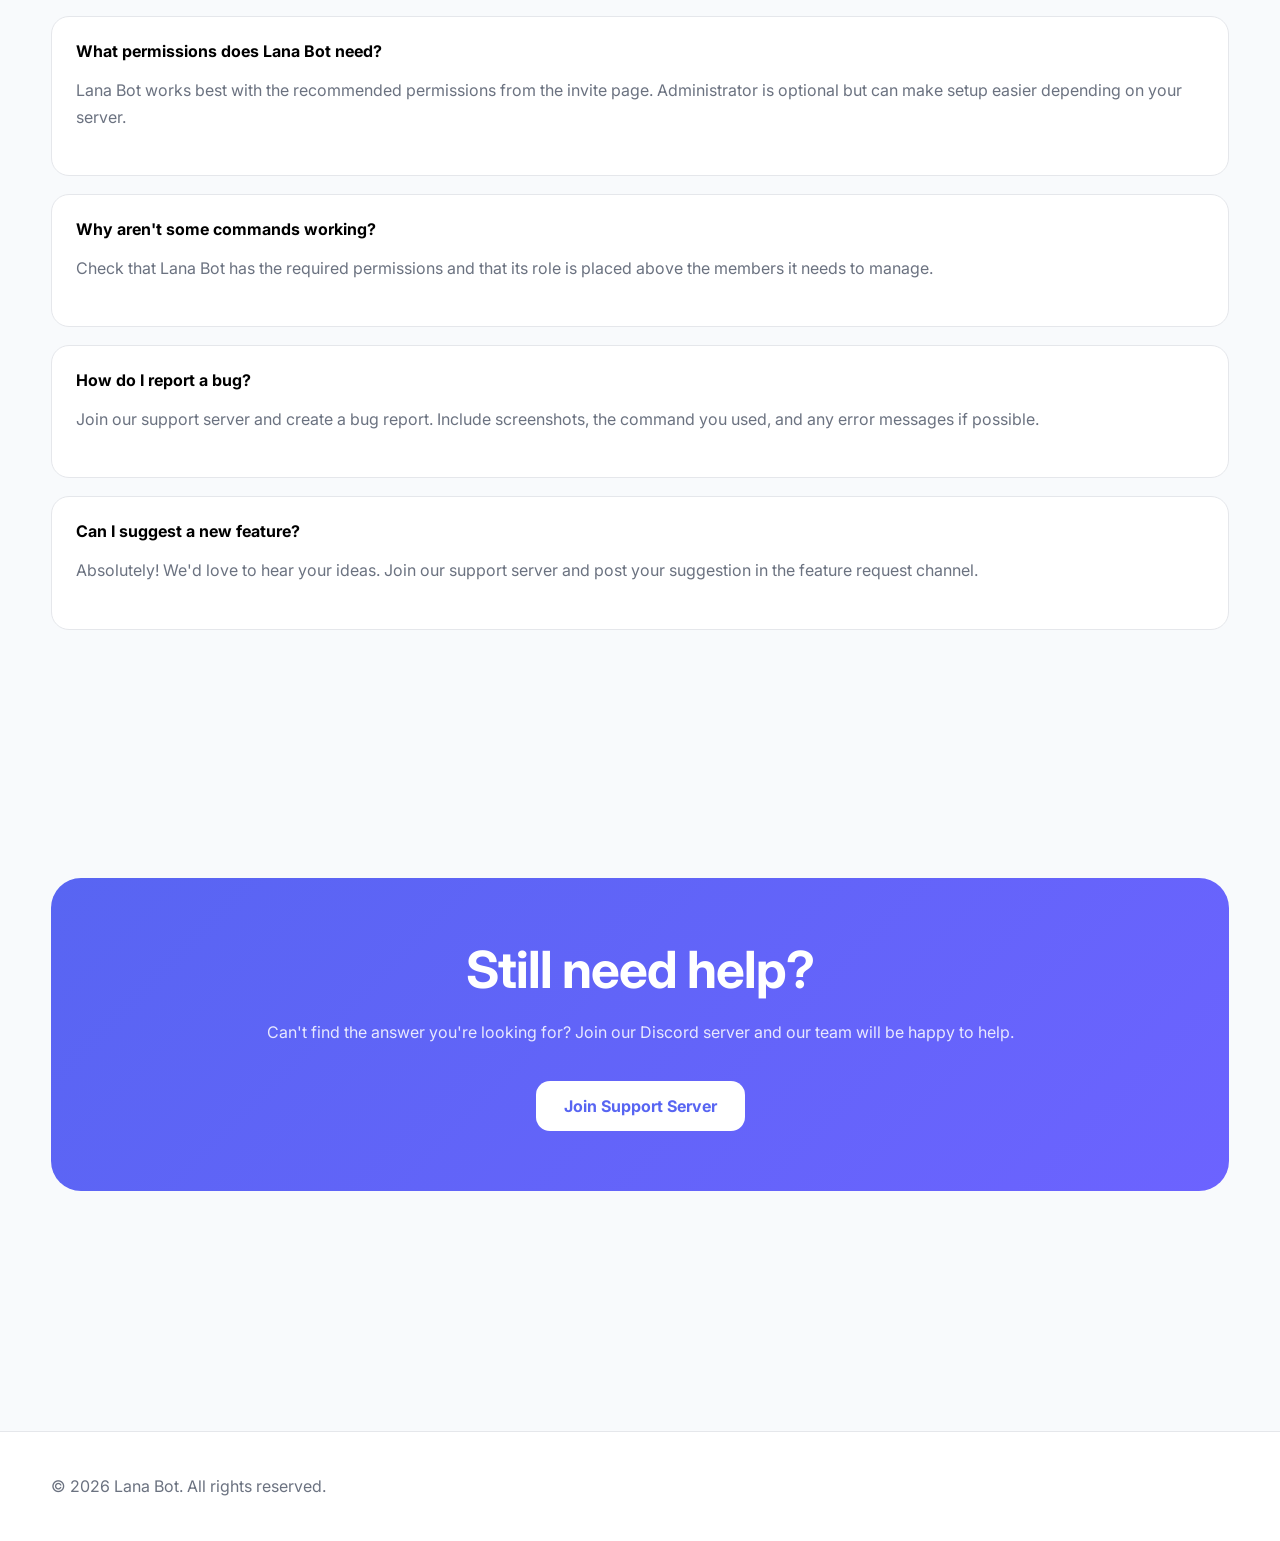
<file: support.html>
<!doctype html>
<html lang="en">
  <head>
    <meta charset="UTF-8" />
    <meta name="viewport" content="width=device-width, initial-scale=1.0" />

    <title>Support • Lana Bot</title>

    <link rel="icon" href="favicon.ico" />

    <link rel="stylesheet" href="css/globals.css" />
    <link rel="stylesheet" href="css/navbar.css" />
    <link rel="stylesheet" href="css/support.css" />
    <link rel="stylesheet" href="css/footer.css" />

    <script defer src="js/app.js"></script>
  </head>

  <body>
    <header>
      <div class="container navbar">
        <a href="index.html" class="logo"> Lana Bot </a>

        <nav class="desktop-nav">
          <a href="index.html">Home</a>

          <a href="commands.html">Commands</a>

          <a class="active" href="support.html">Support</a>
        </nav>

        <div class="desktop-buttons">
          <a
            href="https://github.com/bluenotthecolor"
            class="secondary-btn"
            target="_blank"
            rel="noopener noreferrer"
          >
            GitHub
          </a>

          <a
            href="https://discord.com/oauth2/authorize?client_id=1518226820330291346"
            class="primary-btn"
            target="_blank"
            rel="noopener noreferrer"
          >
            Invite
          </a>
        </div>

        <button class="menu-btn" id="menuBtn">
          <svg width="26" height="26" viewBox="0 0 24 24" fill="none">
            <path
              d="M4 7H20"
              stroke="currentColor"
              stroke-width="2"
              stroke-linecap="round"
            />

            <path
              d="M4 12H20"
              stroke="currentColor"
              stroke-width="2"
              stroke-linecap="round"
            />

            <path
              d="M4 17H20"
              stroke="currentColor"
              stroke-width="2"
              stroke-linecap="round"
            />
          </svg>
        </button>
      </div>
    </header>

    <div class="overlay" id="overlay"></div>

    <aside class="mobile-menu" id="mobileMenu">
      <div class="mobile-header">
        <h2>Lana Bot</h2>

        <button id="closeBtn">✕</button>
      </div>

      <nav class="mobile-nav">
        <a href="index.html">Home</a>

        <a href="commands.html">Commands</a>

        <a class="active" href="support.html">Support</a>

        <a
          href="https://github.com/bluenotthecolor"
          target="_blank"
          rel="noopener noreferrer"
        >
          GitHub
        </a>
      </nav>

      <div class="mobile-bottom">
        <a
          href="https://discord.com/oauth2/authorize?client_id=1518226820330291346"
          class="primary-btn"
          target="_blank"
          rel="noopener noreferrer"
        >
          Invite Bot
        </a>
      </div>
    </aside>

    <main>
      <section class="support-hero">
        <div class="container">
          <span class="badge"> Help Center </span>

          <h1>How can we help?</h1>

          <p>
            Whether you're setting up Lana Bot for the first time or
            troubleshooting an issue, you'll find everything you need here.
          </p>

          <div class="hero-buttons">
            <a
              href="https://discord.gg/B4SuQfKBTf"
              class="primary-btn"
              target="_blank"
              rel="noopener noreferrer"
            >
              Join Support Server
            </a>

            <a href="commands.html" class="secondary-btn"> Browse Commands </a>
          </div>
        </div>
      </section>

      <section class="help-grid">
        <div class="container cards">
          <a href="#" class="card help-card">
            <h3>Getting Started</h3>

            <p>Learn how to invite Lana Bot and complete the initial setup.</p>

            <span> Learn More → </span>
          </a>

          <a href="#" class="card help-card">
            <h3>Permissions</h3>

            <p>
              Learn which permissions Lana Bot needs and how to configure them
              correctly.
            </p>

            <span> View Guide → </span>
          </a>

          <a href="#" class="card help-card">
            <h3>Report a Bug</h3>

            <p>
              Found an issue? Send us a bug report and we'll investigate it.
            </p>

            <span> Open Report → </span>
          </a>
        </div>
      </section>

      <section class="faq">
        <div class="container">
          <h2>Frequently Asked Questions</h2>

          <div class="faq-item">
            <button>How do I invite Lana Bot?</button>

            <p>Invite Lana Bot to your server using the button below.</p>

            <a
              href="https://discord.com/oauth2/authorize?client_id=1518226820330291346"
              class="primary-btn faq-btn"
              target="_blank"
              rel="noopener noreferrer"
            >
              Invite Lana Bot
            </a>
          </div>

          <div class="faq-item">
            <button>Is Lana Bot free?</button>

            <p>Yes. Lana Bot is currently completely free to use.</p>
          </div>

          <div class="faq-item">
            <button>What permissions does Lana Bot need?</button>

            <p>
              Lana Bot works best with the recommended permissions from the
              invite page. Administrator is optional but can make setup easier
              depending on your server.
            </p>
          </div>

          <div class="faq-item">
            <button>Why aren't some commands working?</button>

            <p>
              Check that Lana Bot has the required permissions and that its role
              is placed above the members it needs to manage.
            </p>
          </div>

          <div class="faq-item">
            <button>How do I report a bug?</button>

            <p>
              Join our support server and create a bug report. Include
              screenshots, the command you used, and any error messages if
              possible.
            </p>
          </div>

          <div class="faq-item">
            <button>Can I suggest a new feature?</button>

            <p>
              Absolutely! We'd love to hear your ideas. Join our support server
              and post your suggestion in the feature request channel.
            </p>
          </div>
        </div>
      </section>

      <section class="support-cta">
        <div class="container">
          <div class="cta-box">
            <h2>Still need help?</h2>

            <p>
              Can't find the answer you're looking for? Join our Discord server
              and our team will be happy to help.
            </p>

            <a
              href="https://discord.gg/B4SuQfKBTf"
              class="primary-btn"
              target="_blank"
              rel="noopener noreferrer"
            >
              Join Support Server
            </a>
          </div>
        </div>
      </section>
    </main>

    <footer>
      <div class="container">
        <p>© 2026 Lana Bot. All rights reserved.</p>
      </div>
    </footer>
  </body>
</html>
</file>
<file: css/commands.css>
:root {
  --bg: #f7f0e6;
  --surface: #fffaf3;
  --surface-2: #f2e3d5;
  --border: #ecdfcd;
  --border-strong: #ddc9ae;
  --text: #3d2f28;
  --text-muted: #8c7c6d;
  --accent: #a9765a;
  --accent-hover: #8f6249;
  --accent-soft: rgba(169, 118, 90, 0.14);
  --code-bg: #3d2f28;
  --code-text: #f7f0e6;

  --radius: 14px;
  --radius-lg: 22px;
  --transition: 0.28s ease;

  --shadow-sm: 0 5px 15px rgba(61, 47, 40, 0.06);
  --shadow-md: 0 15px 40px rgba(61, 47, 40, 0.1);
  --shadow-lg: 0 30px 70px rgba(61, 47, 40, 0.16);

  --font-display: "Inter", sans-serif;
  --font-body: "Inter", -apple-system, BlinkMacSystemFont, sans-serif;
}

* {
  box-sizing: border-box;
}

body {
  margin: 0;
  background: var(--bg);
  color: var(--text);
  font-family: var(--font-body);
  -webkit-font-smoothing: antialiased;
}

a {
  color: inherit;
}

/* ==========================================================================
   Topbar (shared pattern)
   ========================================================================== */
.topbar {
  display: flex;
  align-items: center;
  justify-content: space-between;
  padding: 18px 40px;
  border-bottom: 1px solid var(--border);
  background: rgba(247, 240, 230, 0.85);
  backdrop-filter: blur(10px);
  position: sticky;
  top: 0;
  z-index: 40;
}

.brand {
  display: flex;
  align-items: center;
  gap: 10px;
  text-decoration: none;
}

.brand-mark {
  display: grid;
  place-items: center;
  width: 34px;
  height: 34px;
  border-radius: 10px;
  background: var(--accent);
  box-shadow: 0 8px 18px rgba(169, 118, 90, 0.3);
  font-family: var(--font-display);
  font-weight: 800;
  color: #fff;
}

.brand-name {
  font-family: var(--font-display);
  font-weight: 700;
  font-size: 18px;
  letter-spacing: -0.2px;
}

.top-nav {
  display: flex;
  align-items: center;
  gap: 28px;
  font-size: 14px;
}

.top-nav a {
  text-decoration: none;
  color: var(--text-muted);
  font-weight: 600;
  transition: color 0.15s ease;
}

.top-nav a:hover,
.top-nav a.active {
  color: var(--accent);
}

/* ==========================================================================
   Header
   ========================================================================== */
.commands-header {
  max-width: 1140px;
  margin: 0 auto;
  padding: 64px 40px 8px;
  text-align: center;
}

.commands-header h1 {
  font-family: var(--font-display);
  font-size: clamp(2rem, 4vw, 2.7rem);
  letter-spacing: -1px;
  margin: 0 0 14px;
}

.commands-header p {
  color: var(--text-muted);
  font-size: 1rem;
  line-height: 1.7;
  max-width: 56ch;
  margin: 0 auto;
}

.commands-meta {
  font-size: 0.8rem;
  color: var(--text-muted);
  margin-top: 14px;
}

/* ==========================================================================
   Search + category pills
   ========================================================================== */
.commands-controls {
  max-width: 1140px;
  margin: 32px auto 0;
  padding: 0 40px;
  display: flex;
  flex-direction: column;
  gap: 16px;
}

.search-field {
  display: flex;
  align-items: center;
  gap: 10px;
  background: var(--surface);
  border: 1px solid var(--border);
  border-radius: 14px;
  padding: 4px 6px 4px 16px;
  max-width: 480px;
}

.search-field:focus-within {
  border-color: var(--accent);
  box-shadow: 0 0 0 4px var(--accent-soft);
}

.search-field svg {
  flex-shrink: 0;
  color: var(--text-muted);
}

.search-field input {
  flex: 1;
  border: none;
  outline: none;
  background: transparent;
  font-size: 0.92rem;
  padding: 11px 0;
  color: var(--text);
  font-family: var(--font-body);
}

.search-field input::placeholder {
  color: #a8998a;
}

.category-pills {
  display: flex;
  flex-wrap: wrap;
  gap: 8px;
}

.category-pill {
  display: inline-flex;
  align-items: center;
  gap: 7px;
  padding: 8px 15px;
  border-radius: 999px;
  border: 1px solid var(--border);
  background: var(--surface);
  color: var(--text-muted);
  font-size: 0.82rem;
  font-weight: 700;
  cursor: pointer;
  transition: var(--transition);
}

.category-pill:hover {
  border-color: var(--accent);
  color: var(--accent);
}

.category-pill.active {
  background: var(--accent);
  border-color: var(--accent);
  color: #fff;
}

.category-pill .count {
  opacity: 0.75;
  font-weight: 600;
}

/* ==========================================================================
   Category sections + command cards
   ========================================================================== */
.commands-body {
  max-width: 1140px;
  margin: 0 auto;
  padding: 20px 40px 100px;
}

.category-section {
  margin-top: 48px;
}

.category-heading {
  display: flex;
  align-items: center;
  gap: 12px;
  margin-bottom: 18px;
}

.category-icon {
  width: 34px;
  height: 34px;
  border-radius: 10px;
  display: grid;
  place-items: center;
  background: var(--surface-2);
  color: var(--accent);
  flex-shrink: 0;
}

.category-heading h2 {
  font-family: var(--font-display);
  font-size: 1.2rem;
  letter-spacing: -0.4px;
  margin: 0;
}

.category-heading .count-pill {
  font-size: 0.72rem;
  font-weight: 700;
  color: var(--text-muted);
  background: var(--surface-2);
  padding: 3px 10px;
  border-radius: 999px;
}

.command-grid {
  display: grid;
  grid-template-columns: repeat(auto-fill, minmax(270px, 1fr));
  gap: 14px;
}

.command-card {
  padding: 18px 20px;
  background: var(--surface);
  border: 1px solid var(--border);
  border-radius: var(--radius);
  box-shadow: var(--shadow-sm);
  transition:
    border-color 0.15s ease,
    transform 0.15s ease,
    box-shadow 0.15s ease;
}

.command-card:hover {
  border-color: var(--accent);
  transform: translateY(-2px);
  box-shadow: var(--shadow-md);
}

.command-card-top {
  display: flex;
  align-items: flex-start;
  justify-content: space-between;
  gap: 10px;
  margin-bottom: 8px;
}

.command-name {
  font-family: "JetBrains Mono", ui-monospace, monospace;
  font-weight: 700;
  font-size: 0.92rem;
  color: var(--accent);
  word-break: break-word;
}

.group-pill {
  flex-shrink: 0;
  font-size: 0.64rem;
  font-weight: 800;
  letter-spacing: 0.3px;
  text-transform: uppercase;
  padding: 3px 8px;
  border-radius: 999px;
  background: var(--surface-2);
  color: var(--text-muted);
}

.command-desc {
  font-size: 0.84rem;
  color: var(--text-muted);
  line-height: 1.55;
  margin: 0 0 12px;
}

.command-tags {
  display: flex;
  flex-wrap: wrap;
  gap: 6px;
}

.alias-tag {
  font-size: 0.7rem;
  font-weight: 600;
  padding: 3px 9px;
  border-radius: 999px;
  background: var(--field-bg, #f7efe3);
  color: var(--text-muted);
  border: 1px solid var(--border);
}

.perm-tag {
  display: inline-flex;
  align-items: center;
  gap: 4px;
  font-size: 0.7rem;
  font-weight: 700;
  padding: 3px 9px;
  border-radius: 999px;
  background: var(--warn-bg, #fbf1e0);
  color: var(--warn, #a67c3d);
}

.no-results {
  text-align: center;
  color: var(--text-muted);
  padding: 60px 20px;
  font-size: 0.95rem;
}

@media (max-width: 640px) {
  .commands-header,
  .commands-controls,
  .commands-body {
    padding-left: 20px;
    padding-right: 20px;
  }
  .topbar {
    padding: 16px 20px;
  }
}
</file>
<file: css/globals.css>
/* ==========================================
   GOOGLE FONT
========================================== */

@import url("https://fonts.googleapis.com/css2?family=Inter:wght@400;500;600;700;800&display=swap");

/* ==========================================
   ROOT
========================================== */

:root {
  --primary: #5865f2;
  --primary-hover: #4752d6;

  --background: #f8fafc;
  --surface: #ffffff;

  --text: #111827;
  --text-light: #6b7280;

  --border: #e5e7eb;

  --shadow-sm: 0 5px 15px rgba(0, 0, 0, 0.04);
  --shadow-md: 0 15px 40px rgba(0, 0, 0, 0.08);
  --shadow-lg: 0 30px 70px rgba(0, 0, 0, 0.12);

  --radius-sm: 12px;
  --radius: 18px;
  --radius-lg: 28px;

  --transition: 0.28s ease;
}

/* ==========================================
   RESET
========================================== */

* {
  margin: 0;
  padding: 0;
  box-sizing: border-box;
}

html {
  scroll-behavior: smooth;
}

body {
  font-family: "Inter", sans-serif;

  background: var(--background);

  color: var(--text);

  overflow-x: hidden;

  -webkit-font-smoothing: antialiased;
}

/* ==========================================
   DEFAULTS
========================================== */

img {
  display: block;

  max-width: 100%;
}

a {
  text-decoration: none;

  color: inherit;
}

button {
  font-family: inherit;

  cursor: pointer;
}

input {
  font-family: inherit;
}

/* ==========================================
   CONTAINER
========================================== */

.container {
  width: min(1180px, 92%);

  margin: auto;
}

/* ==========================================
   SECTIONS
========================================== */

section {
  padding: 110px 0;
}

/* ==========================================
   BUTTONS
========================================== */

.primary-btn {
  display: inline-flex;

  align-items: center;

  justify-content: center;

  gap: 10px;

  padding: 15px 28px;

  border: none;

  border-radius: 14px;

  background: var(--primary);

  color: white;

  font-weight: 700;

  transition: var(--transition);

  box-shadow: 0 12px 30px rgba(88, 101, 242, 0.22);
}

.primary-btn:hover {
  transform: translateY(-3px);

  background: var(--primary-hover);
}

.secondary-btn {
  display: inline-flex;

  align-items: center;

  justify-content: center;

  padding: 15px 28px;

  border-radius: 14px;

  border: 1px solid var(--border);

  background: white;

  color: var(--text);

  font-weight: 600;

  transition: var(--transition);
}

.secondary-btn:hover {
  transform: translateY(-3px);

  box-shadow: var(--shadow-md);
}

/* ==========================================
   CARD
========================================== */

.card {
  background: var(--surface);

  border: 1px solid var(--border);

  border-radius: 22px;

  box-shadow: var(--shadow-sm);

  transition: var(--transition);
}

.card:hover {
  transform: translateY(-6px);

  box-shadow: var(--shadow-md);
}

/* ==========================================
   BADGE
========================================== */

.badge {
  display: inline-flex;

  align-items: center;

  gap: 8px;

  padding: 8px 18px;

  border-radius: 999px;

  background: #eef2ff;

  color: var(--primary);

  font-size: 0.95rem;

  font-weight: 700;
}

/* ==========================================
   TITLES
========================================== */

h1 {
  font-size: clamp(3rem, 6vw, 5rem);

  line-height: 1.05;

  letter-spacing: -2px;
}

h2 {
  font-size: clamp(2rem, 4vw, 3.2rem);

  letter-spacing: -1px;
}

p {
  color: var(--text-light);

  line-height: 1.8;
}

/* ==========================================
   SCROLLBAR
========================================== */

::-webkit-scrollbar {
  width: 10px;
}

::-webkit-scrollbar-thumb {
  background: #d4d4d8;

  border-radius: 999px;
}

::-webkit-scrollbar-thumb:hover {
  background: #b4b4b8;
}

/* ==========================================
   SELECTION
========================================== */

::selection {
  background: #5865f2;

  color: white;
}

/* ==========================================
   MOBILE
========================================== */

@media (max-width: 900px) {
  section {
    padding: 80px 0;
  }

  .container {
    width: 92%;
  }

  .primary-btn,
  .secondary-btn {
    width: 100%;

    justify-content: center;
  }
}

html,
body {
  width: 100%;
  overflow-x: hidden;
}

*,
*::before,
*::after {
  box-sizing: border-box;
}

img {
  max-width: 100%;
  display: block;
}

@media (max-width: 900px) {
  .cards {
    display: grid;
    grid-template-columns: 1fr;
    gap: 20px;
  }

  .card {
    width: 100%;
  }
}

.highlight {
  position: relative;
  display: inline-block;
  z-index: 1;
}

.highlight::before {
  content: "";

  position: absolute;

  left: -0.08em;
  right: -0.08em;

  bottom: 0.12em;

  height: 0.32em;

  background: #c3cbfd;

  z-index: -1;

  border-radius: 4px;

  transform: rotate(-1deg);
}
</file>
<file: css/navbar.css>
/* ==========================================
   HEADER
========================================== */

header {
  position: sticky;
  top: 0;
  z-index: 1000;

  background: rgba(255, 255, 255, 0.78);
  backdrop-filter: blur(18px);
  -webkit-backdrop-filter: blur(18px);

  border-bottom: 1px solid rgba(229, 231, 235, 0.7);
}

/* ==========================================
   NAVBAR
========================================== */

.navbar {
  height: 80px;

  display: flex;
  align-items: center;
  justify-content: space-between;
}

/* ==========================================
   LOGO
========================================== */

.logo {
  font-size: 1.6rem;

  font-weight: 800;

  letter-spacing: -1px;

  color: var(--text);
}

/* ==========================================
   DESKTOP NAVIGATION
========================================== */

.desktop-nav {
  display: flex;

  gap: 38px;
}

.desktop-nav a {
  position: relative;

  color: var(--text-light);

  font-weight: 600;

  transition: 0.25s;
}

.desktop-nav a:hover {
  color: var(--text);
}

.desktop-nav a.active {
  color: var(--primary);
}

.desktop-nav a.active::after {
  content: "";

  position: absolute;

  left: 0;
  bottom: -8px;

  width: 100%;
  height: 3px;

  background: var(--primary);

  border-radius: 999px;
}

/* ==========================================
   RIGHT BUTTONS
========================================== */

.desktop-buttons {
  display: flex;

  gap: 14px;
}

/* ==========================================
   MENU BUTTON
========================================== */

.menu-btn {
  display: none;

  width: 46px;
  height: 46px;

  border: none;

  border-radius: 14px;

  background: white;

  box-shadow: var(--shadow-sm);

  font-size: 1.5rem;

  transition: 0.25s;
}

.menu-btn:hover {
  transform: scale(1.05);
}

/* ==========================================
   OVERLAY
========================================== */

.overlay {
  position: fixed;

  inset: 0;

  background: rgba(15, 23, 42, 0.35);

  backdrop-filter: blur(6px);
  -webkit-backdrop-filter: blur(6px);

  opacity: 0;
  visibility: hidden;

  transition: 0.3s;

  z-index: 1998;
}

.overlay.show {
  opacity: 1;
  visibility: visible;
}

/* ==========================================
   MOBILE SIDEBAR
========================================== */

.mobile-menu {
  position: fixed;

  top: 0;
  right: -100%;

  width: 320px;
  max-width: 86vw;

  height: 100vh;

  display: flex;
  flex-direction: column;

  background: rgba(255, 255, 255, 0.9);

  backdrop-filter: blur(25px);
  -webkit-backdrop-filter: blur(25px);

  transition: right 0.35s ease;

  z-index: 1999;

  box-shadow: -20px 0 50px rgba(0, 0, 0, 0.08);
}

.mobile-menu.open {
  right: 0;
}

/* ==========================================
   MOBILE HEADER
========================================== */

.mobile-header {
  display: flex;

  justify-content: space-between;

  align-items: center;

  padding: 22px;

  border-bottom: 1px solid var(--border);
}

.mobile-header h2 {
  font-size: 1.35rem;
}

.mobile-header button {
  width: 42px;
  height: 42px;

  border: none;

  border-radius: 12px;

  background: #f3f4f6;

  font-size: 1.2rem;
}

/* ==========================================
   MOBILE NAV
========================================== */

.mobile-nav {
  flex: 1;

  padding: 20px;

  display: flex;

  flex-direction: column;

  gap: 8px;
}

.mobile-nav a {
  padding: 16px 18px;

  border-radius: 14px;

  font-weight: 600;

  transition: 0.25s;
}

.mobile-nav a:hover {
  background: #f3f4f6;
}

.mobile-nav a.active {
  background: #eef2ff;

  color: var(--primary);
}

/* ==========================================
   MOBILE FOOTER
========================================== */

.mobile-bottom {
  padding: 22px;

  border-top: 1px solid var(--border);

  background: rgba(255, 255, 255, 0.65);

  backdrop-filter: blur(18px);

  -webkit-backdrop-filter: blur(18px);
}

.mobile-bottom .primary-btn {
  width: 100%;
}

/* ==========================================
   RESPONSIVE
========================================== */

@media (max-width: 900px) {
  .desktop-nav,
  .desktop-buttons {
    display: none;
  }

  .menu-btn {
    display: flex;

    align-items: center;

    justify-content: center;
  }
}

@media (min-width: 901px) {
  .mobile-menu,
  .overlay {
    display: none;
  }
}

.navbar {
  display: flex;
  align-items: center;
  justify-content: space-between;

  height: 80px;
}

.desktop-nav {
  display: flex;
  gap: 40px;
}

.desktop-buttons {
  display: flex;
  gap: 14px;
}

.menu-btn {
  display: none;
}

@media (max-width: 900px) {
  .desktop-nav,
  .desktop-buttons {
    display: none;
  }

  .menu-btn {
    display: flex;
    align-items: center;
    justify-content: center;
  }
}
</file>
<file: css/support.css>
/* ==========================================
   HERO
========================================== */

.support-hero {
  padding: 110px 0 90px;

  text-align: center;

  position: relative;
}

.support-hero::before {
  content: "";

  position: absolute;

  width: 700px;
  height: 700px;

  border-radius: 50%;

  background: radial-gradient(
    circle,
    rgba(88, 101, 242, 0.12),
    transparent 70%
  );

  top: -350px;
  left: 50%;

  transform: translateX(-50%);

  pointer-events: none;
}

.support-hero .container {
  position: relative;

  z-index: 2;
}

.support-hero h1 {
  margin: 20px 0;
}

.support-hero p {
  max-width: 650px;

  margin: 0 auto 40px;

  font-size: 1.1rem;
}

/* ==========================================
   HELP CARDS
========================================== */

.help-grid {
  padding-bottom: 110px;
}

.cards {
  display: grid;

  grid-template-columns: repeat(3, 1fr);

  gap: 30px;
}

.card {
  padding: 35px;

  border-radius: 24px;

  transition: 0.3s;
}

.card:hover {
  transform: translateY(-8px);

  box-shadow: var(--shadow-lg);
}

.card h3 {
  margin-bottom: 18px;

  font-size: 1.3rem;
}

.card p {
  line-height: 1.8;
}

/* ==========================================
   FAQ
========================================== */

.faq {
  padding-bottom: 120px;
}

.faq h2 {
  text-align: center;

  margin-bottom: 50px;
}

.faq-item {
  background: white;

  border: 1px solid var(--border);

  border-radius: 18px;

  margin-bottom: 18px;

  overflow: hidden;

  transition: 0.3s;
}

.faq-item:hover {
  box-shadow: var(--shadow-md);
}

.faq-item button {
  width: 100%;

  background: none;

  border: none;

  text-align: left;

  padding: 24px;

  font-size: 1rem;

  font-weight: 700;

  cursor: pointer;
}

.faq-item p {
  padding: 0 24px 24px;

  color: var(--text-light);
}

/* ==========================================
   CTA
========================================== */

.support-cta {
  padding-bottom: 120px;
}

.cta-box {
  background: linear-gradient(135deg, #5865f2, #6c63ff);

  border-radius: 30px;

  padding: 60px;

  text-align: center;

  color: white;
}

.cta-box h2 {
  color: white;

  margin-bottom: 18px;
}

.cta-box p {
  color: rgba(255, 255, 255, 0.85);

  margin-bottom: 35px;
}

.cta-box .primary-btn {
  background: white;

  color: #5865f2;

  box-shadow: none;
}

.cta-box .primary-btn:hover {
  background: #f8f8f8;
}

/* ==========================================
   MOBILE
========================================== */

@media (max-width: 900px) {
  .support-hero {
    padding: 80px 0 60px;
  }

  .support-hero h1 {
    font-size: 2.2rem;
  }

  .support-hero p {
    font-size: 1rem;
  }

  .hero-buttons {
    display: flex;
    flex-direction: column;
    gap: 14px;
  }

  .hero-buttons .primary-btn,
  .hero-buttons .secondary-btn {
    width: 100%;
    justify-content: center;
  }

  .cards {
    display: grid;
    grid-template-columns: 1fr !important;
    gap: 20px;
  }

  .card,
  .help-card {
    width: 100%;
    min-height: auto;
  }

  .cta-box {
    padding: 35px 24px;
  }

  .faq-item button {
    padding: 20px;
    font-size: 0.95rem;
  }
}

.faq-item {
  padding: 24px;
}

.faq-item button {
  padding: 0;
  margin-bottom: 16px;
}

.faq-item p {
  padding: 0;
  margin-bottom: 20px;
  line-height: 1.7;
}

.faq-btn {
  display: inline-flex;
  align-items: center;
  justify-content: center;
  margin-top: 8px;
}
</file>
<file: css/footer.css>
footer {
  margin-top: 120px;

  padding: 40px 0;

  border-top: 1px solid #e5e7eb;

  background: white;
}

.footer {
  text-align: center;

  color: #777;
}
</file>
<file: css/manage.css>
/* ==========================================================================
   Manage (per-server) — tokens match css/dashboard.css / the webhook editor
   ========================================================================== */
:root {
  --bg: #f7f0e6;
  --surface: #fffaf3;
  --surface-2: #f2e3d5;
  --border: #ecdfcd;
  --border-strong: #ddc9ae;
  --text: #3d2f28;
  --text-muted: #8c7c6d;
  --accent: #a9765a;
  --accent-hover: #8f6249;
  --accent-soft: rgba(169, 118, 90, 0.14);

  --radius: 14px;
  --radius-lg: 22px;
  --transition: 0.28s ease;

  --shadow-sm: 0 5px 15px rgba(61, 47, 40, 0.06);
  --shadow-md: 0 15px 40px rgba(61, 47, 40, 0.1);
  --shadow-lg: 0 30px 70px rgba(61, 47, 40, 0.16);

  --font-display: "Inter", sans-serif;
  --font-body: "Inter", -apple-system, BlinkMacSystemFont, sans-serif;
}

* {
  box-sizing: border-box;
}

body {
  margin: 0;
  background: var(--bg);
  color: var(--text);
  font-family: var(--font-body);
  -webkit-font-smoothing: antialiased;
}

a {
  color: inherit;
}

/* ==========================================================================
   Topbar
   ========================================================================== */
.topbar {
  display: flex;
  align-items: center;
  justify-content: space-between;
  padding: 18px 40px;
  border-bottom: 1px solid var(--border);
  background: rgba(247, 240, 230, 0.85);
  backdrop-filter: blur(10px);
  position: sticky;
  top: 0;
  z-index: 40;
  gap: 18px;
}

.topbar-left {
  display: flex;
  align-items: center;
  gap: 18px;
  min-width: 0;
}

.back-link {
  display: inline-flex;
  align-items: center;
  gap: 8px;
  font-size: 13px;
  font-weight: 700;
  color: var(--text-muted);
  text-decoration: none;
  padding: 8px 12px 8px 8px;
  border-radius: 10px;
  transition: var(--transition);
  flex-shrink: 0;
}

.back-link:hover {
  color: var(--accent);
  background: var(--surface-2);
}

.brand {
  display: flex;
  align-items: center;
  gap: 10px;
  text-decoration: none;
  flex-shrink: 0;
}

.brand-mark {
  display: grid;
  place-items: center;
  width: 34px;
  height: 34px;
  border-radius: 10px;
  background: var(--accent);
  box-shadow: 0 8px 18px rgba(169, 118, 90, 0.3);
  font-family: var(--font-display);
  font-weight: 800;
  color: #fff;
}

.brand-name {
  font-family: var(--font-display);
  font-weight: 700;
  font-size: 18px;
  letter-spacing: -0.2px;
}

.top-nav {
  display: flex;
  align-items: center;
  gap: 14px;
  flex-shrink: 0;
}

/* ==========================================================================
   Buttons
   ========================================================================== */
.btn {
  display: inline-flex;
  align-items: center;
  gap: 10px;
  font-family: var(--font-body);
  font-weight: 700;
  font-size: 14px;
  border: 1px solid transparent;
  border-radius: 12px;
  padding: 10px 18px;
  cursor: pointer;
  transition:
    transform 0.15s ease,
    background 0.15s ease,
    border-color 0.15s ease,
    box-shadow 0.15s ease;
}
.btn:focus-visible {
  outline: 2px solid var(--accent);
  outline-offset: 2px;
}
.btn-primary {
  background: var(--accent);
  color: #fff;
  box-shadow: 0 10px 24px rgba(169, 118, 90, 0.24);
}
.btn-primary:hover {
  transform: translateY(-2px);
  background: var(--accent-hover);
}
.btn-ghost {
  background: var(--surface);
  border-color: var(--border);
  color: var(--text);
}
.btn-ghost:hover {
  transform: translateY(-2px);
  box-shadow: var(--shadow-sm);
  border-color: var(--accent);
}

/* ==========================================================================
   Server header
   ========================================================================== */
.server-header {
  max-width: 1140px;
  margin: 0 auto;
  padding: 44px 40px 8px;
  display: flex;
  align-items: center;
  gap: 18px;
}

.server-icon,
.server-icon-fallback {
  width: 64px;
  height: 64px;
  border-radius: 18px;
  flex-shrink: 0;
  object-fit: cover;
  border: 1px solid var(--border);
}

.server-icon-fallback {
  display: grid;
  place-items: center;
  background: var(--accent);
  color: #fff;
  font-family: var(--font-display);
  font-weight: 800;
  font-size: 1.4rem;
}

.server-meta {
  min-width: 0;
}

.server-name {
  font-family: var(--font-display);
  font-size: clamp(1.3rem, 3vw, 1.8rem);
  font-weight: 700;
  letter-spacing: -0.5px;
  margin: 0 0 6px;
  white-space: nowrap;
  overflow: hidden;
  text-overflow: ellipsis;
}

.server-role-badge {
  display: inline-flex;
  align-items: center;
  gap: 6px;
  font-size: 0.78rem;
  font-weight: 700;
  color: var(--accent);
  background: var(--surface-2);
  padding: 5px 12px;
  border-radius: 999px;
}

/* ==========================================================================
   Module grid
   ========================================================================== */
.module-section {
  max-width: 1140px;
  margin: 0 auto;
  padding: 32px 40px 90px;
}

.module-section-title {
  font-family: var(--font-display);
  font-size: clamp(1.1rem, 2vw, 1.3rem);
  letter-spacing: -0.5px;
  margin: 0 0 20px;
}

.module-grid {
  display: grid;
  grid-template-columns: repeat(auto-fill, minmax(260px, 1fr));
  gap: 16px;
}

.module-card {
  display: flex;
  flex-direction: column;
  gap: 14px;
  padding: 22px;
  background: var(--surface);
  border: 1px solid var(--border);
  border-radius: var(--radius-lg);
  box-shadow: var(--shadow-sm);
  text-decoration: none;
  color: var(--text);
  transition:
    border-color 0.15s ease,
    transform 0.15s ease,
    box-shadow 0.15s ease;
}

.module-card.is-live:hover {
  border-color: var(--accent);
  transform: translateY(-3px);
  box-shadow: var(--shadow-md);
}

.module-card.is-soon {
  cursor: default;
  opacity: 0.72;
}

.module-icon {
  width: 42px;
  height: 42px;
  border-radius: 12px;
  display: grid;
  place-items: center;
  background: var(--surface-2);
  color: var(--accent);
}

.module-card-top {
  display: flex;
  align-items: flex-start;
  justify-content: space-between;
  gap: 10px;
}

.module-title {
  font-weight: 700;
  font-size: 0.98rem;
  margin: 0 0 4px;
}

.module-desc {
  font-size: 0.84rem;
  color: var(--text-muted);
  line-height: 1.55;
  margin: 0;
}

.module-pill {
  font-size: 0.68rem;
  font-weight: 800;
  letter-spacing: 0.3px;
  text-transform: uppercase;
  padding: 4px 9px;
  border-radius: 999px;
  flex-shrink: 0;
  white-space: nowrap;
}

.module-pill.live {
  background: var(--success-bg, #eef4e6);
  color: var(--success, #6f8f57);
}

.module-pill.soon {
  background: var(--surface-2);
  color: var(--text-muted);
}

/* ==========================================================================
   Empty / auth-guard state
   ========================================================================== */
.guard-state {
  max-width: 480px;
  margin: 120px auto;
  text-align: center;
  padding: 0 24px;
}

.guard-state h1 {
  font-family: var(--font-display);
  font-size: 1.5rem;
  margin: 0 0 12px;
}

.guard-state p {
  color: var(--text-muted);
  line-height: 1.7;
  margin: 0 0 24px;
}

/* ==========================================================================
   Status banner
   ========================================================================== */
.status-banner {
  position: fixed;
  left: 50%;
  bottom: 28px;
  transform: translateX(-50%);
  background: var(--text);
  color: #fff;
  font-size: 0.86rem;
  font-weight: 600;
  padding: 13px 22px;
  border-radius: 12px;
  box-shadow: var(--shadow-lg);
  z-index: 100;
}

@media (max-width: 640px) {
  .topbar {
    padding: 16px 20px;
  }
  .server-header,
  .module-section {
    padding-left: 20px;
    padding-right: 20px;
  }
}
</file>
